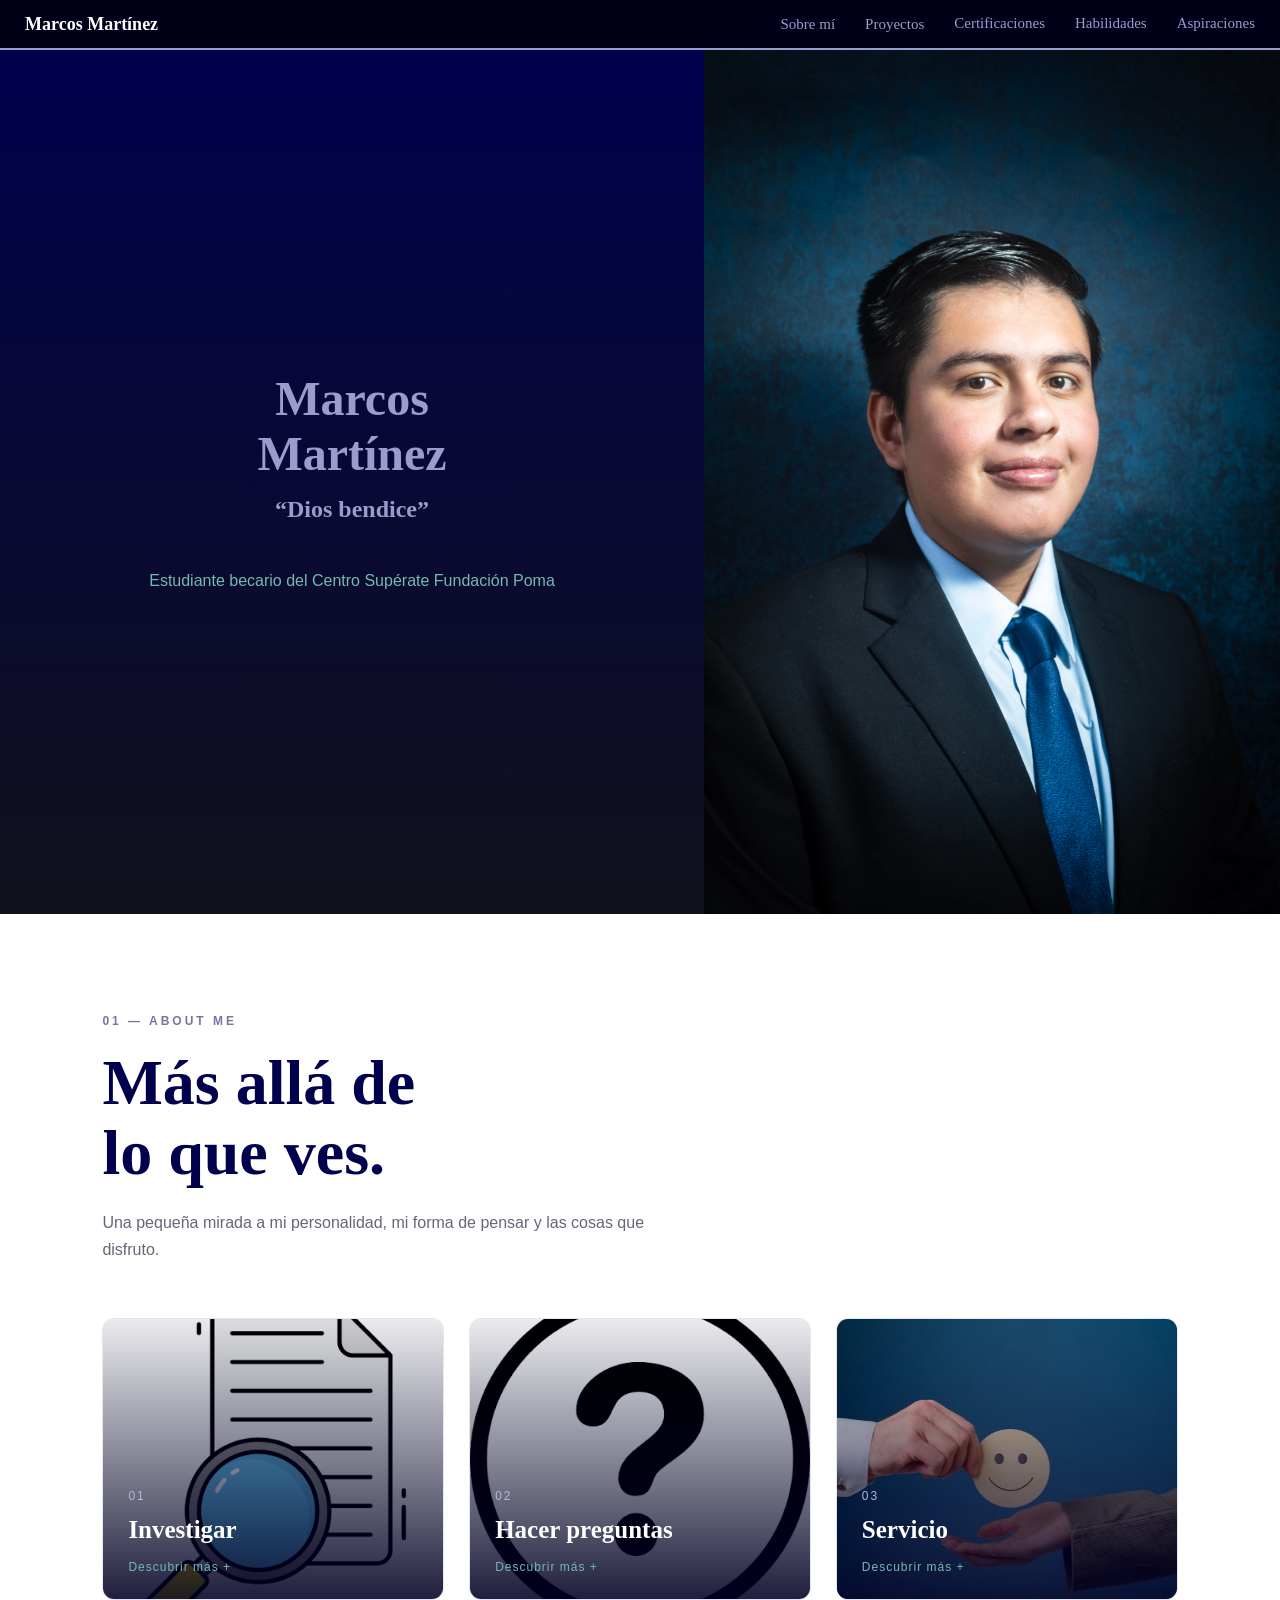
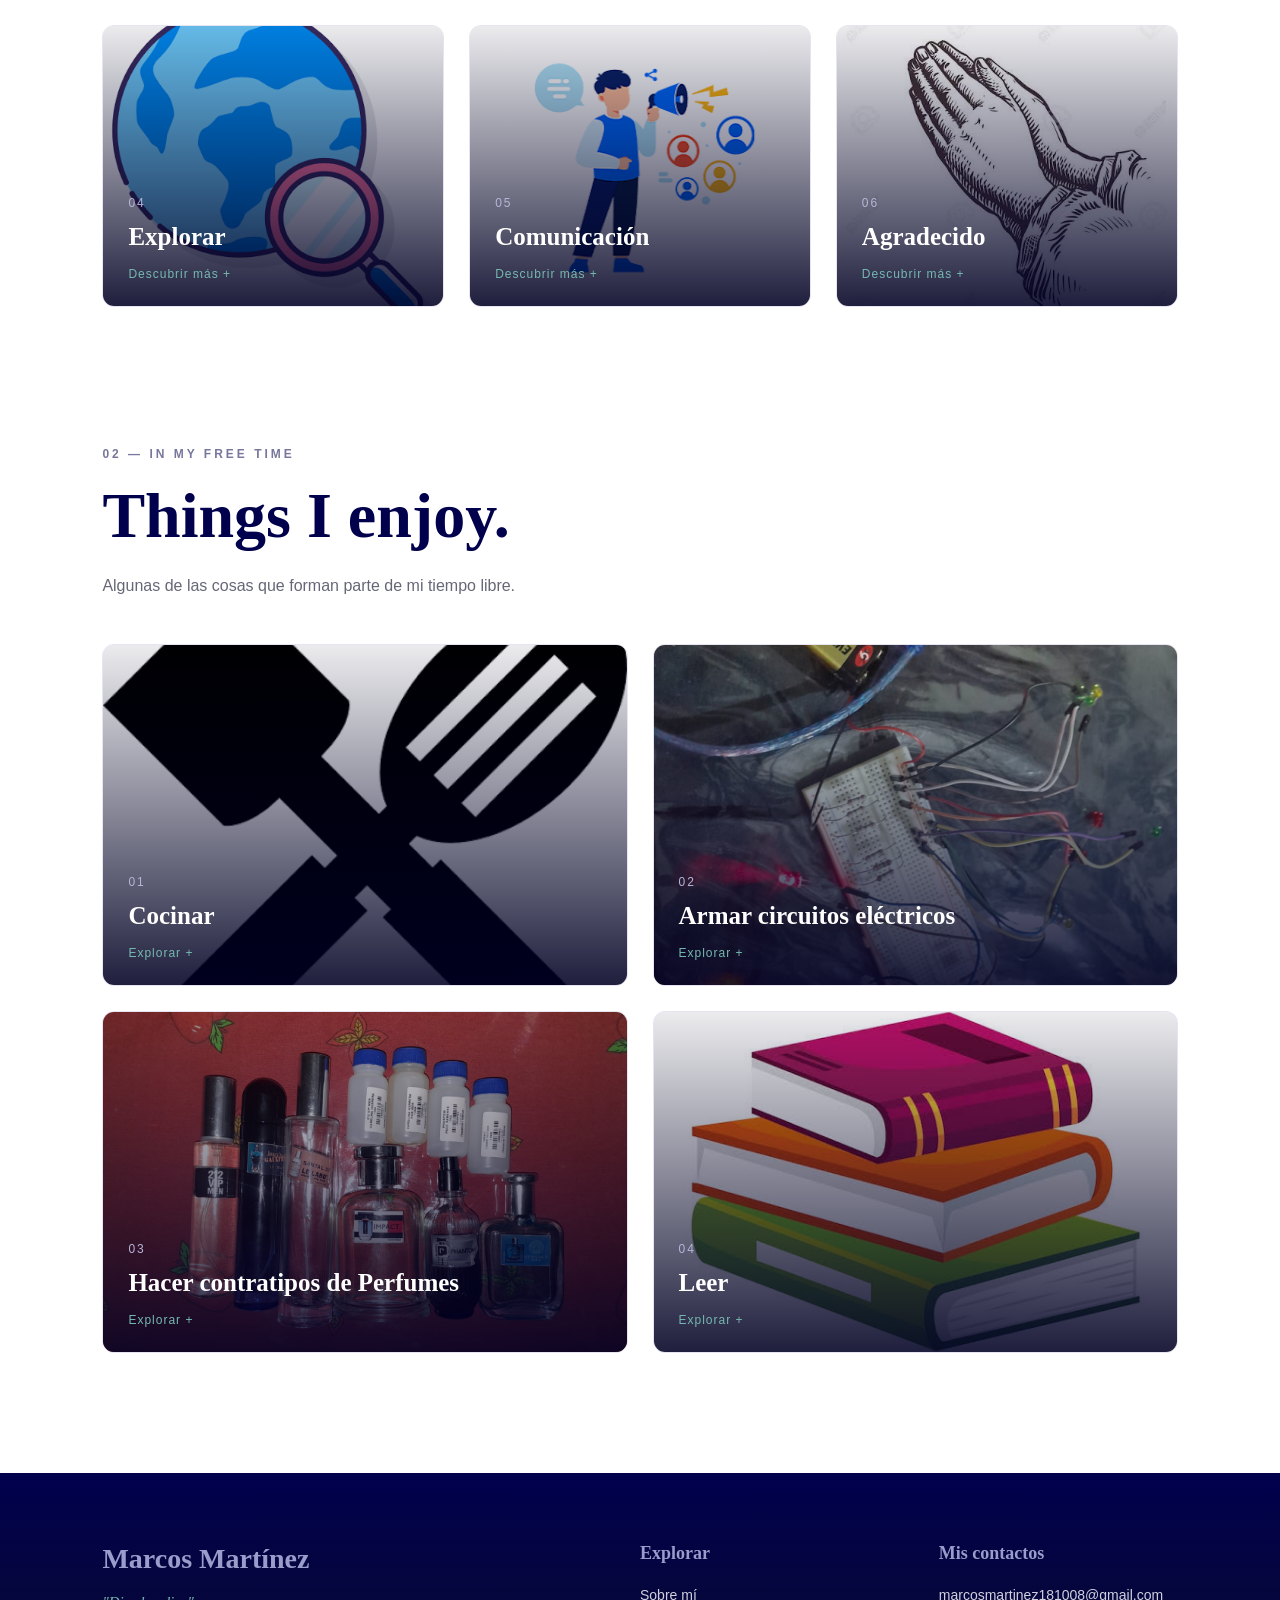
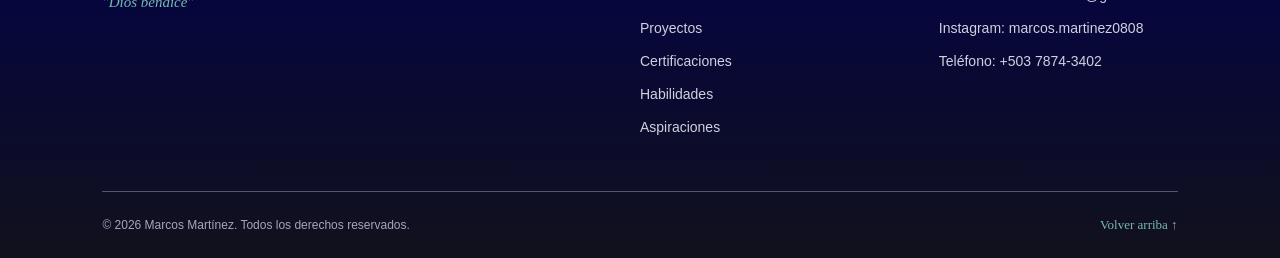
<file: index.html>
<!DOCTYPE html>
<html lang="es">

<head>
    <meta charset="UTF-8">
    <meta name="viewport" content="width=device-width, initial-scale=1.0">

    <link rel="stylesheet" href="style.css">
    <link rel="icon" type="image/x-icon" href="assets/Fotitos/Marca personal.png">
    

    <title>Marcos Martínez | Portafolio</title>
</head>

<body  id="top"></body>

    <!-- CONTENEDOR GENERAL -->
    <div class="page-background">

        <!-- CÍRCULOS DECORATIVOS -->
        <div class="falling-circle circle-1"></div>
        <div class="falling-circle circle-2"></div>
        <div class="falling-circle circle-3"></div>
        <div class="falling-circle circle-4"></div>
        <div class="falling-circle circle-5"></div>
        <div class="falling-circle circle-6"></div>

        <!-- NAVBAR -->
        <header class="navbar">

            <div class="logo">
                Marcos Martínez
            </div>

            <nav>
                <ul class="menu">
                    <li><a href="#about">Sobre mí</a></li>
                    <li><a href="projects.html">Proyectos</a></li>
                    <a href="certifications.html">Certificaciones</a>
                    <a href="skills.html">Habilidades</a>
                    <a href="aspirations.html">Aspiraciones</a>
                </ul>
            </nav>

        </header>

        <!-- SECCIÓN DE PRESENTACIÓN -->
        <section class="hero">

            <div class="hero-content">

                <div class="intro">

                    <h1>Marcos<br>Martínez</h1>

                    <h2>“Dios bendice”</h2>

                    <p>
                        Estudiante becario del Centro
                        Supérate Fundación Poma
                    </p>

                </div>

                <div class="hero-image">

                    <img
                        src="assets/Fotitos/Marcos.jpg"
                        alt="Fotografía de presentación de Marcos"
                    >

                </div>

            </div>

        </section>


        <!-- NUEVA SECCIÓN: SOBRE MÍ -->
        <section class="about-section" id="about">

            <div class="about-container">

                <!-- ENCABEZADO -->
                <div class="section-heading">

                    <span class="section-label">
                        01 — ABOUT ME
                    </span>

                    <h2>
                        Más allá de<br>
                        lo que ves.
                    </h2>

                    <p>
                        Una pequeña mirada a mi personalidad,
                        mi forma de pensar y las cosas que disfruto.
                    </p>

                </div>


                <!-- CARACTERÍSTICAS -->
                <div class="traits-grid">


                    <!-- TARJETA 1 -->
                    <article class="trait-card">

                        <button
                            class="card-trigger"
                            aria-expanded="false"
                            aria-controls="trait-detail-1"
                        >

                            <img
                                src="assets/Fotitos/Investigación.png"
                                alt="Representación de curiosidad"
                            >

                            <div class="card-overlay"></div>

                            <div class="card-content">

                                <span class="card-number">01</span>

                                <h3>Investigar</h3>

                                <span class="card-hint">
                                    Descubrir más +
                                </span>

                            </div>

                        </button>

                        <div
                            class="card-details"
                            id="trait-detail-1"
                            hidden
                        >

                            <p>
                                Me gusta investigar, ya que creo que ir buscando nuevos conocimientos,
                                es como ir descenterrando un tesoro en cada uno de nosotros.
                            </p>

                        </div>

                    </article>


                    <!-- TARJETA 2 -->
                    <article class="trait-card">

                        <button
                            class="card-trigger"
                            aria-expanded="false"
                            aria-controls="trait-detail-2"
                        >

                            <img
                                src="assets/Fotitos/pregunta.png"
                                alt="Representación del pensamiento analítico"
                            >

                            <div class="card-overlay"></div>

                            <div class="card-content">

                                <span class="card-number">02</span>

                                <h3>Hacer preguntas</h3>

                                <span class="card-hint">
                                    Descubrir más +
                                </span>

                            </div>

                        </button>

                        <div
                            class="card-details"
                            id="trait-detail-2"
                            hidden
                        >

                            <p>
                                Creo que cuestionar, es la llave ante del conocimiento y nos libera 
                                del engaño.
                            </p>

                        </div>

                    </article>


                    <!-- TARJETA 3 -->
                    <article class="trait-card">

                        <button
                            class="card-trigger"
                            aria-expanded="false"
                            aria-controls="trait-detail-3"
                        >

                            <img
                                src="assets/Fotitos/servicio.jpg"
                                alt="Representación de disciplina"
                            >

                            <div class="card-overlay"></div>

                            <div class="card-content">

                                <span class="card-number">03</span>

                                <h3>Servicio</h3>

                                <span class="card-hint">
                                    Descubrir más +
                                </span>

                            </div>

                        </button>

                        <div
                            class="card-details"
                            id="trait-detail-3"
                            hidden
                        >

                            <p>
                                Estar presente cuando las personas necesitan ayuda, es una de mis mayores fortalezas y
                                motivaciones.
                            </p>

                        </div>

                    </article>


                    <!-- TARJETA 4 -->
                    <article class="trait-card">

                        <button
                            class="card-trigger"
                            aria-expanded="false"
                            aria-controls="trait-detail-4"
                        >

                            <img
                                src="assets/Fotitos/explorar.png"
                                alt="Representación de liderazgo"
                            >

                            <div class="card-overlay"></div>

                            <div class="card-content">

                                <span class="card-number">04</span>

                                <h3>Explorar</h3>

                                <span class="card-hint">
                                    Descubrir más +
                                </span>

                            </div>

                        </button>

                        <div
                            class="card-details"
                            id="trait-detail-4"
                            hidden
                        >

                            <p>
                                No me gusta quedarme en un solo lugar en un mundo 
                                que espera ser descubierto.
                            </p>

                        </div>

                    </article>


                    <!-- TARJETA 5 -->
                    <article class="trait-card">

                        <button
                            class="card-trigger"
                            aria-expanded="false"
                            aria-controls="trait-detail-5"
                        >

                            <img
                                src="assets/Fotitos/comunicación.png"
                                alt="Representación de comunicación"
                            >

                            <div class="card-overlay"></div>

                            <div class="card-content">

                                <span class="card-number">05</span>

                                <h3>Comunicación</h3>

                                <span class="card-hint">
                                    Descubrir más +
                                </span>

                            </div>

                        </button>

                        <div
                            class="card-details"
                            id="trait-detail-5"
                            hidden
                        >

                            <p>
                                Valoro expresar mis ideas con claridad,
                                compartir conocimientos y escuchar, así mismo, 
                                escuchar a las personas que me rodean.
                                
                            </p>

                        </div>

                    </article>


                    <!-- TARJETA 6 -->
                    <article class="trait-card">

                        <button
                            class="card-trigger"
                            aria-expanded="false"
                            aria-controls="trait-detail-6"
                        >

                            <img
                                src="assets/Fotitos/agradecido.jpg"
                                alt="Representación de servicio"
                            >

                            <div class="card-overlay"></div>

                            <div class="card-content">

                                <span class="card-number">06</span>

                                <h3>Agradecido</h3>

                                <span class="card-hint">
                                    Descubrir más +
                                </span>

                            </div>

                        </button>

                        <div
                            class="card-details"
                            id="trait-detail-6"
                            hidden
                        >

                            <p>
                                Le doy gracias a Dios por darme la oportunidad de hacer algo nuevo y seguir mejorando en 
                                mi vida, asi mismo a las personas que conozco en el camino y que lo conforman.
                            </p>

                        </div>

                    </article>

                </div>


                <!-- SECCIÓN DE HOBBIES -->
                <div class="hobbies-section">

                    <div class="section-heading hobbies-heading">

                        <span class="section-label">
                            02 — IN MY FREE TIME
                        </span>

                        <h2>
                            Things I enjoy.
                        </h2>

                        <p>
                            Algunas de las cosas que forman parte
                            de mi tiempo libre.
                        </p>

                    </div>


                    <!-- GRID DE HOBBIES -->
                    <div class="hobbies-grid">


                        <!-- HOBBY 1 -->
                        <article class="hobby-card">

                            <button
                                class="card-trigger"
                                aria-expanded="false"
                                aria-controls="hobby-detail-1"
                            >

                                <img
                                    src="assets/Fotitos/Cocina.png"
                                    alt="Hobby número uno"
                                >

                                <div class="card-overlay"></div>

                                <div class="card-content">

                                    <span class="card-number">01</span>

                                    <h3>Cocinar</h3>

                                    <span class="card-hint">
                                        Explorar +
                                    </span>

                                </div>

                            </button>

                            <div
                                class="card-details"
                                id="hobby-detail-1"
                                hidden
                            >

                                <p>
                                    Cocinar en un arte, lema y una manera de expresar el amor y cariño que tengo 
                                    de mi familia y ver como lo disfrutan es una gra sastisacción.
                                
                                </p>

                            </div>

                        </article>


                        <!-- HOBBY 2 -->
                        <article class="hobby-card">

                            <button
                                class="card-trigger"
                                aria-expanded="false"
                                aria-controls="hobby-detail-2"
                            >

                                <img
                                    src="assets/Fotitos/Circuito.jpg"
                                    alt="Hobby número dos"
                                >

                                <div class="card-overlay"></div>

                                <div class="card-content">

                                    <span class="card-number">02</span>

                                    <h3>Armar circuitos eléctricos</h3>

                                    <span class="card-hint">
                                        Explorar +
                                    </span>

                                </div>

                            </button>

                            <div
                                class="card-details"
                                id="hobby-detail-2"
                                hidden
                            >

                                <p>
                                    Desde el año pasado, me ha interesado el área de los circuitos, sus funcionamientos
                                    y aplicaciones, por ello, de vez en cuando, armo un pequeño circuito.
                                </p>

                            </div>

                        </article>


                        <!-- HOBBY 3 -->
                        <article class="hobby-card">

                            <button
                                class="card-trigger"
                                aria-expanded="false"
                                aria-controls="hobby-detail-3"
                            >

                                <img
                                    src="assets/Fotitos/Perfumitos.jpg"
                                    alt="Hobby número tres"
                                >

                                <div class="card-overlay"></div>

                                <div class="card-content">

                                    <span class="card-number">03</span>

                                    <h3>Hacer contratipos de Perfumes</h3>

                                    <span class="card-hint">
                                        Explorar +
                                    </span>

                                </div>

                            </button>

                            <div
                                class="card-details"
                                id="hobby-detail-3"
                                hidden
                            >

                                <p>
                                    He perfeccionado este hobby, me gusta hacer estos contratipos.
                                </p>

                            </div>

                        </article>


                        <!-- HOBBY 4 -->
                        <article class="hobby-card">

                            <button
                                class="card-trigger"
                                aria-expanded="false"
                                aria-controls="hobby-detail-4"
                            >

                                <img
                                    src="assets/Fotitos/libro.jpg"
                                    alt="Hobby número cuatro"
                                >

                                <div class="card-overlay"></div>

                                <div class="card-content">

                                    <span class="card-number">04</span>

                                    <h3>Leer</h3>

                                    <span class="card-hint">
                                        Explorar +
                                    </span>

                                </div>

                            </button>

                            <div
                                class="card-details"
                                id="hobby-detail-4"
                                hidden
                            >

                                <p>
                                    Me gusta leer aunque sea un poco de cada cosa, incluso,
                                    cosas minimas e innecesarias, pero me gusta leer.
                                </p>

                            </div>

                        </article>

                    </div>

                </div>

            </div>

        </section>

    </div>


    <script src="script.js"></script>


<!-- ============================= -->
<!-- FOOTER                        -->
<!-- ============================= -->

<footer class="footer" id="contact">

    <div class="footer-container">

        <!-- IDENTIDAD -->
        <div class="footer-brand">

            <h2>Marcos Martínez</h2>

           

            <span class="footer-quote">
                "Dios bendice"
            </span>

        </div>


        <!-- NAVEGACIÓN -->
        <div class="footer-column">

            <h3>Explorar</h3>

            <ul>
                <li><a href="#about">Sobre mí</a></li>
                <li><a href="#projects">Proyectos</a></li>
                <li><a href="#certifications">Certificaciones</a></li>
                <li><a href="#skills">Habilidades</a></li>
                <li><a href="#aspirations">Aspiraciones</a></li>
            </ul>

        </div>


       
        <div class="footer-column">

            <h3>Mis contactos</h3>

            <ul>
                <li>
                    <a href="mailto:TU_CORREO">
                        marcosmartinez181008@gmail.com
                    </a>
                </li>

                <li>
                    <a href="https://www.linkedin.com/"
                       target="_blank"
                       rel="noopener noreferrer">
                        Instagram:
                        marcos.martinez0808
                    </a>
                </li>

                <li>
                    <a href="https://github.com/"
                       target="_blank"
                       rel="noopener noreferrer">
                        Teléfono:
                        +503 7874-3402
                    </a>
                </li>
            </ul>

        </div>

    </div>


    
    <div class="footer-bottom">

        <p>
            © 2026 Marcos Martínez. Todos los derechos reservados.
        </p>

        <a href="#top" class="back-to-top">
            Volver arriba ↑
        </a>

    </div>

</footer>

</body>

</html>
</file>
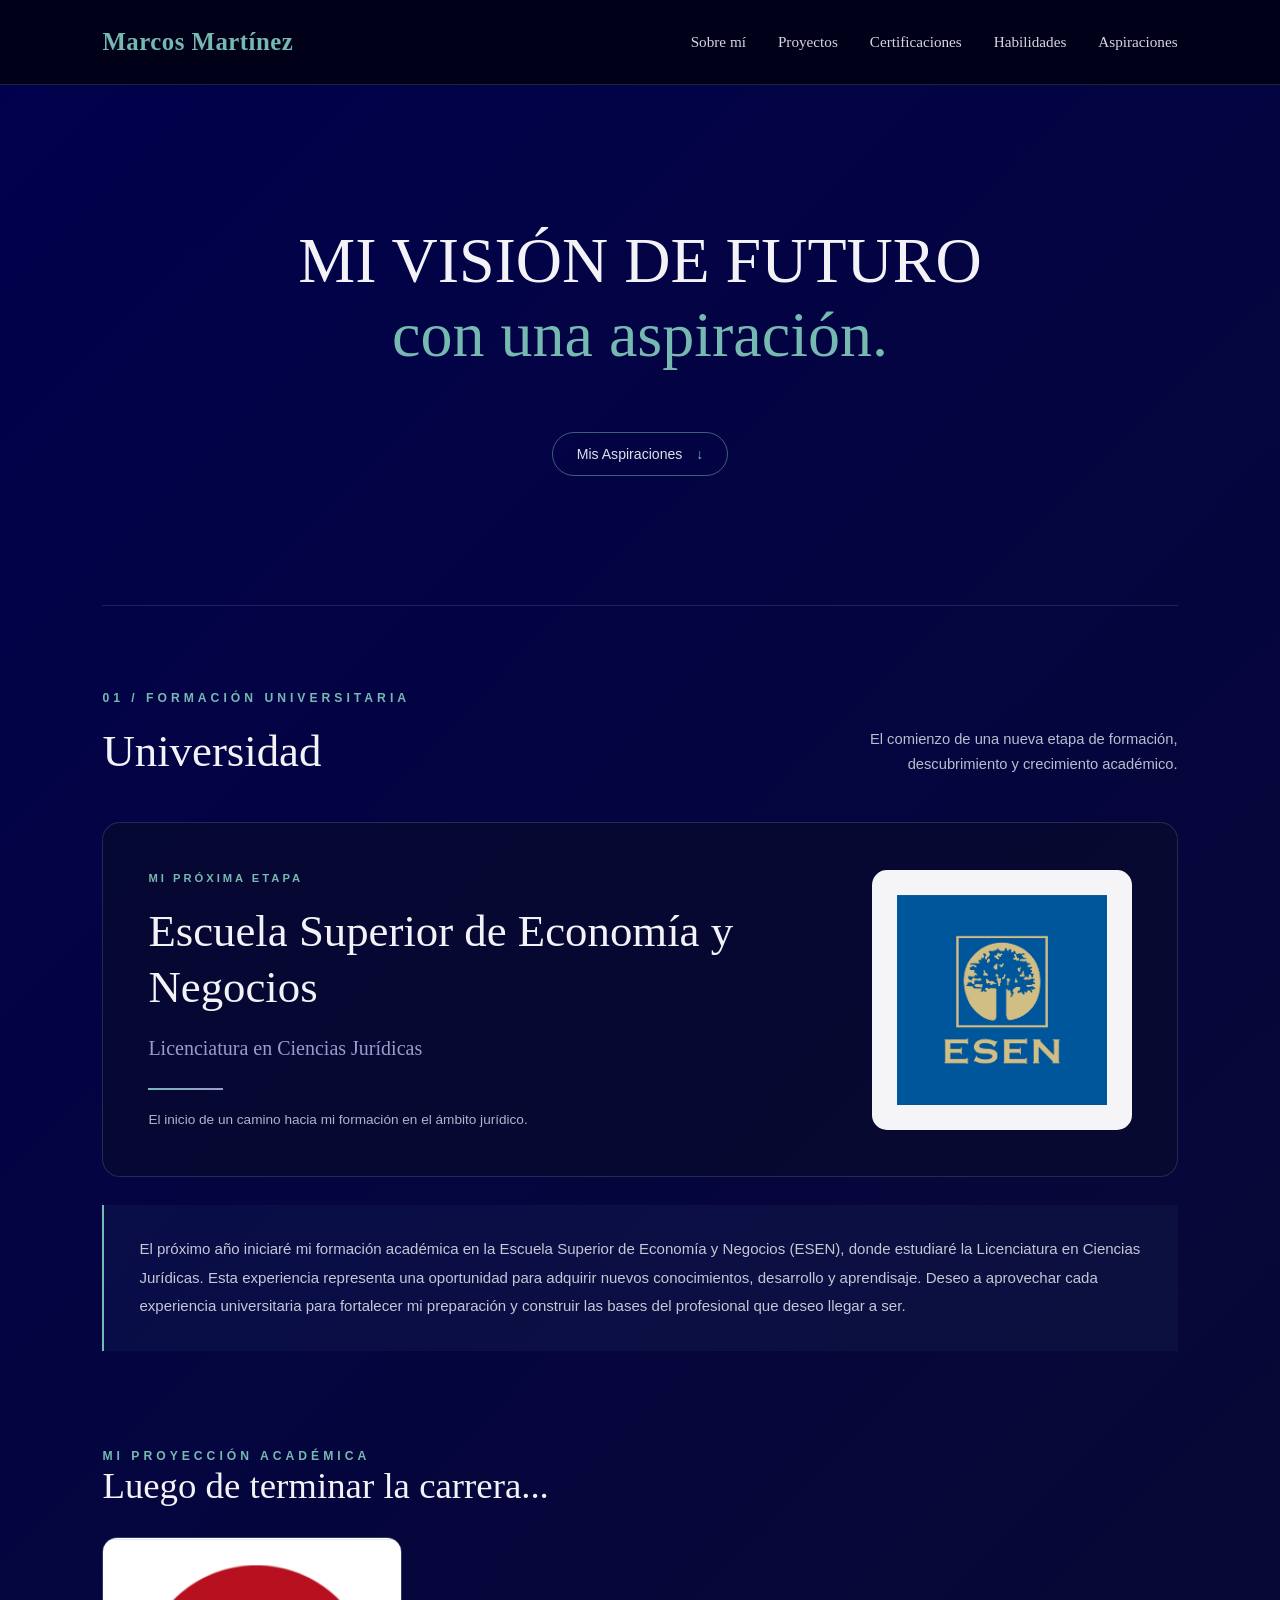
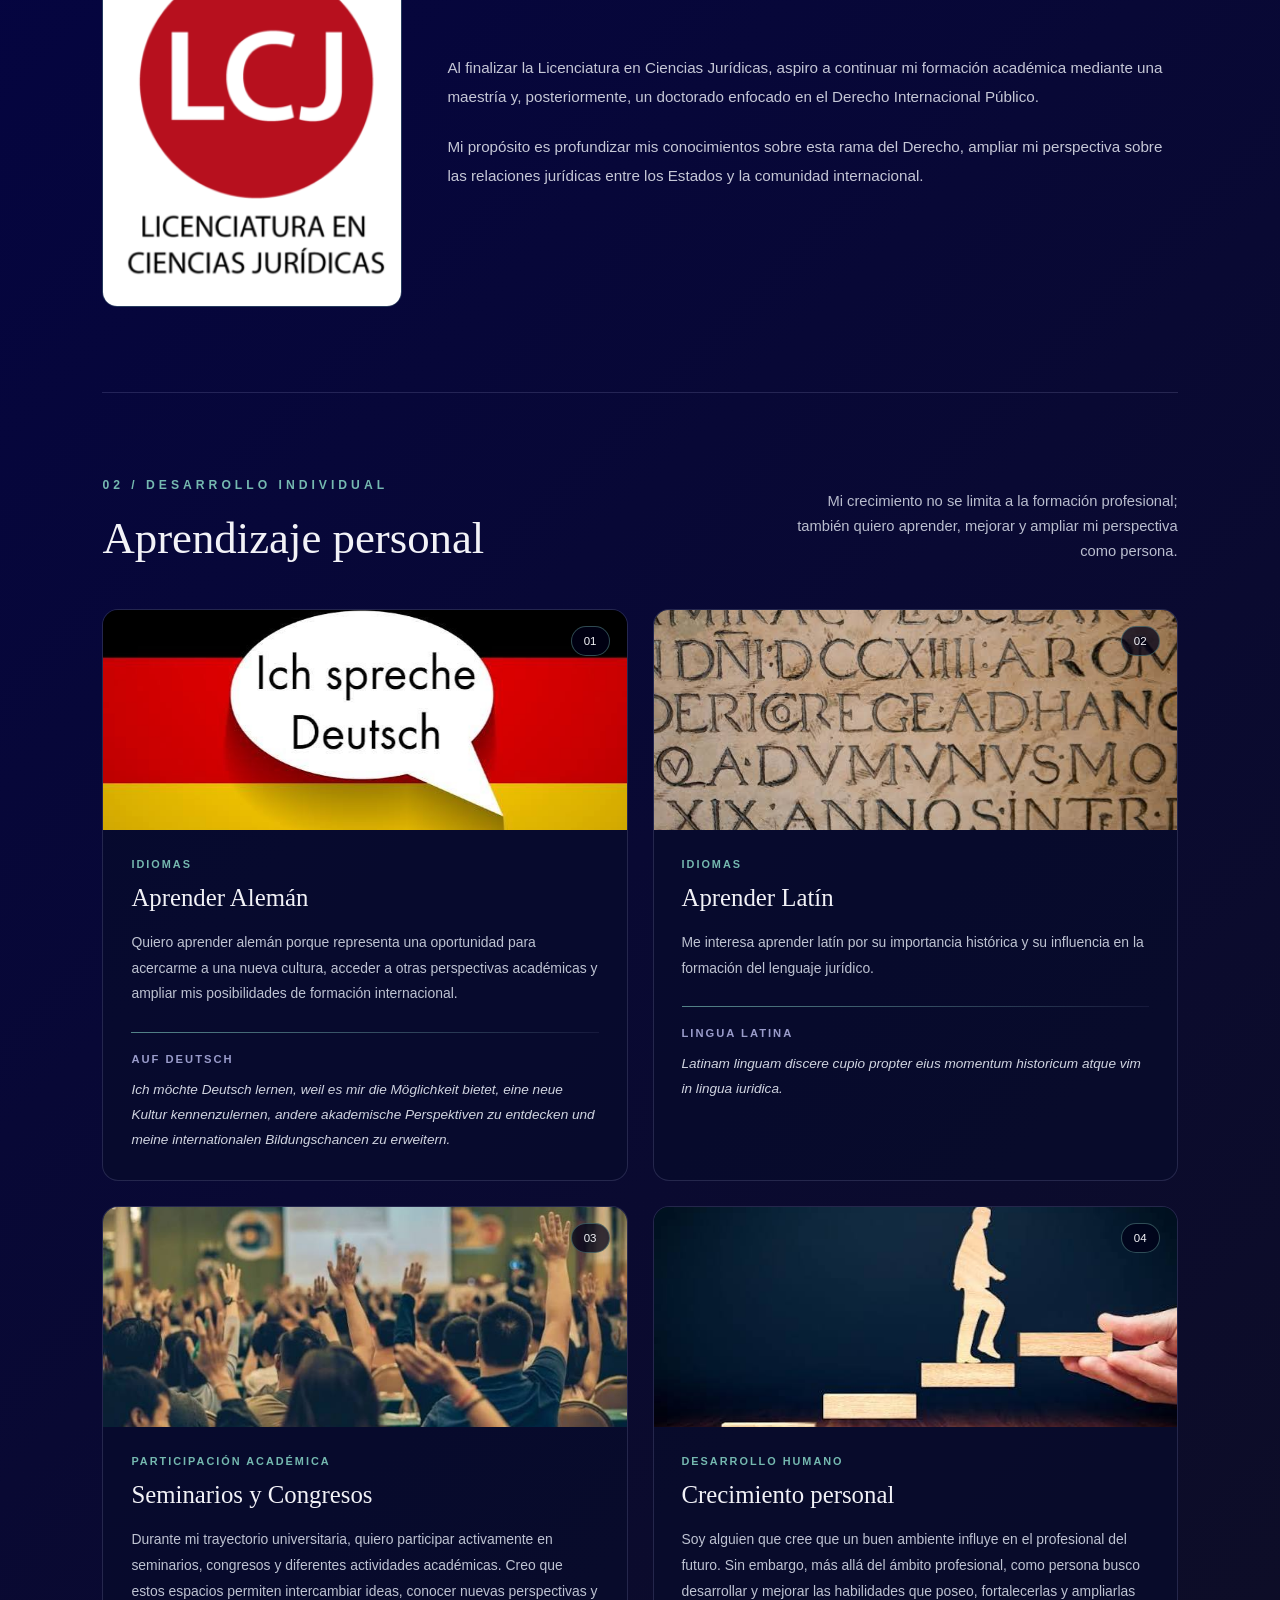
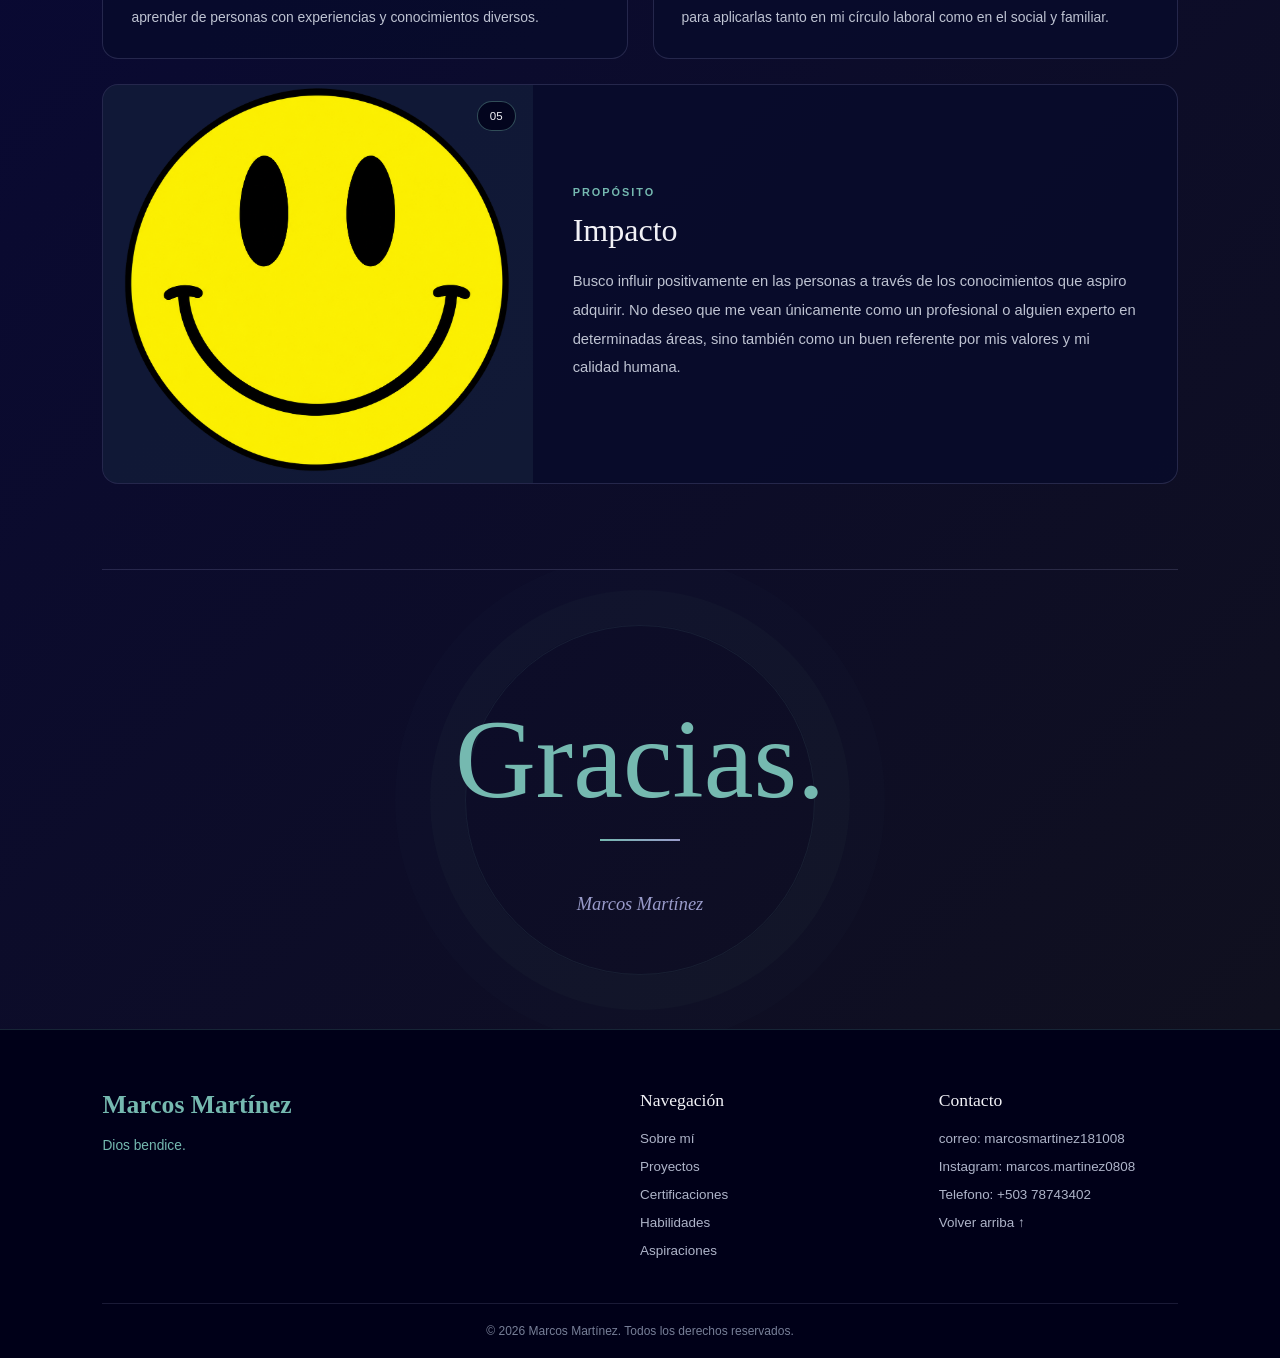
<file: aspirations.html>
<!DOCTYPE html>
<html lang="es">

<head>
    <meta charset="UTF-8">
    <meta name="viewport" content="width=device-width, initial-scale=1.0">

    <title>Aspiraciones | Marcos Martínez</title>
<link rel="icon" type="image/x-icon" href="assets/Fotitos/Marca personal.png">
    
    <link rel="stylesheet" href="aspirations.css">
</head>

<body id="top">

   
    <div class="circles" aria-hidden="true">
        <span></span>
        <span></span>
        <span></span>
        <span></span>
        <span></span>
        <span></span>
    </div>


    
    <header class="navbar">

        <a href="index.html" class="logo">Marcos Martínez</a>

        <nav class="nav-links">
            <a href="index.html">Sobre mí</a>
            <a href="projects.html">Proyectos</a>
            <a href="certifications.html">Certificaciones</a>
            <a href="skills.html">Habilidades</a>
            <a href="aspirations.html">Aspiraciones</a>
        </nav>

    </header>


    <main>

        

        <section class="aspirations-intro reveal">

            

            <h1>
               MI VISIÓN DE FUTURO
                <span>con una aspiración.</span>
            </h1>

            

            <a href="#university" class="intro-button">
            Mis Aspiraciones <span>↓</span>
            </a>

        </section>



        <section class="aspiration-section university-section" id="university">

            <div class="section-heading reveal">

                <div>
                    <p class="section-label">01 / FORMACIÓN UNIVERSITARIA</p>
                    <h2>Universidad</h2>
                </div>

                <p class="section-description">
                    El comienzo de una nueva etapa de formación,
                    descubrimiento y crecimiento académico.
                </p>

            </div>


            
            <div class="university-header reveal">

                <div class="university-information">

                    <span class="university-tag">MI PRÓXIMA ETAPA</span>

                    <h3>
                        Escuela Superior de Economía y Negocios
                    </h3>

                    <p class="degree-name">
                        Licenciatura en Ciencias Jurídicas
                    </p>

                    <div class="university-line"></div>

                    <p class="university-caption">
                        El inicio de un camino hacia mi formación
                        en el ámbito jurídico.
                    </p>

                </div>


                <div class="university-logo-container">

                   
                    <img
                        src="assets/Fotitos/ESEN.png"
                        alt="Logo de la Escuela Superior de Economía y Negocios"
                        class="university-logo"
                    >

                </div>

            </div>


           

            <div class="university-description reveal">

                <p>
                    El próximo año iniciaré mi formación académica en la
                    Escuela Superior de Economía y Negocios (ESEN),
                    donde estudiaré la Licenciatura en Ciencias Jurídicas.
                    Esta experiencia representa una oportunidad para
                    adquirir nuevos conocimientos, desarrollo y aprendisaje. Deseo a aprovechar cada
                    experiencia universitaria para fortalecer mi
                    preparación y construir las bases del profesional
                    que deseo llegar a ser.
                </p>

            </div>





            <div class="future-academic reveal">

                <div class="future-heading">
                    <span class="section-label">MI PROYECCIÓN ACADÉMICA</span>

                    <h3>Luego de terminar la carrera...</h3>
                </div>


                <div class="future-content">

                    <div class="future-image-container">

                      
                        <img
                            src="assets/Fotitos/Licenciaturas.png"
                            alt="Imagen relacionada con el Derecho Internacional Público"
                            class="future-image"
                        >

                        

                    </div>


                    <div class="future-text">

                        <p>
                            Al finalizar la Licenciatura en Ciencias
                            Jurídicas, aspiro a continuar mi formación
                            académica mediante una maestría y,
                            posteriormente, un doctorado enfocado en
                            el Derecho Internacional Público.
                        </p>

                        <p>
                            Mi propósito es profundizar mis conocimientos
                            sobre esta rama del Derecho, ampliar mi
                            perspectiva sobre las relaciones jurídicas
                            entre los Estados y la comunidad internacional.
                        </p>

                    </div>

                </div>

            </div>

        </section>



        

        <section class="aspiration-section personal-learning" id="learning">

            <div class="section-heading reveal">

                <div>
                    <p class="section-label">02 / DESARROLLO INDIVIDUAL</p>
                    <h2>Aprendizaje personal</h2>
                </div>

                <p class="section-description">
                    Mi crecimiento no se limita a la formación
                    profesional; también quiero aprender, mejorar
                    y ampliar mi perspectiva como persona.
                </p>

            </div>



        <!-- TARJETAS -->

            <div class="learning-grid">


               

                <article class="learning-card language-card reveal">

                    <div class="learning-image">

                        <img
                            src="assets/Fotitos/Aleman.jpg"
                            alt="Representación del idioma alemán"
                        >

                        <span class="image-number">01</span>

                    </div>

                    <div class="learning-content">

                        <span class="learning-tag">IDIOMAS</span>

                        <h3>Aprender Alemán</h3>

                        <p class="language-spanish">
                            Quiero aprender alemán porque representa
                            una oportunidad para acercarme a una nueva
                            cultura, acceder a otras perspectivas
                            académicas y ampliar mis posibilidades
                            de formación internacional.
                        </p>

                        <div class="translation-divider"></div>

                        <span class="translation-label">AUF DEUTSCH</span>

                        <p class="translated-text">
                            Ich möchte Deutsch lernen, weil es mir
                            die Möglichkeit bietet, eine neue Kultur
                            kennenzulernen, andere akademische
                            Perspektiven zu entdecken und meine
                            internationalen Bildungschancen zu erweitern.
                        </p>

                    </div>

                </article>



                <!-- LATÍN -->

                <article class="learning-card language-card reveal">

                    <div class="learning-image">

                        <img
                            src="assets/Fotitos/Latín.jpg"
                            alt="Manuscrito antiguo en latín"
                        >

                        <span class="image-number">02</span>

                    </div>

                    <div class="learning-content">

                        <span class="learning-tag">IDIOMAS</span>

                        <h3>Aprender Latín</h3>

                        <p class="language-spanish">
                            Me interesa aprender latín por su importancia
                            histórica y su influencia en la formación
                            del lenguaje jurídico.
                        </p>

                        <div class="translation-divider"></div>

                        <span class="translation-label">LINGUA LATINA</span>

                        <p class="translated-text">
                            Latinam linguam discere cupio propter
                            eius momentum historicum atque vim
                            in lingua iuridica. 
                        </p>

                    </div>

                </article>



               

                <article class="learning-card reveal">

                    <div class="learning-image">

                        <img
                            src="assets/Fotitos/seminario.jpg"
                            alt="Auditorio de una actividad académica"
                        >

                        <span class="image-number">03</span>

                    </div>

                    <div class="learning-content">

                        <span class="learning-tag">PARTICIPACIÓN ACADÉMICA</span>

                        <h3>Seminarios y Congresos</h3>

                        <p>
                            Durante mi trayectorio universitaria, quiero  participar activamente en seminarios,
                            congresos y diferentes actividades académicas.
                             Creo que estos espacios permiten
                            intercambiar ideas, conocer nuevas perspectivas
                            y aprender de personas con experiencias
                            y conocimientos diversos.
                        </p>

                    </div>

                </article>




                <article class="learning-card reveal">

                    <div class="learning-image">

                        <img
                            src="assets/Fotitos/crecimiento.jpg"
                            alt="Paisaje que representa el crecimiento personal"
                        >

                        <span class="image-number">04</span>

                    </div>

                    <div class="learning-content">

                        <span class="learning-tag">DESARROLLO HUMANO</span>

                        <h3>Crecimiento personal</h3>

                        <p>
                            Soy alguien que cree que un buen ambiente
                            influye en el profesional del futuro.
                            Sin embargo, más allá del ámbito profesional,
                            como persona busco desarrollar y mejorar
                            las habilidades que poseo, fortalecerlas
                            y ampliarlas para aplicarlas tanto en mi
                            círculo laboral como en el social y familiar.
                        </p>

                    </div>

                </article>



                

                <article class="learning-card impact-card reveal">

                    <div class="learning-image">

                        <img
                            src="assets/Fotitos/Hombre feliz.png"
                            alt="Personas colaborando y compartiendo conocimientos"
                        >

                        <span class="image-number">05</span>

                    </div>

                    <div class="learning-content">

                        <span class="learning-tag">PROPÓSITO</span>

                        <h3>Impacto</h3>

                        <p>
                            Busco influir positivamente en las personas
                            a través de los conocimientos que aspiro
                            adquirir. No deseo que me vean únicamente
                            como un profesional o alguien experto en
                            determinadas áreas, sino también como un
                            buen referente por mis valores y mi calidad
                            humana.
                        </p>

                    </div>

                </article>


            </div>

        </section>



        

        <section class="thank-you-section reveal">

            <div class="thank-you-decoration"></div>

            

            <h2>Gracias.</h2>

            <div class="thank-you-line"></div>

           

            <span class="signature">Marcos Martínez</span>

        </section>

    </main>




    <footer class="footer">

        <div class="footer-main">

            <div class="footer-brand">

                <h2>Marcos Martínez</h2>

            
                <span>Dios bendice.</span>

            </div>


            <div class="footer-navigation">

                <h3>Navegación</h3>

                <a href="index.html">Sobre mí</a>
                <a href="projects.html">Proyectos</a>
                <a href="certifications.html">Certificaciones</a>
                <a href="skills.html">Habilidades</a>
                <a href="aspirations.html">Aspiraciones</a>

            </div>


            <div class="footer-contact">

                <h3>Contacto</h3>

                
                <a href="mailto:TU-CORREO"> correo: marcosmartinez181008</a>
 <a href="mailto:TU-CORREO">Instagram: marcos.martinez0808</a>
  <a href="mailto:TU-CORREO">Telefono: +503 78743402</a>
                <a href="#top">Volver arriba ↑</a>

            </div>

        </div>


        <div class="footer-bottom">

            <p>
                © 2026 Marcos Martínez. Todos los derechos reservados.
            </p>

        </div>

    </footer>


    <script src="aspirations.js"></script>

</body>
</html>
</file>
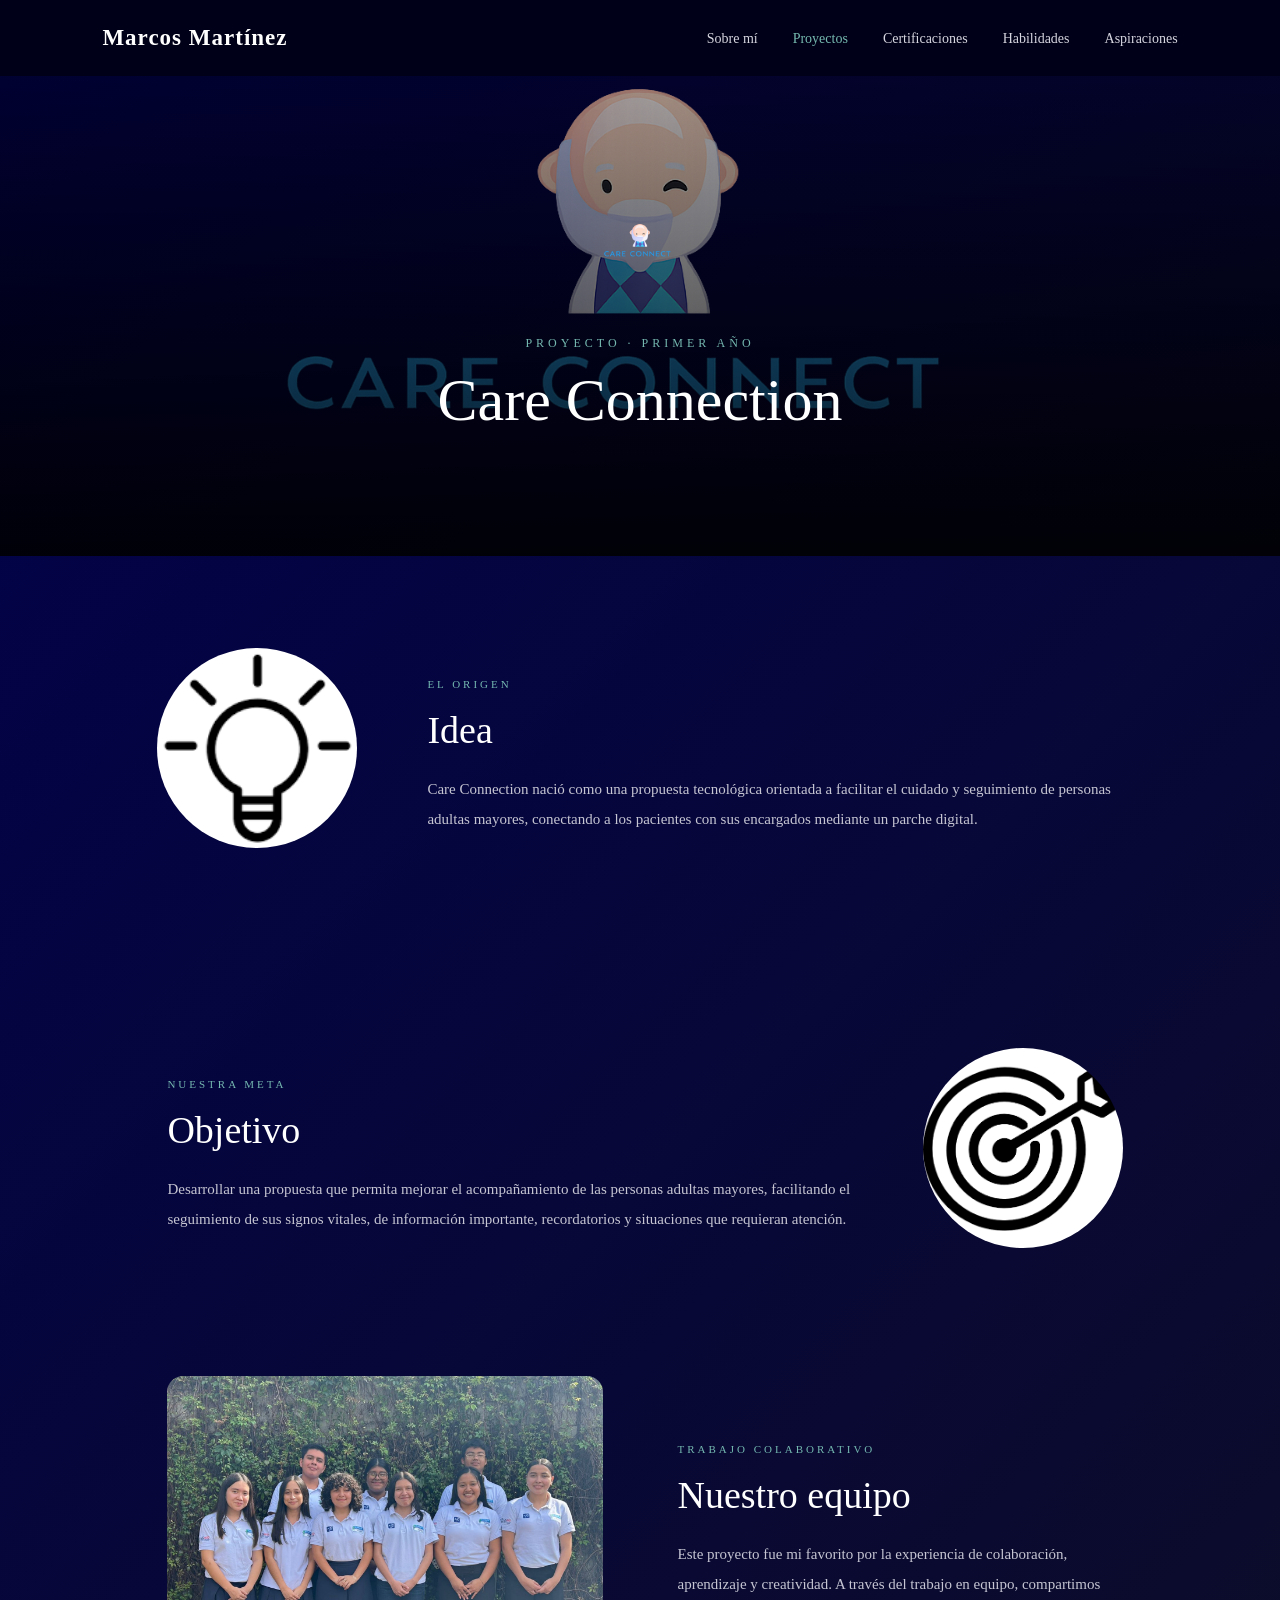
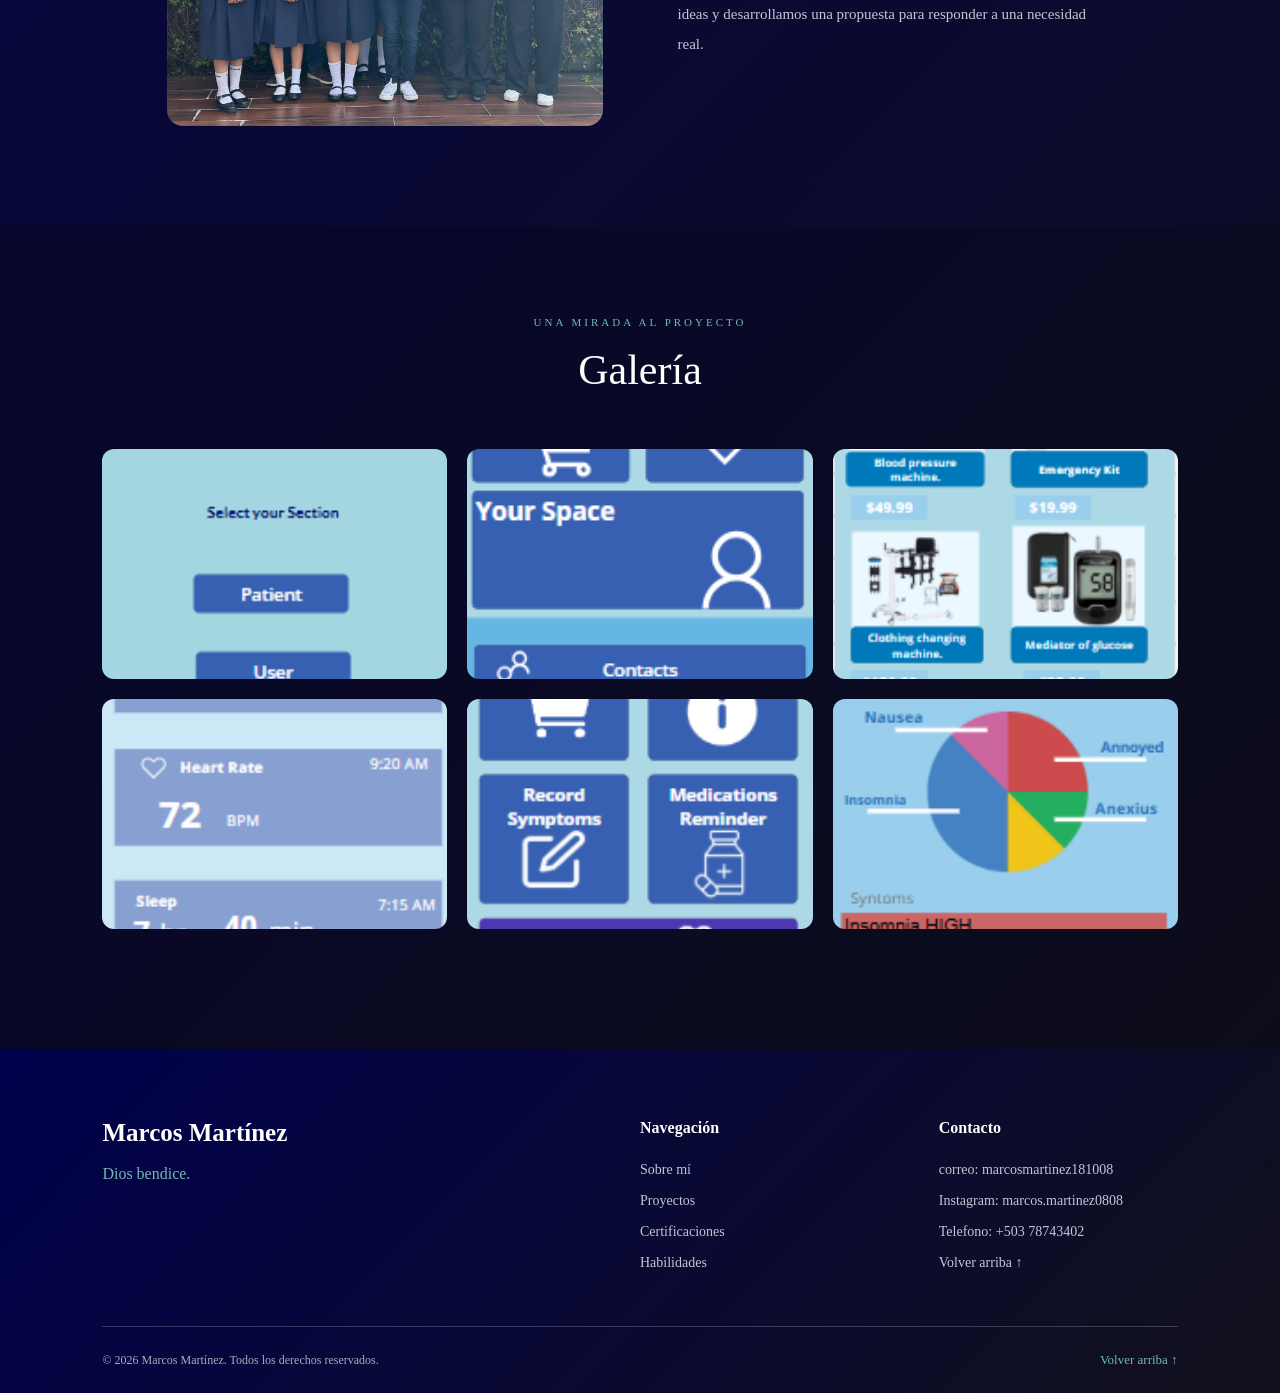
<file: care-connection.html>
<!DOCTYPE html>
<html lang="es">

<head>
    <meta charset="UTF-8">
    <meta name="viewport" content="width=device-width, initial-scale=1.0">

    <title>Care Connection | Marcos Martínez</title>
    <link rel="icon" type="image/x-icon" href="assets/Fotitos/Marca personal.png">
    

    <link rel="stylesheet" href="care-connection.css">
</head>

<body id="top">

    <div class="page-background">

        <!-- CÍRCULOS ANIMADOS -->
        <div class="falling-circles">
            <span class="circle circle-1"></span>
            <span class="circle circle-2"></span>
            <span class="circle circle-3"></span>
            <span class="circle circle-4"></span>
            <span class="circle circle-5"></span>
            <span class="circle circle-6"></span>
        </div>

        <!-- NAVBAR -->
        <header class="navbar">

            <a href="index.html" class="logo">
                Marcos Martínez
            </a>

            <nav>
                <ul>
                    <li><a href="index.html#about">Sobre mí</a></li>
                    <li><a href="projects.html" class="active">Proyectos</a></li>
                    <li><a href="certifications.html">Certificaciones</a></li>
                    <li><a href="skills.html">Habilidades</a></li>
                    <li><a href="aspirations.html">Aspiraciones</a></li>
                </ul>
            </nav>

        </header>


        <!-- PORTADA DEL PROYECTO -->
        <main>

            <section class="project-hero">

                <img
                    src="assets/Fotitos/Care conection.png"
                    alt="Portada de Care Connection"
                    class="hero-image">

                <div class="hero-overlay"></div>

                <div class="hero-content">

                    <img
                        src="assets/Fotitos/Care conection.png"
                        alt="Logo de Care Connection"
                        class="hero-logo">

                    <p>PROYECTO · PRIMER AÑO</p>

                    <h1>Care Connection</h1>

                    

                </div>

            </section>


            <!-- IDEA -->
            <section class="project-section idea-section">

                <div class="section-icon">
                  <span><img src="assets/Fotitos/foquito.png" alt="foto " style="width: 200px; height: 200px; border-radius: 50%; object-fit: cover;"></span>  
                </div>

                <div class="section-content">

                    <p class="section-label">EL ORIGEN</p>

                    <h2>Idea</h2>

                    <p>
                        Care Connection nació como una propuesta tecnológica
                        orientada a facilitar el cuidado y seguimiento de
                        personas adultas mayores, conectando a los pacientes
                        con sus encargados mediante un parche digital.
                    </p>

                </div>

            </section>


            <!-- OBJETIVO -->
            <section class="project-section objective-section">

                <div class="section-content">

                    <p class="section-label">NUESTRA META</p>

                    <h2>Objetivo</h2>

                    <p>
                        Desarrollar una propuesta que permita mejorar el
                        acompañamiento de las personas adultas mayores,
                        facilitando el seguimiento de sus signos vitales, de información importante,
                        recordatorios y situaciones que requieran atención.
                    </p>

                </div>

                <div class="section-icon">
                    <span><img src="assets/Fotitos/Dardos.png"   alt="foto" style="width: 200px; height: 200px; border-radius: 50%; object-fit: cover;"  ></span>
                </div>

            </section>


            <!-- EQUIPO -->
            <section class="team-section">

                <div class="team-image-container">

                    <img
                        src="assets/Fotitos/grupo1.jpg"
                        alt="Equipo de Care Connection">

                </div>

                <div class="team-content">

                    <p class="section-label">TRABAJO COLABORATIVO</p>

                    <h2>Nuestro equipo</h2>

                    <p>
                        Este proyecto fue mi favorito por la experiencia de colaboración,
                        aprendizaje y creatividad. A través del trabajo en
                        equipo, compartimos ideas y desarrollamos una
                        propuesta para responder a una necesidad real.
                    </p>

                </div>

            </section>


            <!-- GALERÍA -->
            <section class="gallery-section">

                <div class="gallery-heading">

                    <p class="section-label">UNA MIRADA AL PROYECTO</p>

                    <h2>Galería</h2>

                   
                </div>


                <div class="gallery-grid">

                    <img src="assets/Fotitos/pantalla-1.png" alt="Care Connection fotografía 1">

                    <img src="assets/Fotitos/pantalla-2.png" alt="Care Connection fotografía 2">

                    <img src="assets/Fotitos/Pantalla-3.png" alt="Care Connection fotografía 3">

                    <img src="assets/Fotitos/Pantalla-4.png" alt="Care Connection fotografía 4">

                    <img src="assets/Fotitos/Pantalla-5.png" alt="Care Connection fotografía 5">

                    <img src="assets/Fotitos/Pantalla-6.png" alt="Care Connection fotografía 6">

                </div>

            </section>

        </main>


        <!-- FOOTER -->
        <footer class="footer">

            <div class="footer-container">

                <div class="footer-brand">

                    <h2>Marcos Martínez</h2>

                    

                    <span>Dios bendice.</span>

                </div>


                <div class="footer-links">

                    <h3>Navegación</h3>

                    <a href="index.html#about">Sobre mí</a>
                    <a href="projects.html">Proyectos</a>
                    <a href="index.html#certifications">Certificaciones</a>
                    <a href="index.html#skills">Habilidades</a>

                </div>


                <div class="footer-contact">

                    <h3>Contacto</h3>

                    <a href="mailto:TU-CORREO"> correo: marcosmartinez181008</a>
 <a href="mailto:TU-CORREO">Instagram: marcos.martinez0808</a>
  <a href="mailto:TU-CORREO">Telefono: +503 78743402</a>
                <a href="#top">Volver arriba ↑</a>

                </div>

            </div>


            <div class="footer-bottom">

                <p>© 2026 Marcos Martínez. Todos los derechos reservados.</p>

                <a href="#top">Volver arriba ↑</a>

            </div>

        </footer>

    </div>

    <script src="script.js"></script>

</body>
</html>
</file>
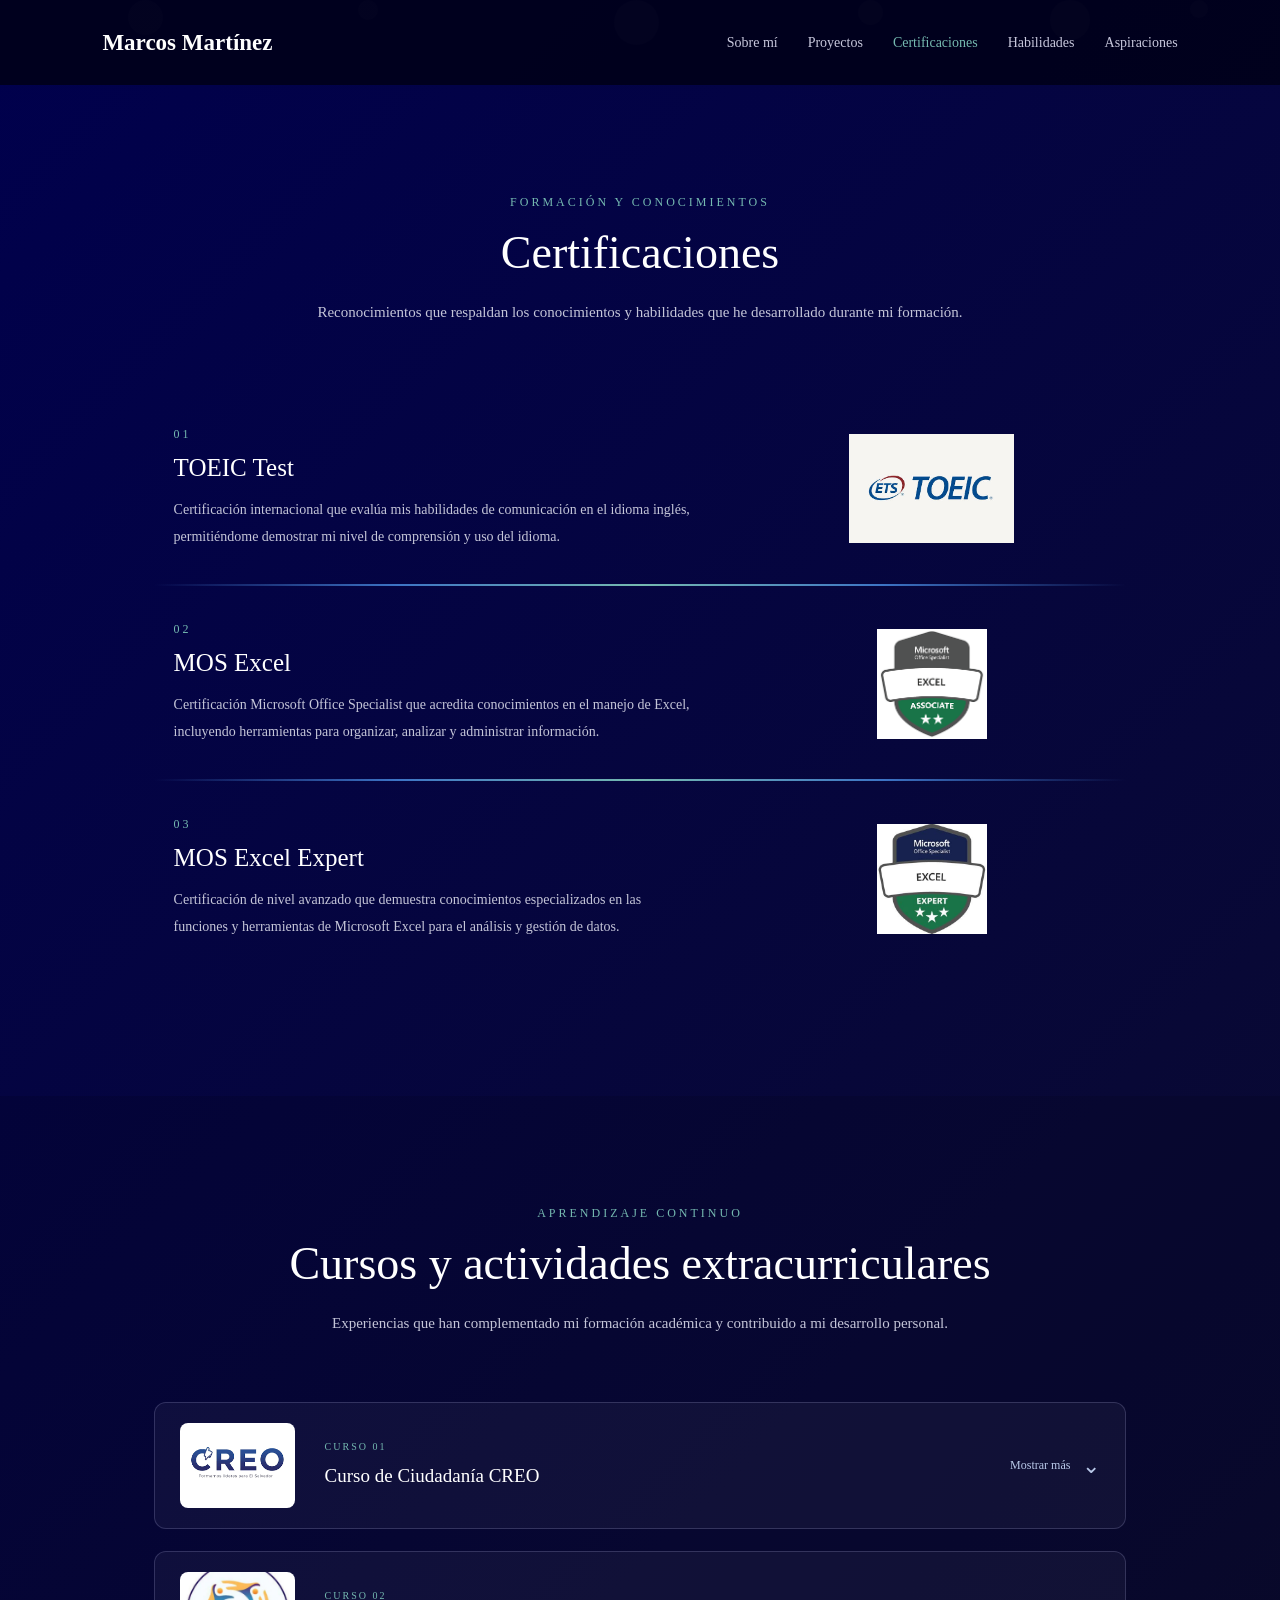
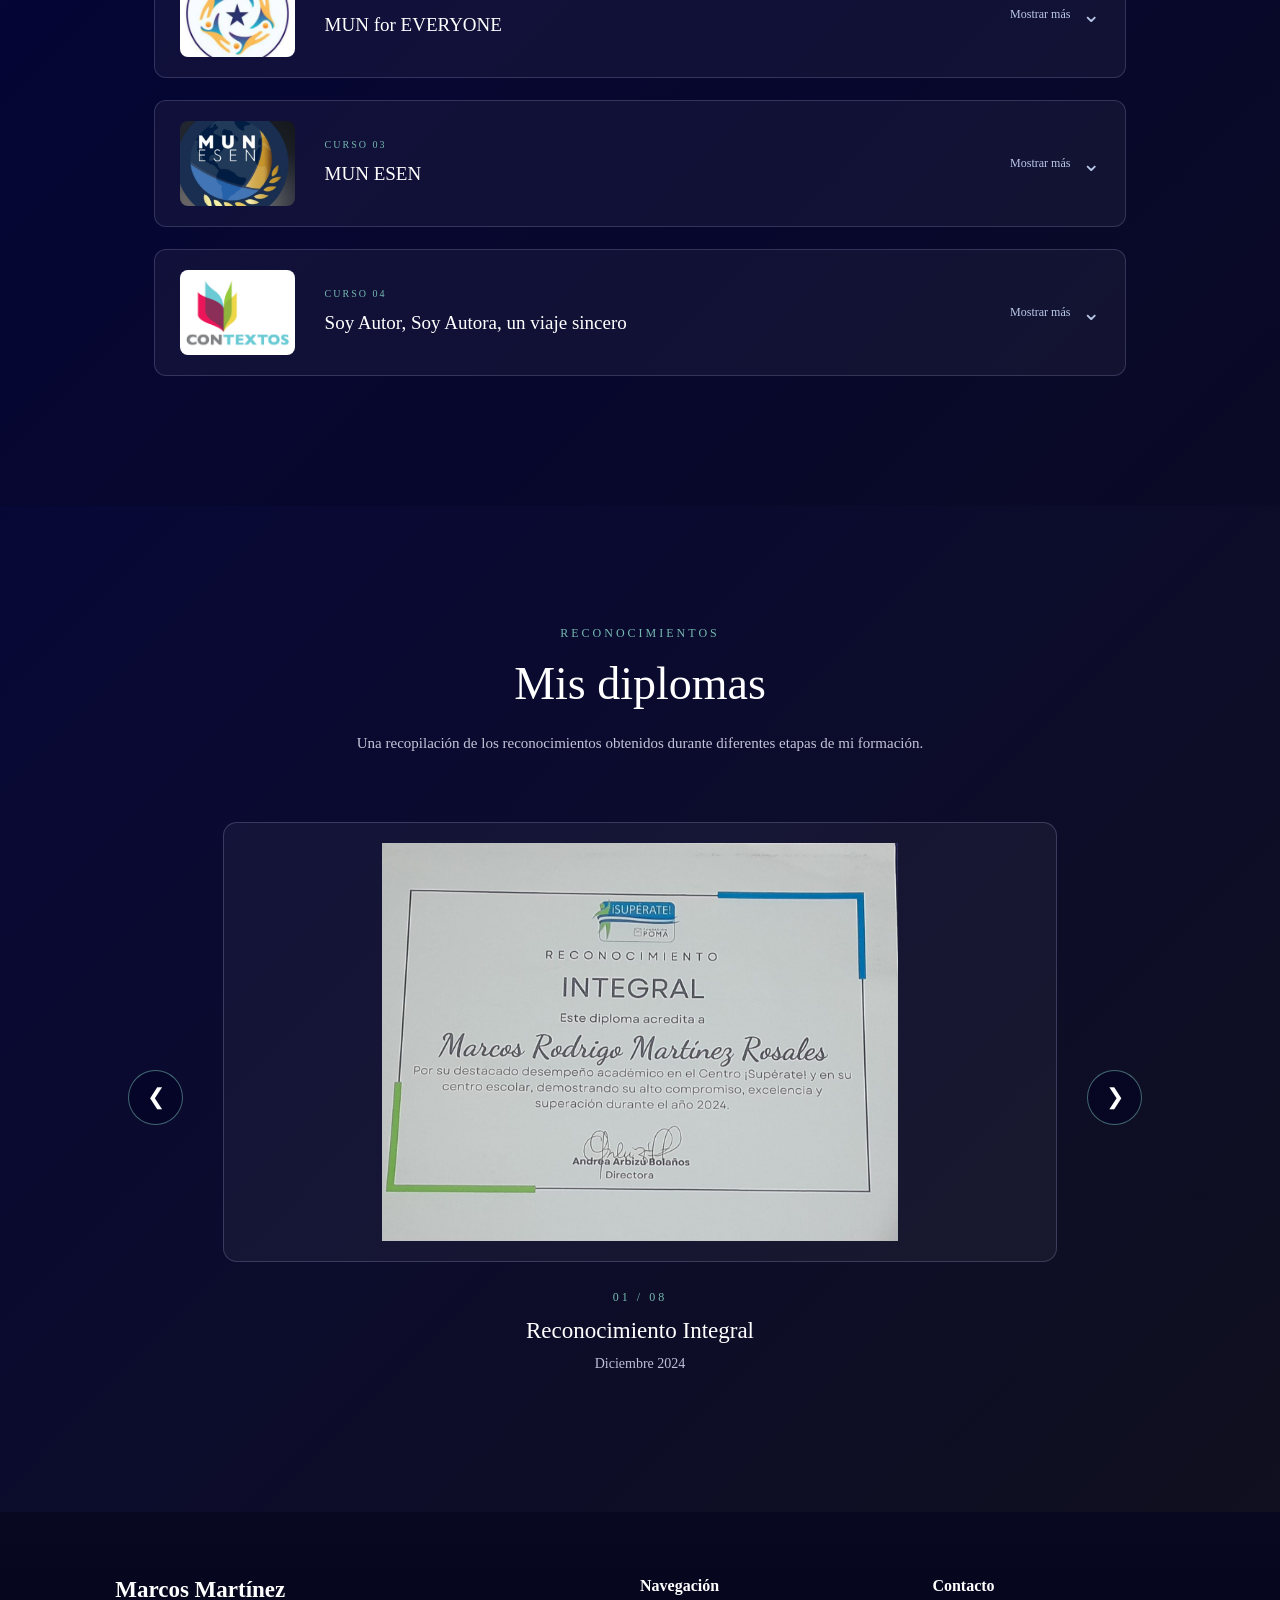
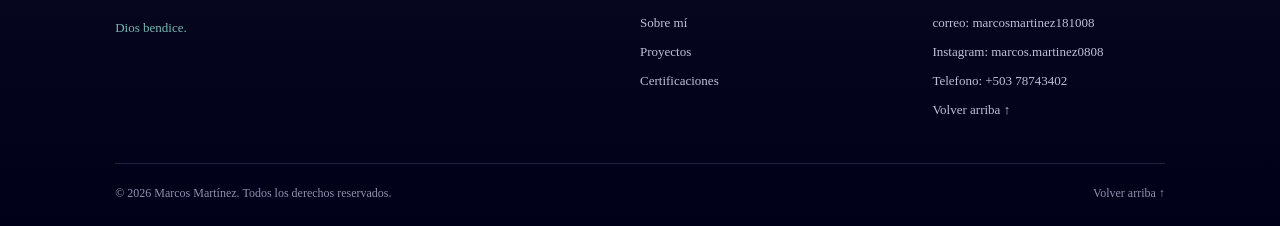
<file: certifications.html>
<!DOCTYPE html>
<html lang="es">
<head>
    <meta charset="UTF-8">
    <meta name="viewport" content="width=device-width, initial-scale=1.0">
    <title>Certificaciones | Marcos Martínez</title>
    <link rel="stylesheet" href="certificatons.css">
    <link rel="icon" type="image/x-icon" href="assets/Fotitos/Marca personal.png">
    
</head>

<body>

    <div class="page-background">

        <!-- CÍRCULOS ANIMADOS -->
        <div class="falling-circles">
            <span class="circle circle-1"></span>
            <span class="circle circle-2"></span>
            <span class="circle circle-3"></span>
            <span class="circle circle-4"></span>
            <span class="circle circle-5"></span>
            <span class="circle circle-6"></span>
        </div>

        <!-- NAVBAR -->
        <nav class="navbar">
            <a href="index.html" class="logo">Marcos Martínez</a>

            <div class="nav-links">
                <a href="index.html">Sobre mí</a>
                <a href="projects.html">Proyectos</a>
                <a href="certifications.html" class="active">Certificaciones</a>
                <a href="skills.html">Habilidades</a>
                <a href="aspirations.html">Aspiraciones</a>
            </div>
        </nav>


        <main>

            <!-- =================================
                 SECCIÓN 1: CERTIFICACIONES
            ================================== -->

            <section class="certifications-section" id="certificaciones">

                <div class="section-heading">
                    <span class="section-eyebrow">FORMACIÓN Y CONOCIMIENTOS</span>
                    <h1>Certificaciones</h1>
                    <p>
                        Reconocimientos que respaldan los conocimientos
                        y habilidades que he desarrollado durante mi formación.
                    </p>
                </div>


                <div class="certification-list">

                    <!-- TOEIC -->
                    <article class="certification-item">
                        <div class="certification-description">
                            <span class="certification-number">01</span>
                            <h2>TOEIC Test</h2>
                            <p>
                                Certificación internacional que evalúa mis
                                habilidades de comunicación en el idioma inglés,
                                permitiéndome demostrar mi nivel de comprensión
                                y uso del idioma.
                            </p>
                        </div>

                        <div class="certification-logo">
                            <img src="assets/Fotitos/Toeic-2.jpg"
                                 alt="Logo TOEIC">
                        </div>
                    </article>


                    <!-- MOS EXCEL -->
                    <article class="certification-item">
                        <div class="certification-description">
                            <span class="certification-number">02</span>
                            <h2>MOS Excel</h2>
                            <p>
                                Certificación Microsoft Office Specialist que
                                acredita conocimientos en el manejo de Excel,
                                incluyendo herramientas para organizar,
                                analizar y administrar información.
                            </p>
                        </div>

                        <div class="certification-logo">
                            <img src="assets/Fotitos/mos excel.png"
                                 alt="Logo Microsoft Office Specialist Excel">
                        </div>
                    </article>


                    <!-- MOS EXCEL EXPERT -->
                    <article class="certification-item">
                        <div class="certification-description">
                            <span class="certification-number">03</span>
                            <h2>MOS Excel Expert</h2>
                            <p>
                                Certificación de nivel avanzado que demuestra
                                conocimientos especializados en las funciones
                                y herramientas de Microsoft Excel para el
                                análisis y gestión de datos.
                            </p>
                        </div>

                        <div class="certification-logo">
                            <img src="assets/Fotitos/Expert.jpg"
                                 alt="Logo Microsoft Office Specialist Excel Expert">
                        </div>
                    </article>

                </div>
            </section>



            <!-- =================================
                 SECCIÓN 2: CURSOS Y ACTIVIDADES
            ================================== -->

            <section class="courses-section" id="cursos">

                <div class="section-heading">
                    <span class="section-eyebrow">APRENDIZAJE CONTINUO</span>
                    <h2>Cursos y actividades extracurriculares</h2>
                    <p>
                        Experiencias que han complementado mi formación
                        académica y contribuido a mi desarrollo personal.
                    </p>
                </div>


                <div class="courses-list">

                    <!-- TARJETA 1 -->
                    <article class="course-card expandable">

                        <button class="course-header" type="button"
                                aria-expanded="false">

                            <div class="course-photo">
                                <img src="assets/Fotitos/Creo-1.png"
                                     alt="Fotografía del primer curso">
                            </div>

                            <div class="course-title">
                                <span>CURSO 01</span>
                                <h3>	Curso de Ciudadanía CREO </h3>
                            </div>

                            <div class="course-action">
                                <span>Mostrar más</span>
                                <span class="course-arrow">⌄</span>
                            </div>

                        </button>

                        <div class="course-details">
                            <div class="course-details-content">
                                <p>
                                    Fue el primer certificado
                                     que hice en Supérate, me encantó
                                      este curso, ya demostré habilidades 
                                      como la conexión de ideas e interpretar la información técnica que se me presentí en su momento. Tal vez no como un desafío, mas bien como un proyecto que presentamos al momento de la graduación.
                                </p>

                                <img src="assets/Fotitos/si creo.jpg"
                                     alt="Experiencia del primer curso">
                            </div>
                        </div>

                    </article>


                    <!-- TARJETA 2 -->
                    <article class="course-card expandable">

                        <button class="course-header" type="button"
                                aria-expanded="false">

                            <div class="course-photo">
                                <img src="assets/Fotitos/everyone.jpg"
                                     alt="Fotografía del segundo curso">
                            </div>

                            <div class="course-title">
                                <span>CURSO 02</span>
                                <h3>MUN for EVERYONE</h3>
                            </div>

                            <div class="course-action">
                                <span>Mostrar más</span>
                                <span class="course-arrow">⌄</span>
                            </div>

                        </button>

                        <div class="course-details">
                            <div class="course-details-content">
                                <p>
                                    Una de las mejores actividades 
                                    extracurriculares que he realizado,
                                     ya que conocía a varias personas y 
                                     el conocimiento que se me impartió, 
                                     puedo decir que ha forjado en mi una persona mas comunicadora y segura, el reto mas difícil fue perder ese miedo y conectar bien mis ideas al hablar.


                                </p>

                                <img src="assets/Fotitos/mimun.jpg"
                                     alt="Experiencia del segundo curso">
                            </div>
                        </div>

                    </article>


                    <!-- TARJETA 3 -->
                    <article class="course-card expandable">

                        <button class="course-header" type="button"
                                aria-expanded="false">

                            <div class="course-photo">
                                <img src="assets/Fotitos/MUN-23.jpg"
                                     alt="Fotografía del tercer curso">
                            </div>

                            <div class="course-title">
                                <span>CURSO 03</span>
                                <h3>MUN ESEN </h3>
                            </div>

                            <div class="course-action">
                                <span>Mostrar más</span>
                                <span class="course-arrow">⌄</span>
                            </div>

                        </button>

                        <div class="course-details">
                            <div class="course-details-content">
                                <p>
                                 Una de las actividades extracurriculares ,más exigentes, ya puso en prueba todo
                                  lo que aprendí en el anterior curso, pero no dejo de ser
                                  una de las mejores experiencias, ya que pude forjar aun mas mis habilidades de comunicación.  
                                </p>

                                <img src="assets/Fotitos/debate.jpg"
                                     alt="Experiencia del tercer curso">
                            </div>
                        </div>

                    </article>


                    <!-- TARJETA 4 -->
                    <article class="course-card expandable">

                        <button class="course-header" type="button"
                                aria-expanded="false">

                            <div class="course-photo">
                                <img src="assets/Fotitos/textos.png"
                                     alt="Fotografía del cuarto curso">
                            </div>

                            <div class="course-title">
                                <span>CURSO 04</span>
                                <h3>Soy Autor, Soy Autora, un viaje sincero</h3>
                            </div>

                            <div class="course-action">
                                <span>Mostrar más</span>
                                <span class="course-arrow">⌄</span>
                            </div>

                        </button>

                        <div class="course-details">
                            <div class="course-details-content">
                                <p>
                                    Un curso en el cual recreamos una historia de nuestra vida en un libro que nosotros 
                                    mismos armamos, una acividad muy bonta.
                                </p>

                                <img src="assets/Fotitos/contect.jpg"
                                     alt="Experiencia del cuarto curso">
                            </div>
                        </div>

                    </article>


            

                </div>
            </section>



            

            <section class="diplomas-section" id="diplomas">

                <div class="section-heading">
                    <span class="section-eyebrow">RECONOCIMIENTOS</span>
                    <h2>Mis diplomas</h2>
                    <p>
                        Una recopilación de los reconocimientos obtenidos
                        durante diferentes etapas de mi formación.
                    </p>
                </div>


                <div class="diploma-carousel">

                    <!-- BOTÓN ANTERIOR -->
                    <button class="carousel-button previous-button"
                            id="previousDiploma"
                            type="button"
                            aria-label="Diploma anterior">
                        &#10094;
                    </button>


                    
                    <div class="diploma-content">

                        <div class="diploma-image-container">
                           <img
    id="diplomaImage"
    src="assets/certificados/Integral-1.jpg"
    alt="Diploma Integral 1">
                        </div>

                        <div class="diploma-information">
                            <span id="diplomaCounter">01 / 08</span>

                            <h3 id="diplomaTitle">
                                Reconocimiento Integral
                            </h3>

                            <p id="diplomaDate">
                                Diciembre 2024
                            </p>
                        </div>

                    </div>


                    <!-- BOTÓN SIGUIENTE -->
                    <button class="carousel-button next-button"
                            id="nextDiploma"
                            type="button"
                            aria-label="Diploma siguiente">
                        &#10095;
                    </button>

                </div>

            </section>

        </main>



        
        <footer class="footer" id="contacto">

            <div class="footer-content">

                <div class="footer-brand">
                    <h2>Marcos Martínez</h2>
                   
                    <span>Dios bendice.</span>
                </div>

                <div class="footer-navigation">
                    <h3>Navegación</h3>
                    <a href="index.html">Sobre mí</a>
                    <a href="projects.html">Proyectos</a>
                    <a href="certifications.html">Certificaciones</a>
                </div>

                <div class="footer-contact">
                    <h3>Contacto</h3>
                    <a href="mailto:TU-CORREO"> correo: marcosmartinez181008</a>
 <a href="mailto:TU-CORREO">Instagram: marcos.martinez0808</a>
  <a href="mailto:TU-CORREO">Telefono: +503 78743402</a>
                <a href="#top">Volver arriba ↑</a>

                </div>

            </div>

            <div class="footer-bottom">
                <p>© 2026 Marcos Martínez. Todos los derechos reservados.</p>
                <a href="#">Volver arriba ↑</a>
            </div>

        </footer>

    </div>


    <script src="certifications.js"></script>

</body>
</html>
</file>
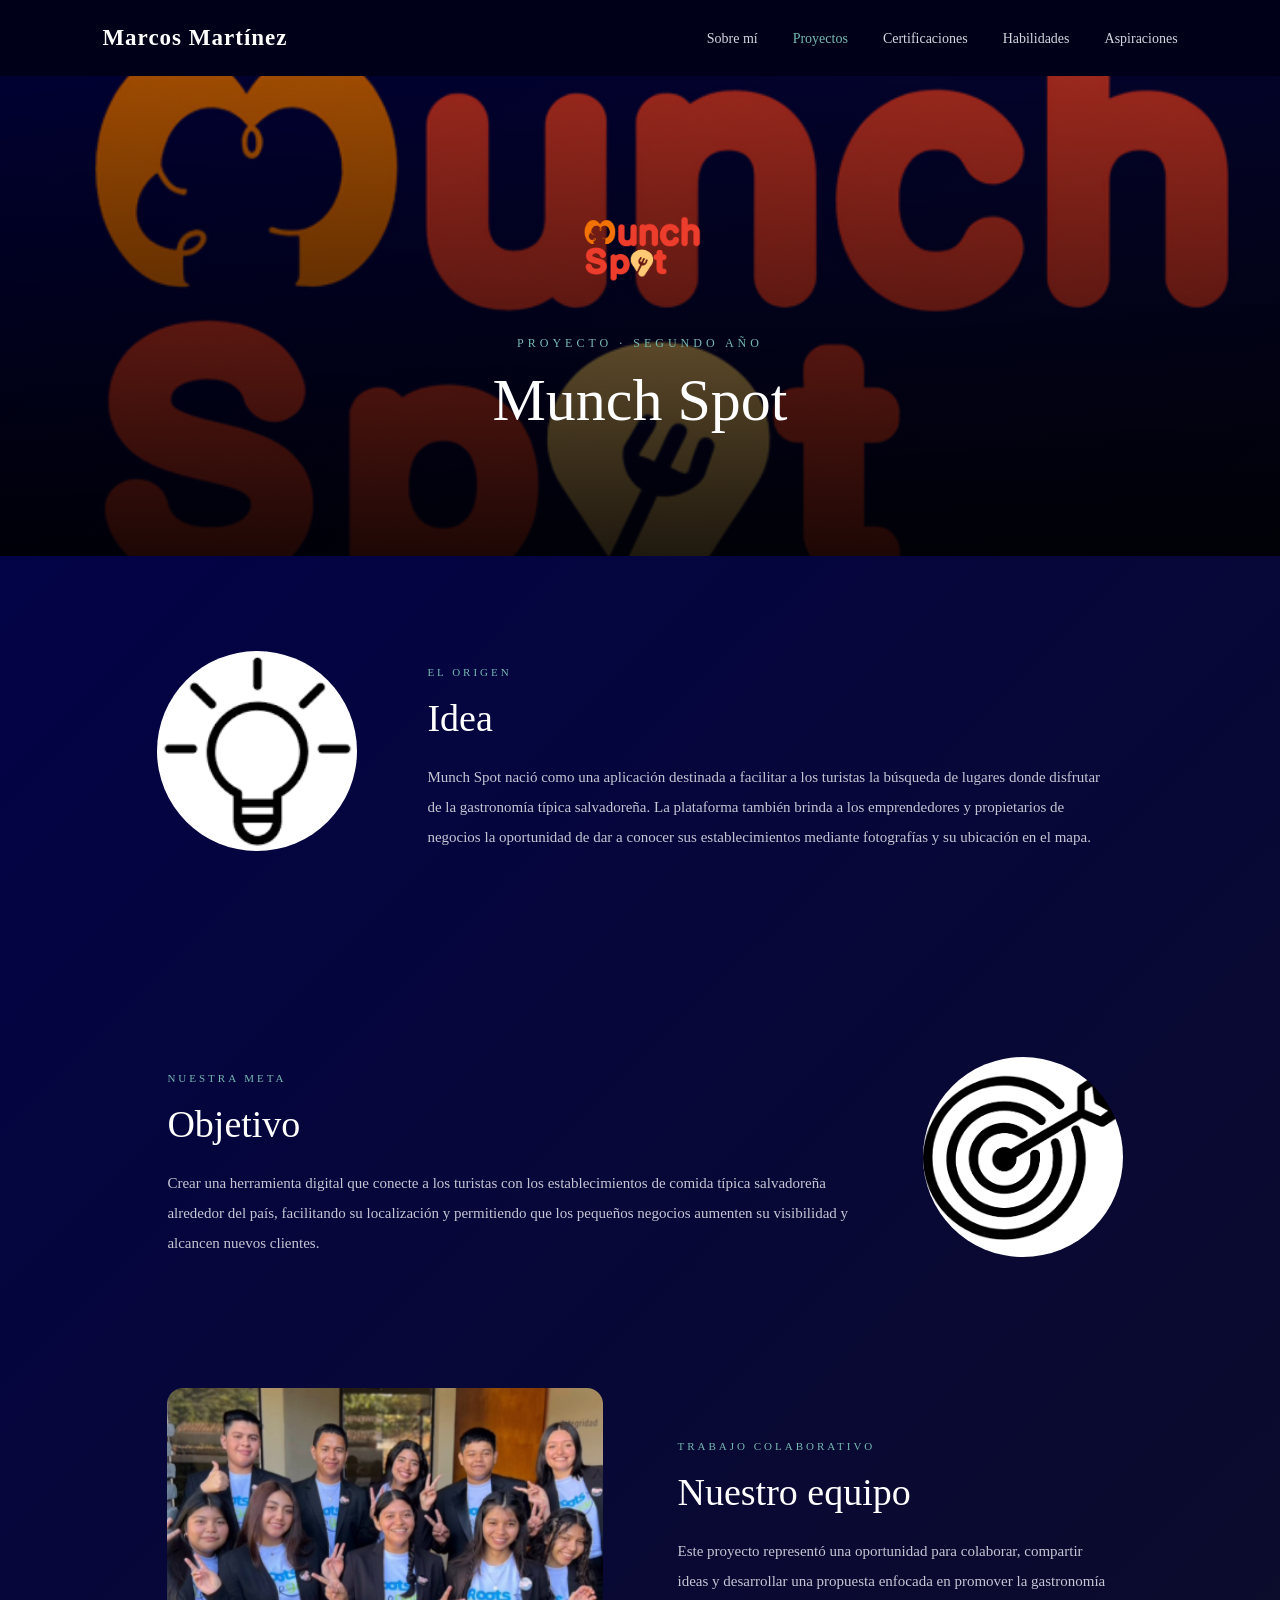
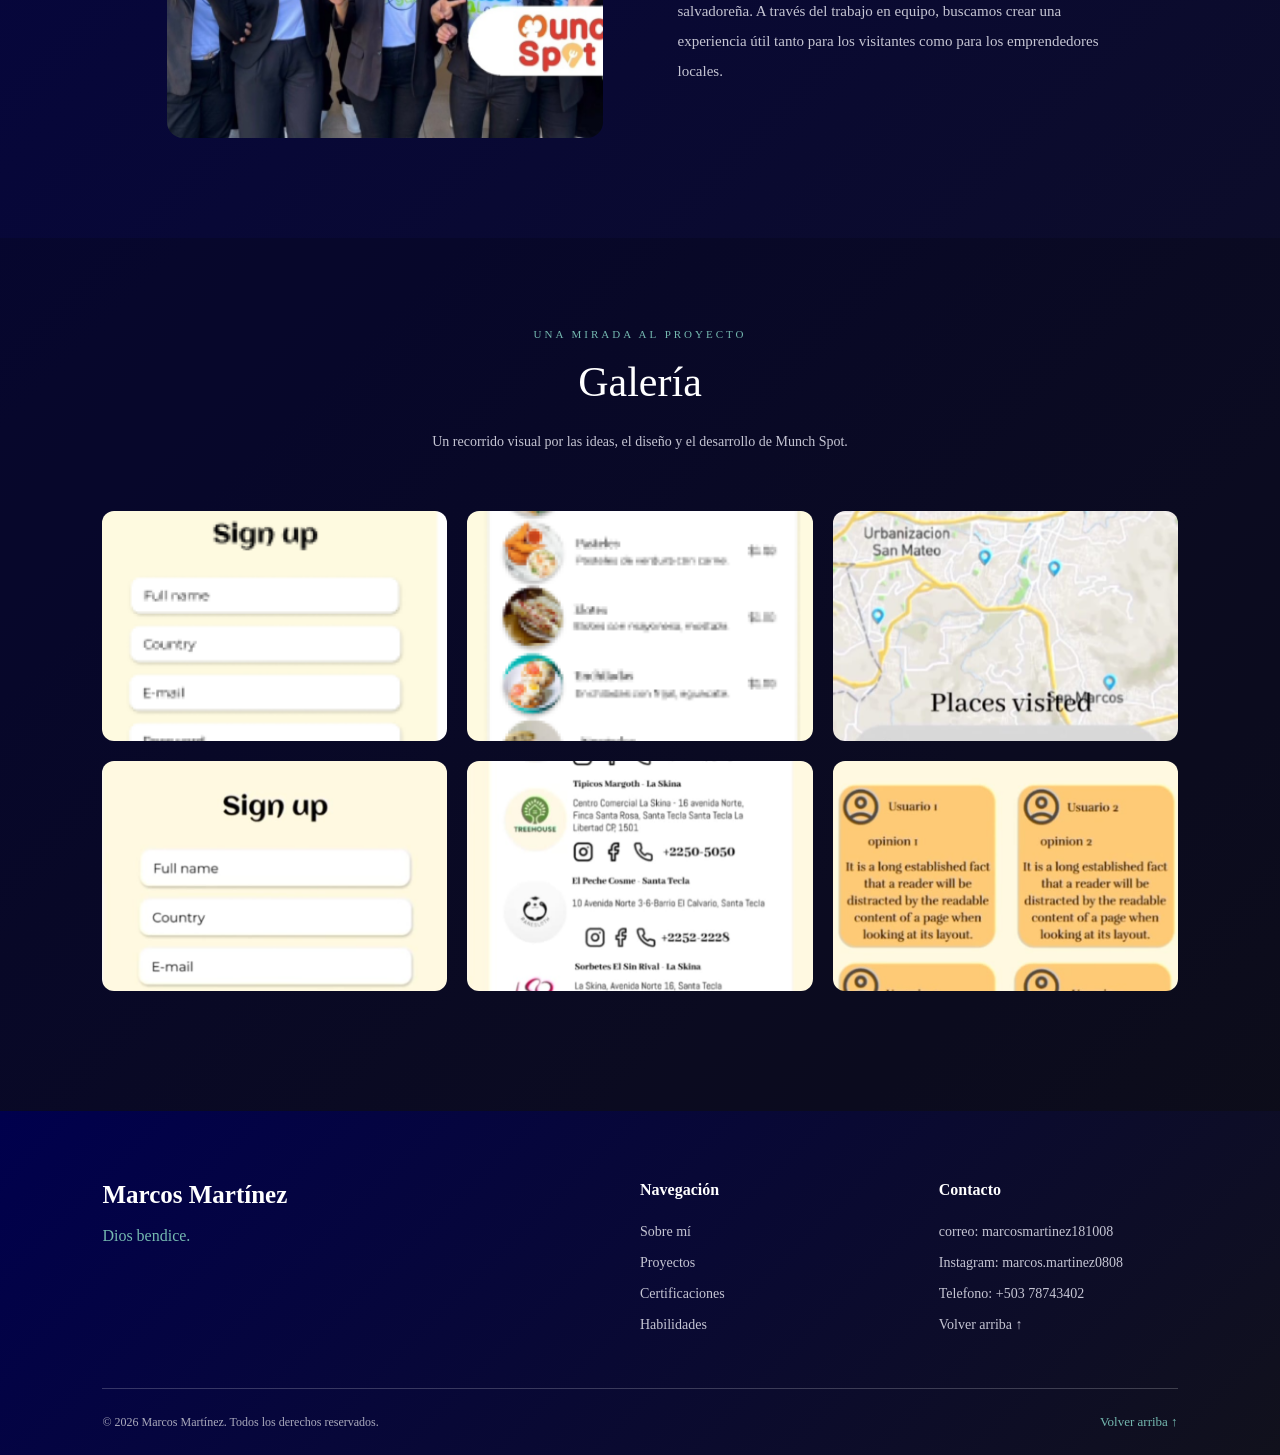
<file: munch-spot.html>
<!DOCTYPE html>
<html lang="es">

<head>
    <meta charset="UTF-8">
    <meta name="viewport" content="width=device-width, initial-scale=1.0">

    <title>Munch Spot | Marcos Martínez</title>

    <link rel="stylesheet" href="munch-spot.css">
    <link rel="icon" type="image/x-icon" href="assets/Fotitos/Marca personal.png">
    
</head>

<body id="top">

    <div class="page-background">

        <!-- CÍRCULOS ANIMADOS -->
        <div class="falling-circles">
            <span class="circle circle-1"></span>
            <span class="circle circle-2"></span>
            <span class="circle circle-3"></span>
            <span class="circle circle-4"></span>
            <span class="circle circle-5"></span>
            <span class="circle circle-6"></span>
        </div>

        <!-- NAVBAR -->
        <header class="navbar">

            <a href="index.html" class="logo">
                Marcos Martínez
            </a>

            <nav>
                <ul>
                    <li><a href="index.html#about">Sobre mí</a></li>
                    <li><a href="projects.html" class="active">Proyectos</a></li>
                    <li><a href="certifications.html">Certificaciones</a></li>
                   <li><a href="skills.html">Habilidades</a></li>
                    <li><a href="aspirations.html">Aspiraciones</a></li>
                </ul>
            </nav>

        </header>


        <main>

            <!-- PORTADA -->
            <section class="project-hero">

                <img
                    src="assets/Fotitos/Munch spot.png"
                    alt="Portada de Munch Spot"
                    class="hero-image">

                <div class="hero-overlay"></div>

                <div class="hero-content">

                    <img
                        src="assets/Fotitos/Munch spot.png"
                        alt="Logo de Munch Spot"
                        class="hero-logo">

                    <p>PROYECTO · SEGUNDO AÑO</p>

                    <h1>Munch Spot</h1>

                    

                </div>

            </section>


            <!-- IDEA -->
            <section class="project-section idea-section">

                <div class="section-icon">
                    <span><img src="assets/Fotitos/foquito.png" alt="foto " style="width: 200px; height: 200px; border-radius: 50%; object-fit: cover;"></span>
                </div>

                <div class="section-content">

                    <p class="section-label">EL ORIGEN</p>

                    <h2>Idea</h2>

                    <p>
                        Munch Spot nació como una aplicación destinada a
                        facilitar a los turistas la búsqueda de lugares
                        donde disfrutar de la gastronomía típica salvadoreña.
                        La plataforma también brinda a los emprendedores y
                        propietarios de negocios la oportunidad de dar a
                        conocer sus establecimientos mediante fotografías
                        y su ubicación en el mapa.
                    </p>

                </div>

            </section>


            <!-- OBJETIVO -->
            <section class="project-section objective-section">

                <div class="section-content">

                    <p class="section-label">NUESTRA META</p>

                    <h2>Objetivo</h2>

                    <p>
                        Crear una herramienta digital que conecte a los
                        turistas con los establecimientos de comida típica
                        salvadoreña alrededor del país, facilitando su
                        localización y permitiendo que los pequeños negocios
                        aumenten su visibilidad y alcancen nuevos clientes.
                    </p>

                </div>

                <div class="section-icon">
                    <span><img src="assets/Fotitos/Dardos.png"   alt="foto" style="width: 200px; height: 200px; border-radius: 50%; object-fit: cover;"  ></span>
                </div>

            </section>


            <!-- EQUIPO -->
            <section class="team-section">

                <div class="team-image-container">

                    <img
                        src="assets/Fotitos/grupo2.png"
                        alt="Equipo de Munch Spot">

                </div>

                <div class="team-content">

                    <p class="section-label">TRABAJO COLABORATIVO</p>

                    <h2>Nuestro equipo</h2>

                    <p>
                        Este proyecto representó una oportunidad para
                        colaborar, compartir ideas y desarrollar una
                        propuesta enfocada en promover la gastronomía
                        salvadoreña. A través del trabajo en equipo,
                        buscamos crear una experiencia útil tanto para
                        los visitantes como para los emprendedores locales.
                    </p>

                </div>

            </section>


            <!-- GALERÍA -->
            <section class="gallery-section">

                <div class="gallery-heading">

                    <p class="section-label">UNA MIRADA AL PROYECTO</p>

                    <h2>Galería</h2>

                    <p>
                        Un recorrido visual por las ideas, el diseño y
                        el desarrollo de Munch Spot.
                    </p>

                </div>


                <div class="gallery-grid">

                    <img src="assets/Fotitos/pantalla1.png" alt="Munch Spot fotografía 1">

                    <img src="assets/Fotitos/pantalla2.png" alt="Munch Spot fotografía 2">

                    <img src="assets/Fotitos/Pantalla3.jpg" alt="Munch Spot fotografía 3">

                    <img src="assets/Fotitos/Pantalla4.jpg" alt="Munch Spot fotografía 4">

                    <img src="assets/Fotitos/Pantalla5.jpg" alt="Munch Spot fotografía 5">

                    <img src="assets/Fotitos/Pantalla6.jpg" alt="Munch Spot fotografía 6">

                </div>

            </section>

        </main>


        <!-- FOOTER -->
        <footer class="footer">

            <div class="footer-container">

                <div class="footer-brand">

                    <h2>Marcos Martínez</h2>

                   
                    <span>Dios bendice.</span>

                </div>


                <div class="footer-links">

                    <h3>Navegación</h3>

                    <a href="index.html#about">Sobre mí</a>
                    <a href="projects.html">Proyectos</a>
                    <a href="index.html#certifications">Certificaciones</a>
                    <a href="index.html#skills">Habilidades</a>

                </div>


                <div class="footer-contact">

                    <h3>Contacto</h3>

                    <a href="mailto:TU-CORREO"> correo: marcosmartinez181008</a>
 <a href="mailto:TU-CORREO">Instagram: marcos.martinez0808</a>
  <a href="mailto:TU-CORREO">Telefono: +503 78743402</a>
                <a href="#top">Volver arriba ↑</a>


                </div>

            </div>


            <div class="footer-bottom">

                <p>© 2026 Marcos Martínez. Todos los derechos reservados.</p>

                <a href="#top">Volver arriba ↑</a>

            </div>

        </footer>

    </div>

    <script src="script.js"></script>

</body>
</html>
</file>
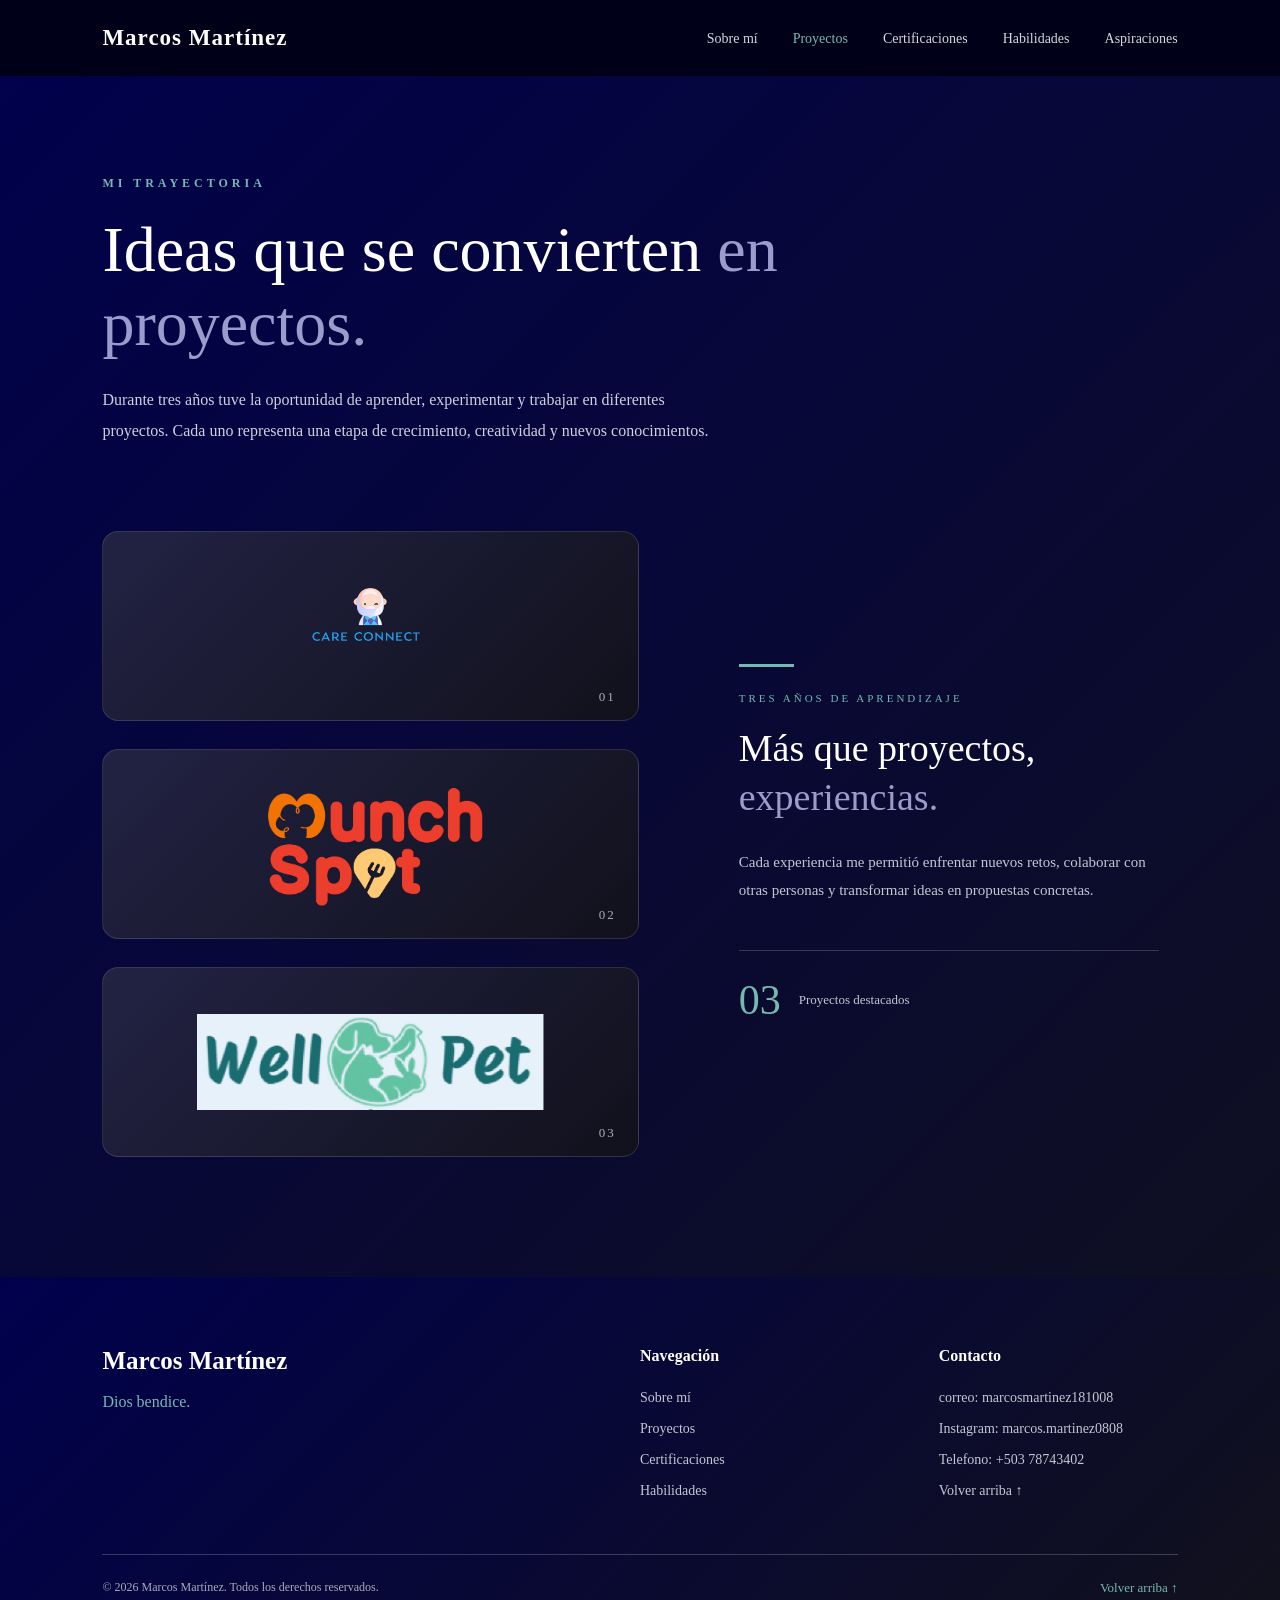
<file: projects.html>
<!DOCTYPE html>
<html lang="es">
<head>
    <meta charset="UTF-8">
    <meta name="viewport" content="width=device-width, initial-scale=1.0">
    <title>Proyectos | Marcos Martínez</title>
    <link rel="stylesheet" href="projects.css">
    <link rel="icon" type="image/x-icon" href="assets/Fotitos/Marca personal.png">
    
</head>

<body id="top">

    <div class="page-background">

        <!-- CÍRCULOS ANIMADOS -->
        <div class="falling-circles">
            <span class="circle circle-1"></span>
            <span class="circle circle-2"></span>
            <span class="circle circle-3"></span>
            <span class="circle circle-4"></span>
            <span class="circle circle-5"></span>
            <span class="circle circle-6"></span>
        </div>

        <!-- NAVBAR -->
        <header class="navbar">
            <a href="index.html" class="logo">Marcos Martínez</a>

            <nav>
                <ul>
                    <li><a href="index.html#about">Sobre mí</a></li>
                    <li><a href="projects.html" class="active">Proyectos</a></li>
                   <li><a href="certifications.html">Certificaciones</a></li>
                   <li><a href="skills.html">Habilidades</a></li>
                    <li><a href="aspirations.html">Aspiraciones</a></li>
                </ul>
            </nav>
        </header>


        <!-- CONTENIDO PRINCIPAL -->
        <main class="projects-page">

            <section class="projects-intro">
                <p class="projects-eyebrow">MI TRAYECTORIA</p>

                <h1>
                    Ideas que se convierten
                    <span>en proyectos.</span>
                </h1>

                <p class="projects-description">
                    Durante tres años tuve la oportunidad de aprender,
                    experimentar y trabajar en diferentes proyectos.
                    Cada uno representa una etapa de crecimiento,
                    creatividad y nuevos conocimientos.
                </p>
            </section>


            <!-- PROYECTOS -->
            <section class="projects-showcase">

                <div class="projects-list">

                    <!-- PROYECTO 1 -->
                    <a href="care-connection.html"
                       class="project-card care-project">

                        <img
                            src="assets/Fotitos/Care conection.png"
                            alt="Logo de Care Connection">

                        <div class="project-overlay">
                            <span>Explorar ↗</span>
                        </div>

                        <div class="project-number">01</div>
                    </a>


                    <!-- PROYECTO 2 -->
                    <a href="munch-spot.html"
                       class="project-card munch-project">

                        <img
                            src="assets/Fotitos/Munch spot.png"
                            alt="Logo de Munch Spot">

                        <div class="project-overlay">
                            <span>Explorar ↗</span>
                        </div>

                        <div class="project-number">02</div>
                    </a>


                    <!-- PROYECTO 3 -->
                    <a href="well-pet.html"
                       class="project-card well-project">

                        <img
                            src="assets/Fotitos/wellpet.png"
                            alt="Logo de Well Pet">

                        <div class="project-overlay">
                            <span>Explorar ↗</span>
                        </div>

                        <div class="project-number">03</div>
                    </a>

                </div>


                <!-- TEXTO LATERAL -->
                <aside class="projects-side-text">

                    <span class="side-line"></span>

                    <p class="side-label">TRES AÑOS DE APRENDIZAJE</p>

                    <h2>
                        Más que proyectos,
                        <span>experiencias.</span>
                    </h2>

                    <p>
                        Cada experiencia me permitió enfrentar nuevos
                        retos, colaborar con otras personas y transformar
                        ideas en propuestas concretas.
                    </p>

                   

                    <div class="projects-counter">
                        <strong>03</strong>
                        <span>Proyectos destacados</span>
                    </div>

                </aside>

            </section>

        </main>


        <!-- FOOTER -->
        <footer class="footer" id="contact">

            <div class="footer-container">

                <div class="footer-brand">
                    <h2>Marcos Martínez</h2>
                   
                    <span>Dios bendice.</span>
                </div>

                <div class="footer-links">
                    <h3>Navegación</h3>
                    <a href="index.html#about">Sobre mí</a>
                    <a href="projects.html">Proyectos</a>
                    <a href="index.html#certifications">Certificaciones</a>
                    <a href="index.html#skills">Habilidades</a>
                </div>

                <div class="footer-contact">
                    <h3>Contacto</h3>
                    <a href="mailto:TU-CORREO"> correo: marcosmartinez181008</a>
 <a href="mailto:TU-CORREO">Instagram: marcos.martinez0808</a>
  <a href="mailto:TU-CORREO">Telefono: +503 78743402</a>
                <a href="#top">Volver arriba ↑</a>

                </div>

            </div>

            <div class="footer-bottom">
                <p>© 2026 Marcos Martínez. Todos los derechos reservados.</p>
                <a href="#top">Volver arriba ↑</a>
            </div>

        </footer>

    </div>

    <script src="script.js"></script>
</body>
</html>
</file>
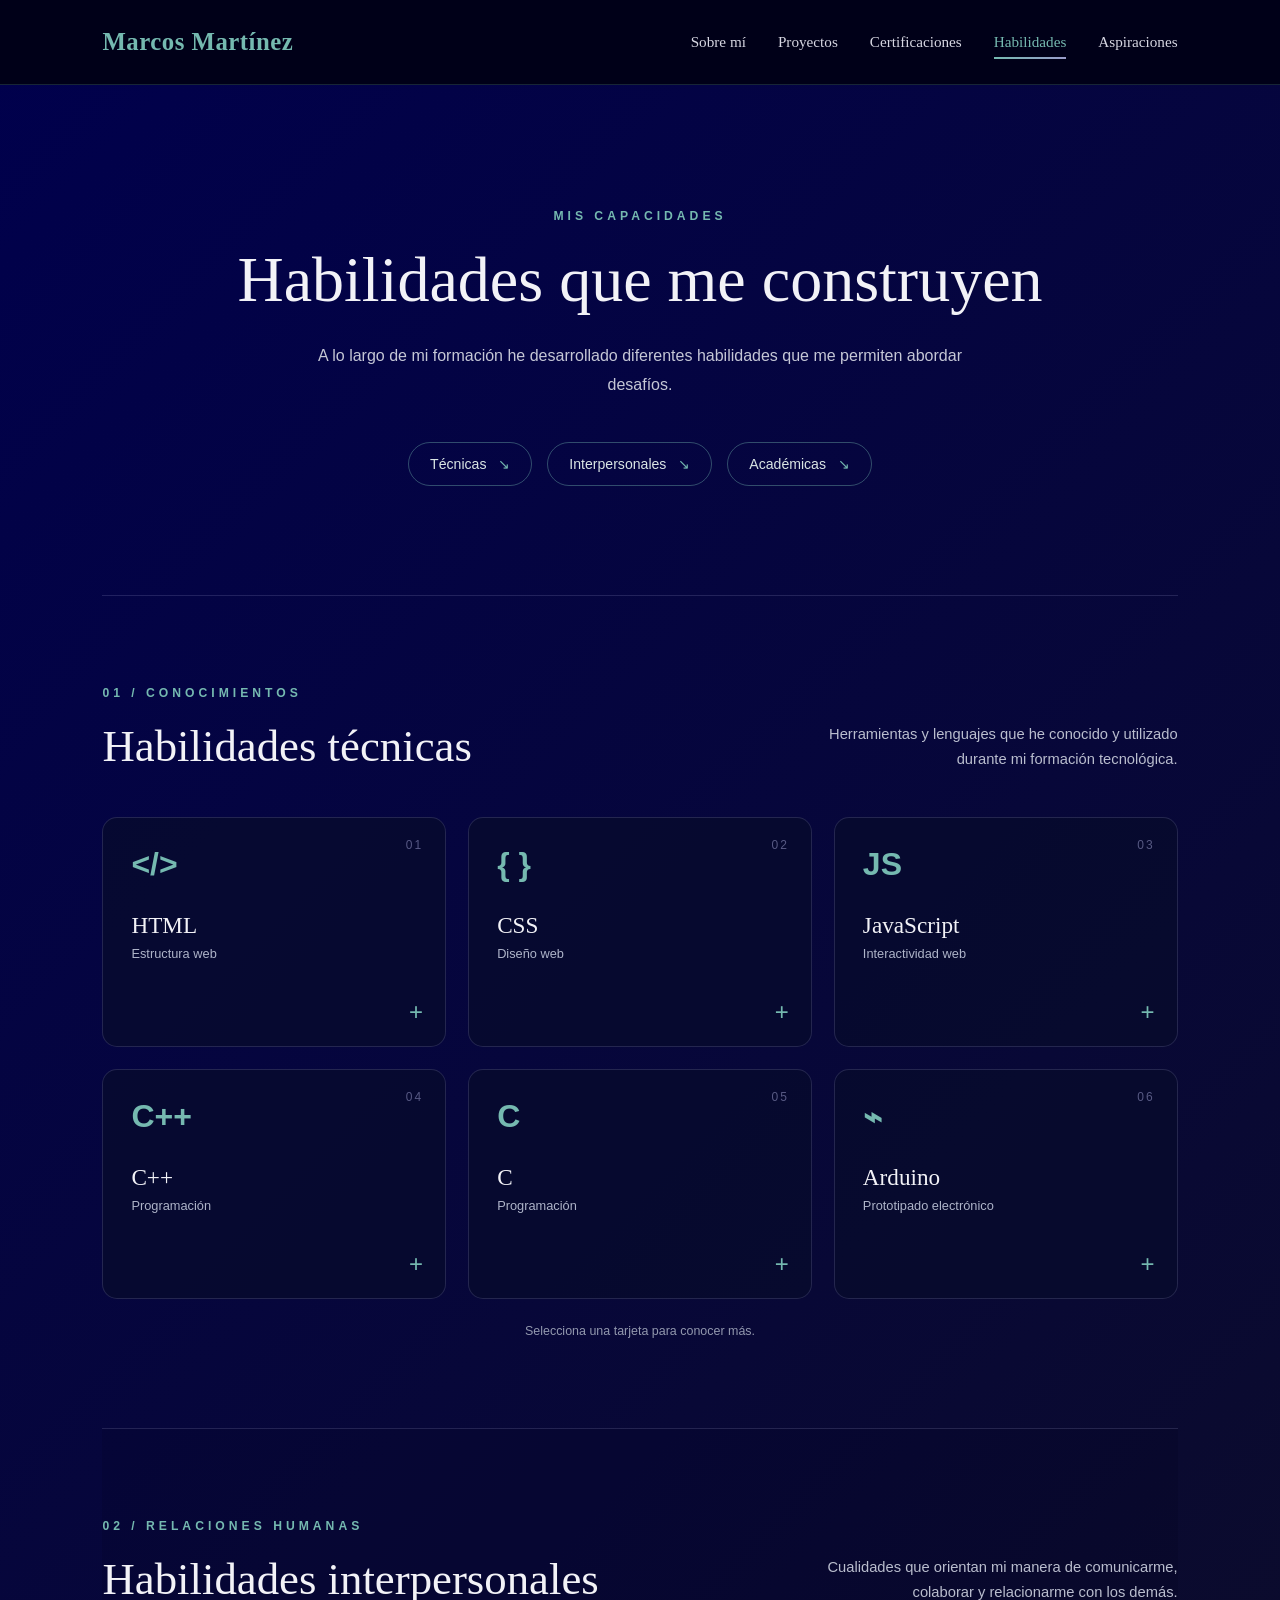
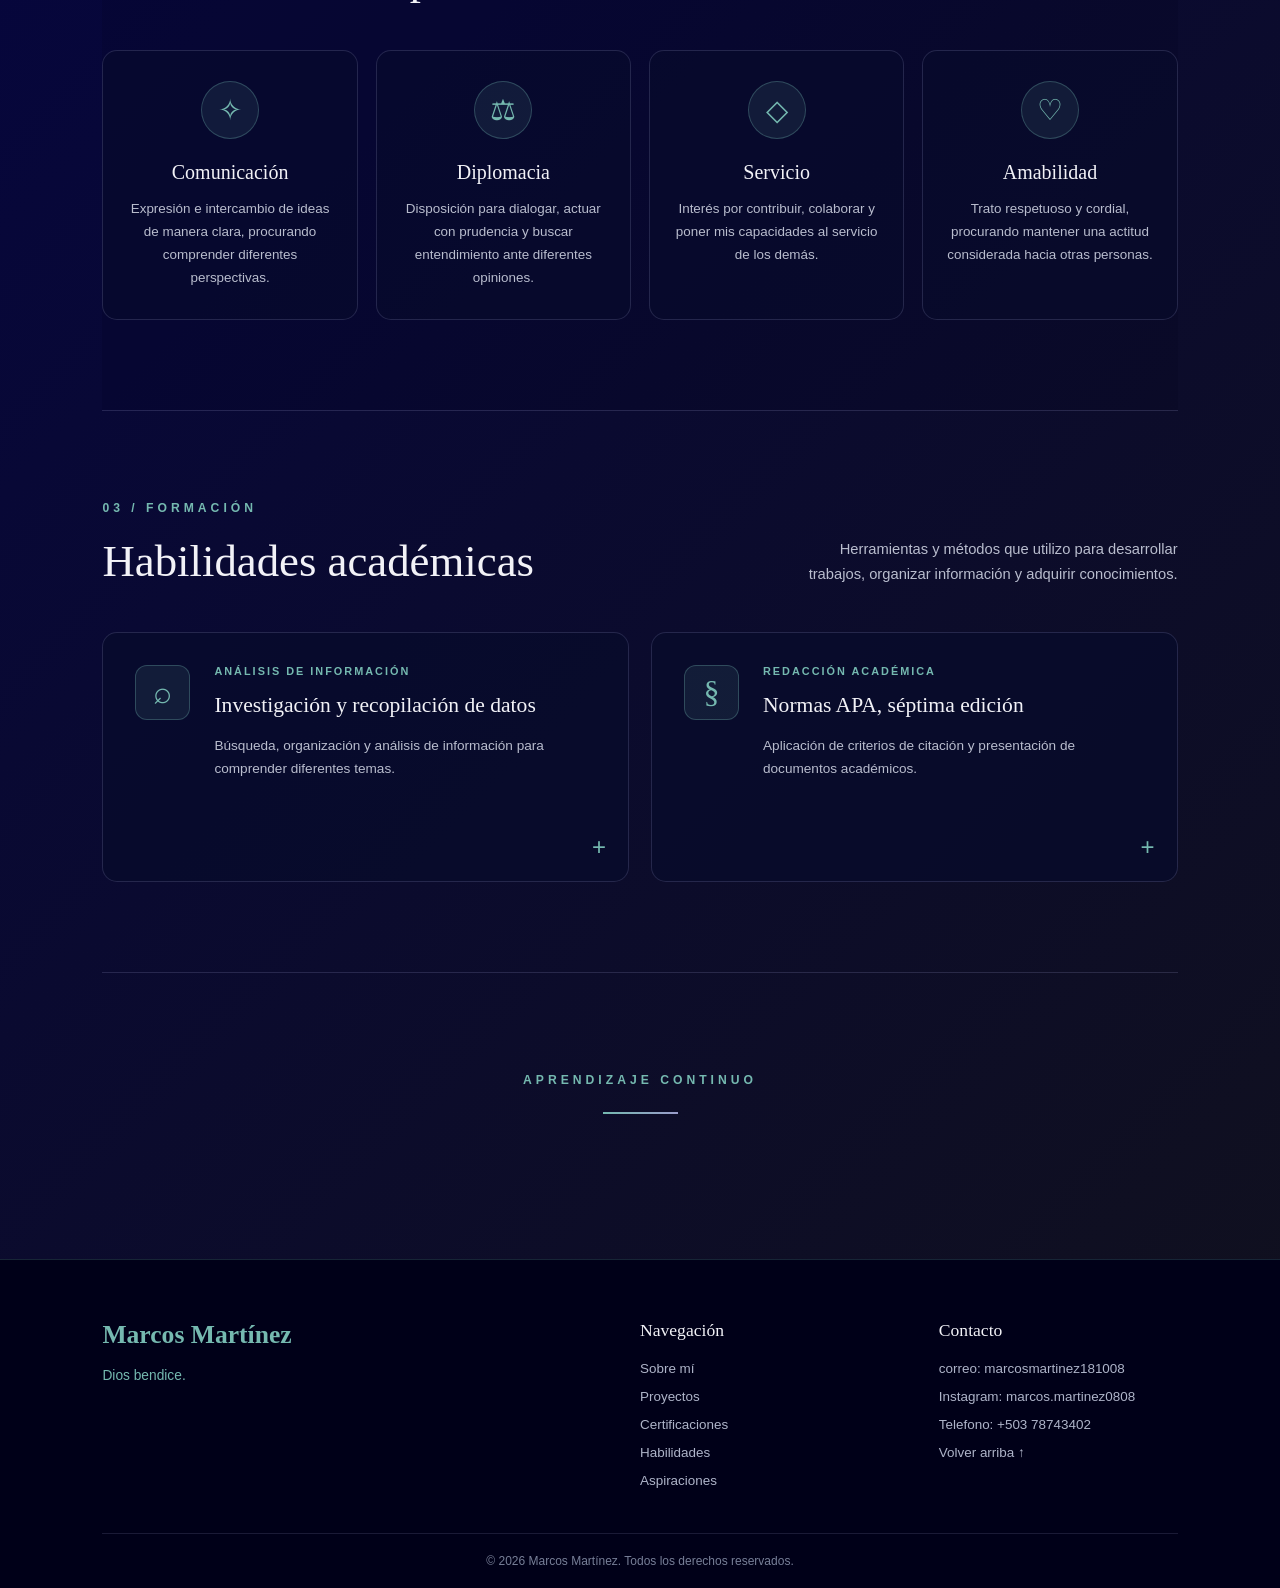
<file: skills.html>
<!DOCTYPE html>
<html lang="es">
<head>
    <meta charset="UTF-8">
    <meta name="viewport" content="width=device-width, initial-scale=1.0">
    <title>Habilidades | Marcos Martínez</title>
    <link rel="stylesheet" href="skills.css">
    <link rel="icon" type="image/x-icon" href="assets/Fotitos/Marca personal.png">
    
</head>

<body>

    
    <div class="circles" aria-hidden="true">
        <span></span>
        <span></span>
        <span></span>
        <span></span>
        <span></span>
        <span></span>
    </div>

    <!-- NAVBAR -->
    <header class="navbar">
        <a href="index.html" class="logo">Marcos Martínez</a>

        <nav class="nav-links">
            <a href="index.html">Sobre mí</a>
            <a href="projects.html">Proyectos</a>
            <a href="certifications.html">Certificaciones</a>
            <a href="skills.html" class="active">Habilidades</a>
            <a href="aspirations.html">Aspiraciones</a>
        </nav>
    </header>


    <main>

        
        <section class="skills-intro">

            <p class="section-label">MIS CAPACIDADES</p>

            <h1>
                Habilidades que me construyen
              
            </h1>

            <p class="intro-description">
                A lo largo de mi formación he desarrollado diferentes
                habilidades que me permiten abordar desafíos.
            </p>

            <div class="category-navigation">
                <a href="#technical">Técnicas <span>↘</span></a>
                <a href="#interpersonal">Interpersonales <span>↘</span></a>
                <a href="#academic">Académicas <span>↘</span></a>
            </div>

        </section>


        
        <section class="skills-section technical-section" id="technical">

            <div class="section-heading">
                <div>
                    <p class="section-label">01 / CONOCIMIENTOS</p>
                    <h2>Habilidades técnicas</h2>
                </div>

                <p class="section-description">
                    Herramientas y lenguajes que he conocido y utilizado
                    durante mi formación tecnológica.
                </p>
            </div>


            <div class="technical-grid">

                <button class="skill-card expandable-card" type="button"
                    aria-expanded="false">
                    <span class="skill-number">01</span>
                    <span class="skill-symbol">&lt;/&gt;</span>
                    <span class="skill-name">HTML</span>
                    <span class="skill-category">Estructura web</span>
                    <span class="skill-detail">
                        Utilización de etiquetas y elementos para organizar
                        y estructurar el contenido de páginas web.
                    </span>
                    <span class="card-indicator">+</span>
                </button>


                <button class="skill-card expandable-card" type="button"
                    aria-expanded="false">
                    <span class="skill-number">02</span>
                    <span class="skill-symbol">{ }</span>
                    <span class="skill-name">CSS</span>
                    <span class="skill-category">Diseño web</span>
                    <span class="skill-detail">
                        Aplicación de estilos, distribución de elementos,
                        colores y diseños adaptables para páginas web.
                    </span>
                    <span class="card-indicator">+</span>
                </button>


                <button class="skill-card expandable-card" type="button"
                    aria-expanded="false">
                    <span class="skill-number">03</span>
                    <span class="skill-symbol">JS</span>
                    <span class="skill-name">JavaScript</span>
                    <span class="skill-category">Interactividad web</span>
                    <span class="skill-detail">
                        Desarrollo de funciones e interacciones que permiten
                        que los sitios web respondan a las acciones del usuario.
                    </span>
                    <span class="card-indicator">+</span>
                </button>


                <button class="skill-card expandable-card" type="button"
                    aria-expanded="false">
                    <span class="skill-number">04</span>
                    <span class="skill-symbol">C++</span>
                    <span class="skill-name">C++</span>
                    <span class="skill-category">Programación</span>
                    <span class="skill-detail">
                        Conocimientos de lógica de programación y desarrollo
                        de soluciones mediante el lenguaje C++.
                    </span>
                    <span class="card-indicator">+</span>
                </button>


                <button class="skill-card expandable-card" type="button"
                    aria-expanded="false">
                    <span class="skill-number">05</span>
                    <span class="skill-symbol">C</span>
                    <span class="skill-name">C</span>
                    <span class="skill-category">Programación</span>
                    <span class="skill-detail">
                        Aplicación de fundamentos de programación y
                        resolución de ejercicios mediante el lenguaje C.
                    </span>
                    <span class="card-indicator">+</span>
                </button>


                <button class="skill-card expandable-card" type="button"
                    aria-expanded="false">
                    <span class="skill-number">06</span>
                    <span class="skill-symbol">⌁</span>
                    <span class="skill-name">Arduino</span>
                    <span class="skill-category">Prototipado electrónico</span>
                    <span class="skill-detail">
                        Uso de placas y componentes electrónicos para
                        desarrollar proyectos y prototipos interactivos.
                    </span>
                    <span class="card-indicator">+</span>
                </button>

            </div>

            <p class="interaction-hint">
                Selecciona una tarjeta para conocer más.
            </p>

        </section>


        <!-- HABILIDADES INTERPERSONALES -->
        <section class="skills-section interpersonal-section" id="interpersonal">

            <div class="section-heading">
                <div>
                    <p class="section-label">02 / RELACIONES HUMANAS</p>
                    <h2>Habilidades interpersonales</h2>
                </div>

                <p class="section-description">
                    Cualidades que orientan mi manera de comunicarme,
                    colaborar y relacionarme con los demás.
                </p>
            </div>


            <div class="interpersonal-grid">

                <article class="personal-card">
                    <div class="personal-icon">✧</div>
                    <h3>Comunicación</h3>
                    <p>
                        Expresión e intercambio de ideas de manera clara,
                        procurando comprender diferentes perspectivas.
                    </p>
                </article>


                <article class="personal-card">
                    <div class="personal-icon">⚖</div>
                    <h3>Diplomacia</h3>
                    <p>
                        Disposición para dialogar, actuar con prudencia
                        y buscar entendimiento ante diferentes opiniones.
                    </p>
                </article>


                <article class="personal-card">
                    <div class="personal-icon">◇</div>
                    <h3>Servicio</h3>
                    <p>
                        Interés por contribuir, colaborar y poner mis
                        capacidades al servicio de los demás.
                    </p>
                </article>


                <article class="personal-card">
                    <div class="personal-icon">♡</div>
                    <h3>Amabilidad</h3>
                    <p>
                        Trato respetuoso y cordial, procurando mantener
                        una actitud considerada hacia otras personas.
                    </p>
                </article>

            </div>

        </section>


        <!-- HABILIDADES ACADÉMICAS -->
        <section class="skills-section academic-section" id="academic">

            <div class="section-heading">
                <div>
                    <p class="section-label">03 / FORMACIÓN</p>
                    <h2>Habilidades académicas</h2>
                </div>

                <p class="section-description">
                    Herramientas y métodos que utilizo para desarrollar
                    trabajos, organizar información y adquirir conocimientos.
                </p>
            </div>


            <div class="academic-grid">

                <button class="academic-card expandable-card" type="button"
                    aria-expanded="false">

                    <div class="academic-icon">⌕</div>

                    <div class="academic-content">
                        <span class="academic-tag">ANÁLISIS DE INFORMACIÓN</span>
                        <h3>Investigación y recopilación de datos</h3>
                        <p class="academic-summary">
                            Búsqueda, organización y análisis de información
                            para comprender diferentes temas.
                        </p>
                        <p class="academic-detail">
                            Capacidad para consultar distintas fuentes,
                            recopilar información relevante, organizar datos
                            y relacionarlos para desarrollar trabajos
                            e investigaciones académicas.
                        </p>
                    </div>

                    <span class="card-indicator">+</span>

                </button>


                <button class="academic-card expandable-card" type="button"
                    aria-expanded="false">

                    <div class="academic-icon">§</div>

                    <div class="academic-content">
                        <span class="academic-tag">REDACCIÓN ACADÉMICA</span>
                        <h3>Normas APA, séptima edición</h3>
                        <p class="academic-summary">
                            Aplicación de criterios de citación y
                            presentación de documentos académicos.
                        </p>
                        <p class="academic-detail">
                            Manejo de los lineamientos de la séptima edición
                            de las normas APA para elaborar citas, referencias
                            bibliográficas y presentar trabajos académicos
                            de manera organizada.
                        </p>
                    </div>

                    <span class="card-indicator">+</span>

                </button>

            </div>

        </section>


        
        <section class="skills-closing">

            <p class="section-label">APRENDIZAJE CONTINUO</p>

            <div class="closing-line"></div>

            

        </section>

    </main>


    <!-- FOOTER -->
    <footer class="footer">

        <div class="footer-main">

            <div class="footer-brand">
                <h2>Marcos Martínez</h2>
               
                <span>Dios bendice.</span>
            </div>


            <div class="footer-navigation">
                <h3>Navegación</h3>
                <a href="index.html">Sobre mí</a>
                <a href="projects.html">Proyectos</a>
                <a href="certifications.html">Certificaciones</a>
                <a href="skills.html">Habilidades</a>
                <a href="aspirations.html">Aspiraciones</a>
            </div>


            <div class="footer-contact">
                <h3>Contacto</h3>
                <a href="mailto:TU-CORREO"> correo: marcosmartinez181008</a>
 <a href="mailto:TU-CORREO">Instagram: marcos.martinez0808</a>
  <a href="mailto:TU-CORREO">Telefono: +503 78743402</a>
                <a href="#top">Volver arriba ↑</a>

            </div>

        </div>


        <div class="footer-bottom">
            <p>© 2026 Marcos Martínez. Todos los derechos reservados.</p>
        </div>

    </footer>


    <script src="skills.js"></script>

</body>
</html>
</file>
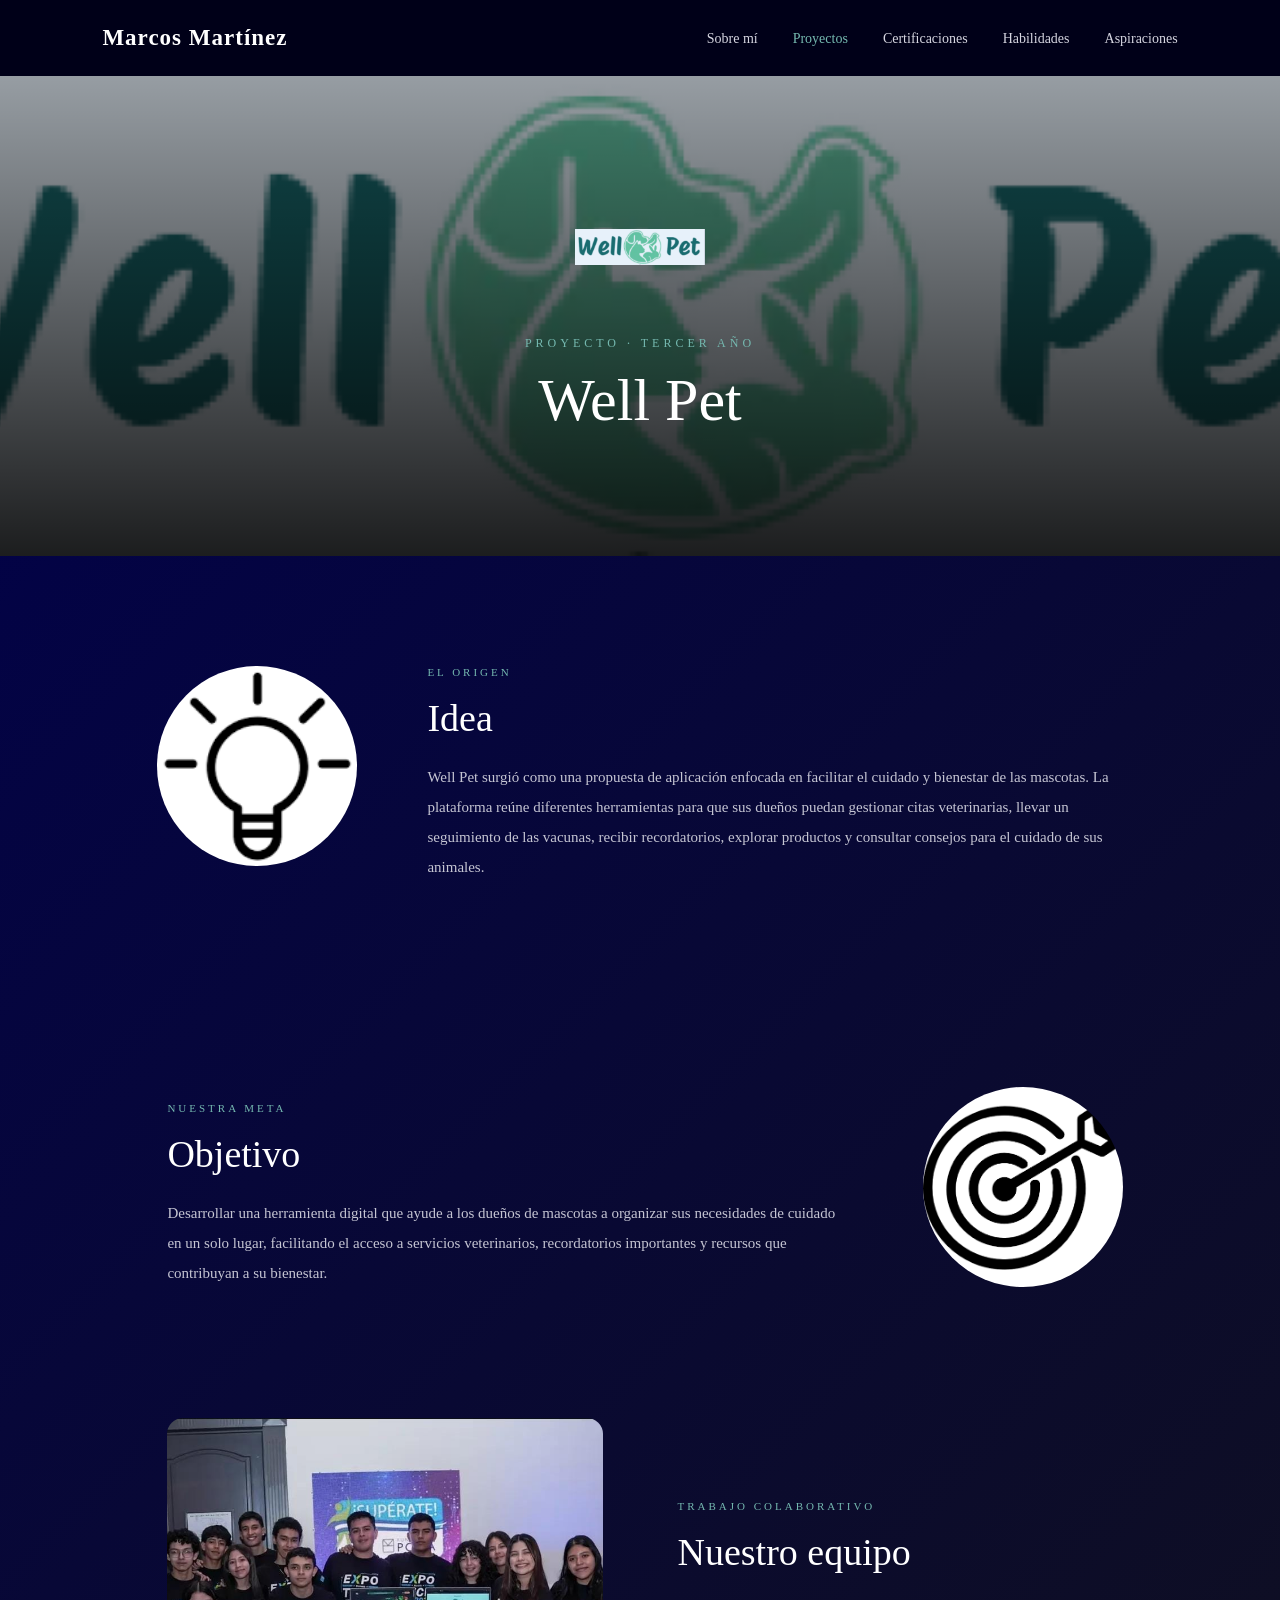
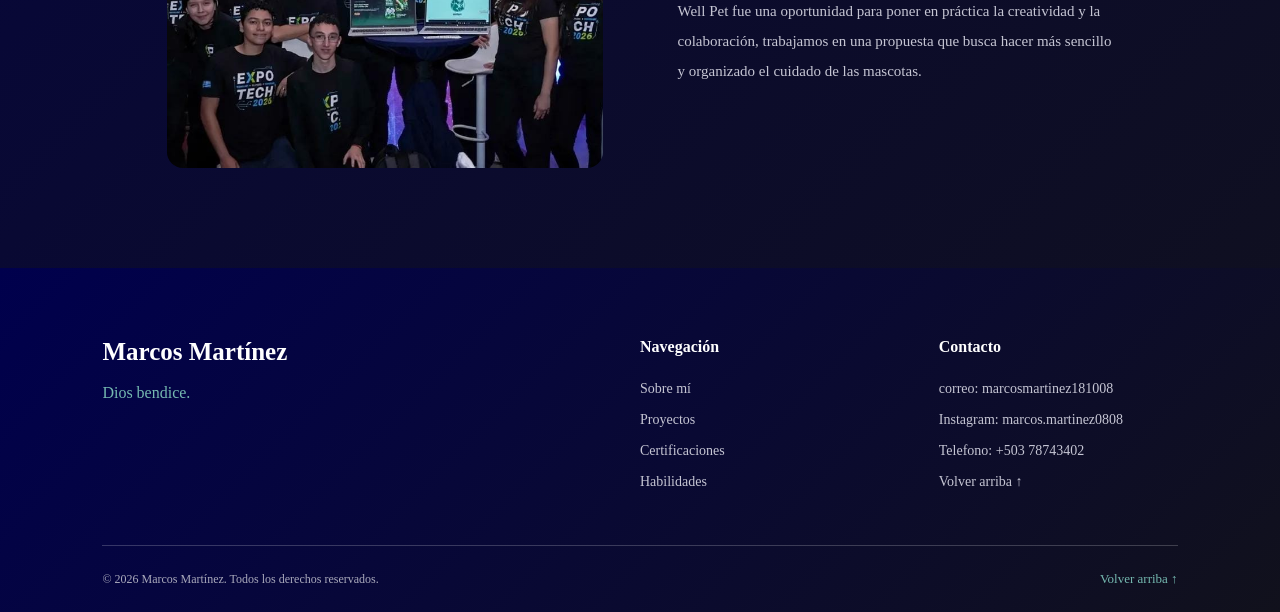
<file: well-pet.html>
<!DOCTYPE html>
<html lang="es">

<head>
    <meta charset="UTF-8">
    <meta name="viewport" content="width=device-width, initial-scale=1.0">

    <title>Well Pet | Marcos Martínez</title>

    <link rel="stylesheet" href="well-pet.css">
    <link rel="icon" type="image/x-icon" href="assets/Fotitos/Marca personal.png">
    
</head>

<body id="top">

    <div class="page-background">

        <!-- CÍRCULOS ANIMADOS -->
        <div class="falling-circles">
            <span class="circle circle-1"></span>
            <span class="circle circle-2"></span>
            <span class="circle circle-3"></span>
            <span class="circle circle-4"></span>
            <span class="circle circle-5"></span>
            <span class="circle circle-6"></span>
        </div>


        <!-- NAVBAR -->
        <header class="navbar">

            <a href="index.html" class="logo">
                Marcos Martínez
            </a>

            <nav>
                <ul>
                    <li><a href="index.html#about">Sobre mí</a></li>
                    <li><a href="projects.html" class="active">Proyectos</a></li>
                    <li><a href="index.html#certifications">Certificaciones</a></li>
                    <li><a href="index.html#skills">Habilidades</a></li>
                    <li><a href="aspirations.html">Aspiraciones</a></li>
                </ul>
            </nav>

        </header>


        <main>

            <!-- PORTADA -->
            <section class="project-hero">

                <img
                    src="assets/Fotitos/wellpet.png"
                    alt="Portada de Well Pet"
                    class="hero-image">

                <div class="hero-overlay"></div>

                <div class="hero-content">

                    <img
                        src="assets/Fotitos/wellpet.png"
                        alt="Logo de Well Pet"
                        class="hero-logo">

                    <p>PROYECTO · TERCER AÑO</p>

                    <h1>Well Pet</h1>

                    
                </div>

            </section>


            <!-- IDEA -->
            <section class="project-section idea-section">

                <div class="section-icon">
                    <span><img src="assets/Fotitos/foquito.png" alt="foto " style="width: 200px; height: 200px; border-radius: 50%; object-fit: cover;"></span>
                </div>

                <div class="section-content">

                    <p class="section-label">EL ORIGEN</p>

                    <h2>Idea</h2>

                    <p>
                        Well Pet surgió como una propuesta de aplicación
                        enfocada en facilitar el cuidado y bienestar de
                        las mascotas. La plataforma reúne diferentes
                        herramientas para que sus dueños puedan gestionar
                        citas veterinarias, llevar un seguimiento de las
                        vacunas, recibir recordatorios, explorar productos
                        y consultar consejos para el cuidado de sus animales.
                    </p>

                </div>

            </section>


            <!-- OBJETIVO -->
            <section class="project-section objective-section">

                <div class="section-content">

                    <p class="section-label">NUESTRA META</p>

                    <h2>Objetivo</h2>

                    <p>
                        Desarrollar una herramienta digital que ayude a
                        los dueños de mascotas a organizar sus necesidades
                        de cuidado en un solo lugar, facilitando el acceso
                        a servicios veterinarios, recordatorios importantes
                        y recursos que contribuyan a su bienestar.
                    </p>

                </div>

                <div class="section-icon">
                    <span><img src="assets/Fotitos/Dardos.png"   alt="foto" style="width: 200px; height: 200px; border-radius: 50%; object-fit: cover;"  ></span>
                </div>

            </section>


            <!-- EQUIPO -->
            <section class="team-section">

                <div class="team-image-container">

                    <img
                        src="assets/Fotitos/grupo3.jpg"
                        alt="Equipo de Well Pet">

                </div>

                <div class="team-content">

                    <p class="section-label">TRABAJO COLABORATIVO</p>

                    <h2>Nuestro equipo</h2>

                    <p>
                        Well Pet fue una oportunidad para poner en práctica
                        la creatividad y la colaboración,  trabajamos
                        en una propuesta que busca hacer más sencillo
                        y organizado el cuidado de las mascotas.
                    </p>

                </div>

            </section>


            



        <!-- FOOTER -->
        <footer class="footer">

            <div class="footer-container">

                <div class="footer-brand">

                    <h2>Marcos Martínez</h2>

                    

                    <span>Dios bendice.</span>

                </div>


                <div class="footer-links">

                    <h3>Navegación</h3>

                    <a href="index.html#about">Sobre mí</a>
                    <a href="projects.html">Proyectos</a>
                   <a href="certifications.html">Certificaciones</a>
                   <a href="skills.html">Habilidades</a>

                </div>


                <div class="footer-contact">

                    <h3>Contacto</h3>

                   <a href="mailto:TU-CORREO"> correo: marcosmartinez181008</a>
 <a href="mailto:TU-CORREO">Instagram: marcos.martinez0808</a>
  <a href="mailto:TU-CORREO">Telefono: +503 78743402</a>
                <a href="#top">Volver arriba ↑</a>

                </div>

            </div>


            <div class="footer-bottom">

                <p>© 2026 Marcos Martínez. Todos los derechos reservados.</p>

                <a href="#top">Volver arriba ↑</a>

            </div>

        </footer>

    </div>

    <script src="script.js"></script>

</body>
</html>
</file>
<file: style.css>
/* ============================= */
/* CONFIGURACIÓN GENERAL         */
/* ============================= */

* {
    margin: 0;
    padding: 0;
    box-sizing: border-box;
}

html {
    scroll-behavior: smooth;
}

body {
    min-height: 100vh;
    font-family: Georgia, serif;
}

button {
    font-family: inherit;
}

/* ============================= */
/* CONTENEDOR GENERAL           */
/* ============================= */

.page-background {
    position: relative;
    overflow: hidden;
    background-color: white;
}

/* ============================= */
/* NAVBAR                       */
/* ============================= */

.navbar {
    height: 50px;

    background-color: #000018;

    display: flex;
    align-items: center;
    justify-content: space-between;

    padding: 0 25px;

    border-bottom: 2px solid #9A9CCB;

    position: relative;
    z-index: 5;
}

.logo {
    color: white;
    font-size: 18px;
    font-weight: bold;
}

.menu {
    display: flex;
    list-style: none;
    gap: 30px;
}

.menu a {
    color: #9A9CCB;
    text-decoration: none;
    font-size: 15px;

    transition: color 0.3s;
}

.menu a:hover {
    color: #75B9B0;
}

/* ============================= */
/* CÍRCULOS ANIMADOS            */
/* ============================= */

.falling-circle {
    position: absolute;

    width: 35px;
    height: 35px;

    border-radius: 50%;

    background-color: #9A9CCB;

    opacity: 0.65;

    pointer-events: none;

    z-index: 1;

    animation: falling linear infinite;
}

@keyframes falling {

    0% {
        transform: translateY(-100px);
        opacity: 0;
    }

    10% {
        opacity: 0.65;
    }

    90% {
        opacity: 0.65;
    }

    100% {
        transform: translateY(200vh);
        opacity: 0;
    }

}

/* POSICIÓN DE LOS CÍRCULOS */

.circle-1 {
    left: 10%;

    width: 25px;
    height: 25px;

    animation-duration: 11s;
}

.circle-2 {
    left: 25%;

    width: 40px;
    height: 40px;

    animation-duration: 15s;
    animation-delay: 3s;
}

.circle-3 {
    left: 45%;

    width: 20px;
    height: 20px;

    animation-duration: 9s;
    animation-delay: 1s;
}

.circle-4 {
    left: 65%;

    width: 35px;
    height: 35px;

    animation-duration: 13s;
    animation-delay: 5s;
}

.circle-5 {
    left: 80%;

    width: 22px;
    height: 22px;

    animation-duration: 10s;
    animation-delay: 2s;
}

.circle-6 {
    left: 92%;

    width: 30px;
    height: 30px;

    animation-duration: 14s;
    animation-delay: 6s;
}

/* ============================= */
/* PRESENTACIÓN / HERO          */
/* ============================= */

.hero {
    min-height: calc(100vh - 50px);

    position: relative;
}

.hero::before {
    content: "";

    position: absolute;
    inset: 0;

    background: linear-gradient(
        to bottom,
        #00004D,
        #11111C
    );

    z-index: 0;
}

.hero-content {
    min-height: calc(100vh - 50px);

    display: grid;
    grid-template-columns: 55% 45%;

    position: relative;
    z-index: 2;
}

.intro {
    display: flex;
    flex-direction: column;

    align-items: center;
    justify-content: center;

    text-align: center;

    padding: 40px;
}

.intro h1 {
    color: #9A9CCB;

    font-size: 48px;

    margin-bottom: 15px;
}

.intro h2 {
    color: #9A9CCB;

    font-size: 24px;

    margin-bottom: 45px;
}

.intro p {
    color: #75B9B0;

    font-family: Arial, sans-serif;

    font-size: 16px;
    line-height: 1.6;
}

.hero-image {
    width: 100%;
    height: 100%;

    min-height: calc(100vh - 50px);
}

.hero-image img {
    width: 100%;
    height: 100%;

    object-fit: cover;

    display: block;
}

/* ============================= */
/* SECCIÓN ABOUT                */
/* ============================= */

.about-section {
    position: relative;

    padding: 100px 8% 120px;

    background-color: transparent;
}

.about-section::before {
    content: "";

    position: absolute;
    inset: 0;

    background-color: white;

    z-index: 0;
}

.about-container {
    max-width: 1200px;

    margin: 0 auto;

    position: relative;
    z-index: 2;
}

/* ============================= */
/* ENCABEZADOS                 */
/* ============================= */

.section-heading {
    margin-bottom: 55px;
}

.section-label {
    display: block;

    color: #77779D;

    font-family: Arial, sans-serif;

    font-size: 12px;
    font-weight: bold;

    letter-spacing: 3px;

    margin-bottom: 20px;
}

.section-heading h2 {
    color: #00004D;

    font-size: clamp(40px, 5vw, 65px);

    line-height: 1.1;

    margin-bottom: 20px;
}

.section-heading p {
    max-width: 550px;

    color: #666677;

    font-family: Arial, sans-serif;

    font-size: 16px;

    line-height: 1.7;
}

/* ============================= */
/* GRID DE CARACTERÍSTICAS      */
/* ============================= */

.traits-grid {
    display: grid;

    grid-template-columns: repeat(3, 1fr);

    gap: 25px;
}

/* ============================= */
/* TARJETAS                    */
/* ============================= */

.trait-card,
.hobby-card {

    position: relative;

    background-color: #F4F3FA;

    border-radius: 12px;

    overflow: hidden;

    border: 1px solid #E6E4F0;

    transition:
        transform 0.35s ease,
        box-shadow 0.35s ease;

}

/* EFECTO AL PASAR EL CURSOR */

.trait-card:hover,
.hobby-card:hover {

    transform: translateY(-7px);

    box-shadow:
        0 15px 35px rgba(0, 0, 77, 0.12);

}

/* BOTÓN PRINCIPAL */

.card-trigger {

    position: relative;

    display: block;

    width: 100%;

    height: 280px;

    border: none;

    padding: 0;

    background: transparent;

    text-align: left;

    cursor: pointer;

    overflow: hidden;

}

/* IMAGEN */

.card-trigger img {

    position: absolute;

    inset: 0;

    width: 100%;
    height: 100%;

    object-fit: cover;

    transition:
        transform 0.6s ease;

}

/* ZOOM DE IMAGEN */

.trait-card:hover .card-trigger img,
.hobby-card:hover .card-trigger img {

    transform: scale(1.07);

}

/* CAPA OSCURA SOBRE IMAGEN */

.card-overlay {

    position: absolute;

    inset: 0;

    background: linear-gradient(
        to top,
        rgba(0, 0, 35, 0.88),
        rgba(0, 0, 35, 0.08)
    );

    transition: background 0.3s ease;

}

/* CONTENIDO DE TARJETA */

.card-content {

    position: absolute;

    inset: 0;

    padding: 25px;

    display: flex;

    flex-direction: column;

    justify-content: flex-end;

    z-index: 2;

}

/* NUMERACIÓN */

.card-number {

    color: #B6B6D8;

    font-family: Arial, sans-serif;

    font-size: 12px;

    letter-spacing: 2px;

    margin-bottom: 12px;

}

/* NOMBRE */

.card-content h3 {

    color: white;

    font-size: 25px;

    line-height: 1.2;

    margin-bottom: 15px;

}

/* INDICADOR */

.card-hint {

    color: #75B9B0;

    font-family: Arial, sans-serif;

    font-size: 12px;

    letter-spacing: 1px;

    transition: transform 0.3s ease;

}

/* MOVIMIENTO DEL INDICADOR */

.card-trigger:hover .card-hint {

    transform: translateX(5px);

}

/* ============================= */
/* DESCRIPCIÓN EXPANDIBLE       */
/* ============================= */

.card-details {

    padding: 25px;

    background-color: #F4F3FA;

    border-top: 1px solid #E1DFED;

    animation: reveal 0.35s ease;

}

.card-details p {

    color: #444455;

    font-family: Arial, sans-serif;

    font-size: 14px;

    line-height: 1.8;

}

/* ANIMACIÓN DE APERTURA */

@keyframes reveal {

    from {

        opacity: 0;

        transform: translateY(-8px);

    }

    to {

        opacity: 1;

        transform: translateY(0);

    }

}

/* TARJETA ABIERTA */

.trait-card.open,
.hobby-card.open {

    border-color: #9A9CCB;

}

/* ============================= */
/* SECCIÓN HOBBIES              */
/* ============================= */

.hobbies-section {

    margin-top: 140px;

}

/* ENCABEZADO HOBBIES */

.hobbies-heading {

    margin-bottom: 45px;

}

/* GRID HOBBIES */

.hobbies-grid {

    display: grid;

    grid-template-columns: repeat(2, 1fr);

    gap: 25px;

}

/* TARJETAS HOBBIES */

.hobby-card .card-trigger {

    height: 340px;

}

/* ============================= */
/* ACCESIBILIDAD                */
/* ============================= */

.card-trigger:focus-visible {

    outline: 3px solid #75B9B0;

    outline-offset: -5px;

}

/* ============================= */
/* TABLETS                      */
/* ============================= */

@media (max-width: 900px) {

    .navbar {

        padding: 0 18px;

    }

    .menu {

        gap: 15px;

    }

    .menu a {

        font-size: 13px;

    }

    .hero-content {

        grid-template-columns: 50% 50%;

    }

    .intro h1 {

        font-size: 40px;

    }

    .traits-grid {

        grid-template-columns: repeat(2, 1fr);

    }

    .about-section {

        padding: 80px 6%;

    }

}

/* ============================= */
/* CELULARES                    */
/* ============================= */

@media (max-width: 600px) {

    /* NAVBAR */

    .navbar {

        height: auto;

        min-height: 60px;

        flex-direction: column;

        justify-content: center;

        gap: 15px;

        padding: 15px;

    }

    .menu {

        flex-wrap: wrap;

        justify-content: center;

        gap: 12px 18px;

    }

    .menu a {

        font-size: 12px;

    }

    /* HERO */

    .hero-content {

        grid-template-columns: 1fr;

    }

    .intro {

        min-height: 400px;

        padding: 30px 20px;

    }

    .intro h1 {

        font-size: 42px;

    }

    .intro h2 {

        font-size: 22px;

        margin-bottom: 30px;

    }

    .hero-image {

        height: 450px;

        min-height: auto;

    }

    /* ABOUT */

    .about-section {

        padding: 70px 22px 90px;

    }

    .section-heading {

        margin-bottom: 35px;

    }

    .section-heading h2 {

        font-size: 42px;

    }

    /* CARACTERÍSTICAS */

    .traits-grid {

        grid-template-columns: 1fr;

        gap: 20px;

    }

    .card-trigger {

        height: 280px;

    }

    /* HOBBIES */

    .hobbies-section {

        margin-top: 90px;

    }

    .hobbies-grid {

        grid-template-columns: 1fr;

        gap: 20px;

    }

    .hobby-card .card-trigger {

        height: 300px;

    }

    /* CÍRCULOS */

    .falling-circle {

        opacity: 0.35;

    }

}

/* ============================= */
/* FOOTER                        */
/* ============================= */

.footer {

    position: relative;

    background: linear-gradient(
        to bottom,
        #00004D,
        #11111C
    );

    padding: 70px 8% 25px;

    color: white;

    z-index: 2;

}


/* CONTENEDOR PRINCIPAL */

.footer-container {

    max-width: 1200px;

    margin: 0 auto;

    display: grid;

    grid-template-columns: 2fr 1fr 1fr;

    gap: 60px;

    padding-bottom: 55px;

}


/* IDENTIDAD */

.footer-brand h2 {

    font-size: 28px;

    color: #9A9CCB;

    margin-bottom: 18px;

}

.footer-brand p {

    font-family: Arial, sans-serif;

    font-size: 14px;

    line-height: 1.8;

    color: #D0D0E0;

    max-width: 300px;

    margin-bottom: 20px;

}

.footer-quote {

    display: inline-block;

    color: #75B9B0;

    font-size: 15px;

    font-style: italic;

}


/* COLUMNAS */

.footer-column h3 {

    font-size: 18px;

    color: #9A9CCB;

    margin-bottom: 22px;

}


.footer-column ul {

    list-style: none;

    display: flex;

    flex-direction: column;

    gap: 15px;

}


.footer-column a {

    color: #D0D0E0;

    text-decoration: none;

    font-family: Arial, sans-serif;

    font-size: 14px;

    transition: 0.3s;

}


/* EFECTO HOVER */

.footer-column a:hover {

    color: #75B9B0;

    padding-left: 5px;

}


/* PARTE INFERIOR */

.footer-bottom {

    max-width: 1200px;

    margin: 0 auto;

    padding-top: 25px;

    border-top: 1px solid #55557A;

    display: flex;

    align-items: center;

    justify-content: space-between;

    gap: 20px;

}


.footer-bottom p {

    font-family: Arial, sans-serif;

    font-size: 12px;

    color: #A5A5BE;

}


.back-to-top {

    color: #75B9B0;

    text-decoration: none;

    font-size: 13px;

    transition: 0.3s;

}


.back-to-top:hover {

    color: white;

}


/* ============================= */
/* FOOTER RESPONSIVE             */
/* ============================= */

@media (max-width: 768px) {

    .footer {

        padding: 55px 7% 25px;

    }

    .footer-container {

        grid-template-columns: 1fr 1fr;

        gap: 40px 25px;

    }

    .footer-brand {

        grid-column: 1 / -1;

    }

}


@media (max-width: 480px) {

    .footer-container {

        grid-template-columns: 1fr;

        gap: 35px;

    }

    .footer-brand {

        grid-column: auto;

    }

    .footer-bottom {

        flex-direction: column;

        align-items: flex-start;

    }

}
/* =====================================
   PÁGINA DE PROYECTOS
===================================== */

.projects-page {
    position: relative;
    z-index: 2;
    padding: 100px 8% 120px;
    color: white;
    min-height: 100vh;
}

/* INTRODUCCIÓN */

.projects-intro {
    max-width: 750px;
    margin-bottom: 85px;
}

.projects-eyebrow {
    color: #75B9B0;
    letter-spacing: 4px;
    font-size: 12px;
    font-weight: bold;
    margin-bottom: 22px;
}

.projects-intro h1 {
    font-size: clamp(38px, 5vw, 65px);
    line-height: 1.15;
    font-weight: normal;
    margin-bottom: 25px;
}

.projects-intro h1 span {
    color: #9A9CCB;
}

.projects-description {
    color: #d0d0dc;
    font-size: 16px;
    line-height: 1.9;
    max-width: 620px;
}


/* DISTRIBUCIÓN PRINCIPAL */

.projects-showcase {
    display: grid;
    grid-template-columns: 1.1fr 0.9fr;
    gap: 100px;
    align-items: center;
    max-width: 1200px;
    margin: auto;
}


/* TARJETAS */

.projects-list {
    display: flex;
    flex-direction: column;
    gap: 28px;
}

.project-card {
    position: relative;
    display: flex;
    align-items: center;
    justify-content: center;
    height: 190px;
    width: 100%;
    overflow: hidden;
    border-radius: 16px;
    background: linear-gradient(135deg, #222244, #11111C);
    border: 1px solid rgba(255,255,255,0.12);
    text-decoration: none;
    transition: transform 0.4s ease,
                border-color 0.4s ease;
}

.project-card:hover {
    transform: translateX(12px);
    border-color: #75B9B0;
}

.project-card img {
    width: 65%;
    height: 75%;
    object-fit: contain;
    transition: transform 0.5s ease;
}

.project-card:hover img {
    transform: scale(1.08);
}


/* CAPA DE EXPLORAR */

.project-overlay {
    position: absolute;
    inset: 0;
    background: rgba(0, 0, 20, 0.78);
    display: flex;
    align-items: center;
    justify-content: center;
    opacity: 0;
    transition: opacity 0.4s ease;
}

.project-overlay span {
    color: white;
    font-size: 20px;
    letter-spacing: 2px;
    transform: translateY(15px);
    transition: transform 0.4s ease;
}

.project-card:hover .project-overlay {
    opacity: 1;
}

.project-card:hover .project-overlay span {
    transform: translateY(0);
}


/* NÚMERO DEL PROYECTO */

.project-number {
    position: absolute;
    bottom: 15px;
    right: 22px;
    color: rgba(255,255,255,0.65);
    font-size: 13px;
    letter-spacing: 2px;
}


/* TEXTO LATERAL */

.projects-side-text {
    max-width: 420px;
}

.side-line {
    display: block;
    width: 55px;
    height: 3px;
    background: #75B9B0;
    margin-bottom: 25px;
}

.side-label {
    color: #75B9B0;
    font-size: 11px;
    letter-spacing: 3px;
    margin-bottom: 20px;
}

.projects-side-text h2 {
    font-size: 38px;
    line-height: 1.3;
    font-weight: normal;
    margin-bottom: 25px;
}

.projects-side-text h2 span {
    color: #9A9CCB;
}

.projects-side-text > p:not(.side-label) {
    color: #c5c5d3;
    font-size: 15px;
    line-height: 1.9;
    margin-bottom: 18px;
}


/* CONTADOR */

.projects-counter {
    display: flex;
    align-items: center;
    gap: 18px;
    margin-top: 45px;
    padding-top: 25px;
    border-top: 1px solid rgba(255,255,255,0.18);
}

.projects-counter strong {
    font-size: 42px;
    color: #75B9B0;
    font-weight: normal;
}

.projects-counter span {
    color: #c5c5d3;
    font-size: 13px;
}


/* RESPONSIVE */

@media (max-width: 900px) {

    .projects-showcase {
        grid-template-columns: 1fr;
        gap: 70px;
    }

    .projects-side-text {
        max-width: 600px;
    }

}

@media (max-width: 600px) {

    .projects-page {
        padding: 75px 6% 90px;
    }

    .projects-intro {
        margin-bottom: 55px;
    }

    .project-card {
        height: 155px;
    }

    .projects-side-text h2 {
        font-size: 31px;
    }

}
</file>
<file: aspirations.css>
/* =========================================
   CONFIGURACIÓN GENERAL
========================================= */

* {
    margin: 0;
    padding: 0;
    box-sizing: border-box;
}

html {
    scroll-behavior: smooth;
    scroll-padding-top: 110px;
}

body {
    position: relative;
    min-height: 100vh;
    overflow-x: hidden;
    background: linear-gradient(135deg, #00004D, #11111C);
    color: #F2F2F7;
    font-family: Georgia, "Times New Roman", serif;
}

a {
    color: inherit;
    text-decoration: none;
}


/* =========================================
   CÍRCULOS ANIMADOS
========================================= */

.circles {
    position: fixed;
    inset: 0;
    overflow: hidden;
    pointer-events: none;
    z-index: 0;
}

.circles span {
    position: absolute;
    bottom: -120px;
    width: 25px;
    height: 25px;
    border: 1px solid rgba(117, 185, 176, 0.35);
    background: rgba(117, 185, 176, 0.08);
    border-radius: 50%;
    animation: floating-circles 18s linear infinite;
}

.circles span:nth-child(1) {
    left: 8%;
    width: 35px;
    height: 35px;
    animation-duration: 17s;
}

.circles span:nth-child(2) {
    left: 25%;
    width: 18px;
    height: 18px;
    animation-duration: 22s;
    animation-delay: 3s;
}

.circles span:nth-child(3) {
    left: 45%;
    width: 45px;
    height: 45px;
    animation-duration: 20s;
    animation-delay: 6s;
}

.circles span:nth-child(4) {
    left: 65%;
    width: 22px;
    height: 22px;
    animation-duration: 16s;
    animation-delay: 2s;
}

.circles span:nth-child(5) {
    left: 82%;
    width: 38px;
    height: 38px;
    animation-duration: 24s;
    animation-delay: 5s;
}

.circles span:nth-child(6) {
    left: 95%;
    width: 16px;
    height: 16px;
    animation-duration: 19s;
    animation-delay: 8s;
}

@keyframes floating-circles {
    0% {
        transform: translateY(0) scale(1);
        opacity: 0;
    }

    10% {
        opacity: 0.7;
    }

    90% {
        opacity: 0.5;
    }

    100% {
        transform: translateY(-115vh) scale(1.4);
        opacity: 0;
    }
}


/* =========================================
   NAVBAR
========================================= */

.navbar {
    position: relative;
    z-index: 10;
    width: 100%;
    min-height: 85px;
    padding: 0 8%;
    display: flex;
    justify-content: space-between;
    align-items: center;
    background: #000018;
    border-bottom: 1px solid rgba(117, 185, 176, 0.2);
}

.logo {
    color: #75B9B0;
    font-size: 1.55rem;
    font-weight: bold;
    letter-spacing: 0.5px;
    white-space: nowrap;
}

.nav-links {
    display: flex;
    align-items: center;
    gap: 32px;
}

.nav-links a {
    position: relative;
    color: #D6D6E2;
    font-size: 0.95rem;
    transition: color 0.3s ease;
}

.nav-links a::after {
    content: "";
    position: absolute;
    left: 0;
    bottom: -8px;
    width: 0;
    height: 2px;
    background: linear-gradient(90deg, #75B9B0, #9A9CCB);
    transition: width 0.3s ease;
}

.nav-links a:hover,
.nav-links a.active {
    color: #75B9B0;
}

.nav-links a:hover::after,
.nav-links a.active::after {
    width: 100%;
}


/* =========================================
   CONTENIDO PRINCIPAL
========================================= */

main {
    position: relative;
    z-index: 1;
}

.aspiration-section,
.aspirations-intro,
.thank-you-section {
    width: min(1100px, 84%);
    margin: 0 auto;
}


/* =========================================
   INTRODUCCIÓN
========================================= */

.aspirations-intro {
    min-height: 520px;
    padding: 100px 0 90px;
    display: flex;
    flex-direction: column;
    justify-content: center;
    align-items: center;
    text-align: center;
}

.section-label {
    color: #75B9B0;
    font-family: Arial, sans-serif;
    font-size: 0.76rem;
    font-weight: bold;
    letter-spacing: 4px;
    margin-bottom: 20px;
}

.aspirations-intro h1 {
    max-width: 850px;
    font-size: clamp(2.7rem, 5vw, 4.5rem);
    font-weight: normal;
    line-height: 1.15;
    margin-bottom: 25px;
}

.aspirations-intro h1 span {
    display: block;
    color: #75B9B0;
}

.intro-description {
    max-width: 700px;
    color: #C5C7D6;
    font-family: Arial, sans-serif;
    font-size: 0.98rem;
    line-height: 1.9;
}

.intro-button {
    margin-top: 35px;
    padding: 13px 24px;
    border: 1px solid rgba(117, 185, 176, 0.5);
    border-radius: 30px;
    color: #D9E5E4;
    font-family: Arial, sans-serif;
    font-size: 0.88rem;
    transition: 0.3s ease;
}

.intro-button span {
    margin-left: 10px;
    color: #75B9B0;
}

.intro-button:hover {
    background: rgba(117, 185, 176, 0.13);
    border-color: #75B9B0;
    transform: translateY(-4px);
}


/* =========================================
   SECCIONES
========================================= */

.aspiration-section {
    padding: 85px 0;
    border-top: 1px solid rgba(154, 156, 203, 0.2);
}

.section-heading {
    display: flex;
    justify-content: space-between;
    align-items: flex-end;
    gap: 40px;
    margin-bottom: 45px;
}

.section-heading h2 {
    color: #F2F2F7;
    font-size: clamp(2rem, 4vw, 2.8rem);
    font-weight: normal;
}

.section-description {
    max-width: 390px;
    color: #B9BDCE;
    font-family: Arial, sans-serif;
    font-size: 0.92rem;
    line-height: 1.7;
    text-align: right;
}


/* =========================================
   UNIVERSIDAD
========================================= */

.university-header {
    display: grid;
    grid-template-columns: 1fr 260px;
    align-items: center;
    gap: 55px;
    padding: 45px;
    background: rgba(8, 12, 43, 0.65);
    border: 1px solid rgba(154, 156, 203, 0.22);
    border-radius: 18px;
    transition: border-color 0.35s ease;
}

.university-header:hover {
    border-color: rgba(117, 185, 176, 0.65);
}

.university-tag {
    display: inline-block;
    margin-bottom: 20px;
    color: #75B9B0;
    font-family: Arial, sans-serif;
    font-size: 0.7rem;
    font-weight: bold;
    letter-spacing: 3px;
}

.university-information h3 {
    max-width: 600px;
    color: #F2F2F7;
    font-size: clamp(1.9rem, 3.5vw, 2.8rem);
    font-weight: normal;
    line-height: 1.25;
}

.degree-name {
    margin-top: 17px;
    color: #9A9CCB;
    font-size: 1.25rem;
    line-height: 1.5;
}

.university-line {
    width: 75px;
    height: 2px;
    margin: 25px 0 18px;
    background: linear-gradient(90deg, #75B9B0, #9A9CCB);
}

.university-caption {
    color: #AEB4C9;
    font-family: Arial, sans-serif;
    font-size: 0.85rem;
    line-height: 1.7;
}

.university-logo-container {
    width: 100%;
    aspect-ratio: 1 / 1;
    display: flex;
    justify-content: center;
    align-items: center;
    padding: 25px;
    background: rgba(255, 255, 255, 0.96);
    border-radius: 15px;
    overflow: hidden;
}

.university-logo {
    width: 100%;
    height: 100%;
    object-fit: contain;
}

.university-description {
    margin-top: 28px;
    padding: 30px 35px;
    border-left: 2px solid #75B9B0;
    background: rgba(117, 185, 176, 0.055);
}

.university-description p {
    color: #C5C7D6;
    font-family: Arial, sans-serif;
    font-size: 0.94rem;
    line-height: 1.9;
}


/* =========================================
   PROYECCIÓN ACADÉMICA
========================================= */

.future-academic {
    margin-top: 95px;
}

.future-heading {
    margin-bottom: 30px;
}

.future-heading h3 {
    color: #F2F2F7;
    font-size: clamp(1.7rem, 3vw, 2.3rem);
    font-weight: normal;
}

.future-content {
    display: grid;
    grid-template-columns: 300px 1fr;
    align-items: center;
    gap: 45px;
}

.future-image-container {
    position: relative;
    height: 370px;
    overflow: hidden;
    border-radius: 15px;
    border: 1px solid rgba(117, 185, 176, 0.3);
}

.future-image {
    width: 100%;
    height: 100%;
    object-fit: cover;
    transition: transform 0.6s ease;
}

.future-image-container:hover .future-image {
    transform: scale(1.06);
}

.image-caption {
    position: absolute;
    right: 0;
    bottom: 0;
    left: 0;
    padding: 25px 18px 17px;
    background: linear-gradient(transparent, rgba(0, 0, 24, 0.95));
    color: #F2F2F7;
    font-family: Arial, sans-serif;
    font-size: 0.8rem;
    letter-spacing: 0.5px;
}

.future-text {
    display: flex;
    flex-direction: column;
    gap: 20px;
}

.future-text p {
    color: #C5C7D6;
    font-family: Arial, sans-serif;
    font-size: 0.95rem;
    line-height: 1.95;
}


/* =========================================
   APRENDIZAJE PERSONAL
========================================= */

.personal-learning {
    border-top: 1px solid rgba(154, 156, 203, 0.2);
}

.learning-grid {
    display: grid;
    grid-template-columns: repeat(2, 1fr);
    gap: 25px;
    align-items: stretch;
}

.learning-card {
    display: flex;
    flex-direction: column;
    overflow: hidden;
    background: rgba(8, 12, 43, 0.72);
    border: 1px solid rgba(154, 156, 203, 0.2);
    border-radius: 16px;
    transition:
        transform 0.35s ease,
        border-color 0.35s ease,
        background 0.35s ease,
        box-shadow 0.35s ease;
}

.learning-card:hover {
    transform: translateY(-7px);
    border-color: rgba(117, 185, 176, 0.7);
    background: rgba(20, 31, 66, 0.9);
    box-shadow: 0 15px 35px rgba(0, 0, 0, 0.2);
}

.learning-image {
    position: relative;
    width: 100%;
    height: 220px;
    overflow: hidden;
    background: rgba(117, 185, 176, 0.08);
}

.learning-image img {
    width: 100%;
    height: 100%;
    display: block;
    object-fit: cover;
    transition: transform 0.6s ease;
}

.learning-card:hover .learning-image img {
    transform: scale(1.06);
}

.image-number {
    position: absolute;
    top: 16px;
    right: 17px;
    padding: 8px 12px;
    color: #F2F2F7;
    background: rgba(0, 0, 24, 0.75);
    border: 1px solid rgba(117, 185, 176, 0.4);
    border-radius: 20px;
    font-family: Arial, sans-serif;
    font-size: 0.72rem;
}

.learning-content {
    padding: 28px;
    display: flex;
    flex-direction: column;
    flex: 1;
}

.learning-tag {
    margin-bottom: 14px;
    color: #75B9B0;
    font-family: Arial, sans-serif;
    font-size: 0.68rem;
    font-weight: bold;
    letter-spacing: 2px;
}

.learning-content h3 {
    margin-bottom: 18px;
    color: #F2F2F7;
    font-size: 1.55rem;
    font-weight: normal;
}

.learning-content > p {
    color: #BEC3D2;
    font-family: Arial, sans-serif;
    font-size: 0.87rem;
    line-height: 1.85;
}


/* =========================================
   TRADUCCIONES DE IDIOMAS
========================================= */

.translation-divider {
    width: 100%;
    height: 1px;
    margin: 25px 0 20px;
    background: linear-gradient(
        90deg,
        rgba(117, 185, 176, 0.7),
        rgba(154, 156, 203, 0.1)
    );
}

.translation-label {
    margin-bottom: 12px;
    color: #9A9CCB;
    font-family: Arial, sans-serif;
    font-size: 0.7rem;
    font-weight: bold;
    letter-spacing: 2px;
}

.learning-content .translated-text {
    color: #D0D4E0;
    font-size: 0.85rem;
    font-style: italic;
    line-height: 1.85;
}


/* =========================================
   TARJETA DE IMPACTO
========================================= */

.impact-card {
    grid-column: 1 / -1;
    display: grid;
    grid-template-columns: 40% 1fr;
    align-items: stretch;
}

.impact-card .learning-image {
    height: 100%;
    min-height: 330px;
}

.impact-card .learning-content {
    justify-content: center;
    padding: 40px;
}

.impact-card .learning-content h3 {
    font-size: 2rem;
}

.impact-card .learning-content > p {
    max-width: 570px;
    font-size: 0.92rem;
    line-height: 1.95;
}


/* =========================================
   CIERRE: GRACIAS
========================================= */

.thank-you-section {
    position: relative;
    min-height: 460px;
    padding: 100px 20px;
    display: flex;
    flex-direction: column;
    justify-content: center;
    align-items: center;
    overflow: hidden;
    text-align: center;
    border-top: 1px solid rgba(154, 156, 203, 0.2);
}

.thank-you-decoration {
    position: absolute;
    width: 350px;
    height: 350px;
    top: 50%;
    left: 50%;
    transform: translate(-50%, -50%);
    border: 1px solid rgba(117, 185, 176, 0.1);
    border-radius: 50%;
    box-shadow:
        0 0 0 35px rgba(117, 185, 176, 0.025),
        0 0 0 70px rgba(117, 185, 176, 0.015);
    pointer-events: none;
}

.thank-you-section .section-label {
    position: relative;
    z-index: 1;
}

.thank-you-section h2 {
    position: relative;
    z-index: 1;
    margin: 10px 0 15px;
    color: #75B9B0;
    font-size: clamp(4rem, 9vw, 7rem);
    font-weight: normal;
}

.thank-you-line {
    position: relative;
    z-index: 1;
    width: 80px;
    height: 2px;
    margin-bottom: 25px;
    background: linear-gradient(90deg, #75B9B0, #9A9CCB);
}

.thank-you-message {
    position: relative;
    z-index: 1;
    max-width: 550px;
    color: #C5C7D6;
    font-family: Arial, sans-serif;
    font-size: 0.95rem;
    line-height: 1.8;
}

.signature {
    position: relative;
    z-index: 1;
    margin-top: 28px;
    color: #9A9CCB;
    font-size: 1.15rem;
    font-style: italic;
}


/* =========================================
   ANIMACIÓN DE APARICIÓN
========================================= */

.reveal {
    opacity: 0;
    transform: translateY(25px);
    transition:
        opacity 0.8s ease,
        transform 0.8s ease;
}

.reveal.visible {
    opacity: 1;
    transform: translateY(0);
}


/* =========================================
   FOOTER
========================================= */

.footer {
    position: relative;
    z-index: 2;
    padding: 60px 8% 20px;
    background: #000018;
    border-top: 1px solid rgba(117, 185, 176, 0.2);
}

.footer-main {
    display: grid;
    grid-template-columns: 2fr 1fr 1fr;
    gap: 60px;
    max-width: 1150px;
    margin: 0 auto;
    padding-bottom: 45px;
}

.footer-brand h2 {
    margin-bottom: 14px;
    color: #75B9B0;
    font-size: 1.6rem;
}

.footer-brand p,
.footer-brand span {
    display: block;
    color: #AEB4C9;
    font-family: Arial, sans-serif;
    font-size: 0.86rem;
    line-height: 1.8;
}

.footer-brand span {
    margin-top: 10px;
    color: #75B9B0;
}

.footer-navigation,
.footer-contact {
    display: flex;
    flex-direction: column;
    gap: 13px;
}

.footer-navigation h3,
.footer-contact h3 {
    margin-bottom: 7px;
    color: #F2F2F7;
    font-size: 1.1rem;
    font-weight: normal;
}

.footer-navigation a,
.footer-contact a {
    width: fit-content;
    color: #AEB4C9;
    font-family: Arial, sans-serif;
    font-size: 0.84rem;
    transition: color 0.3s ease;
}

.footer-navigation a:hover,
.footer-contact a:hover {
    color: #75B9B0;
}

.footer-bottom {
    max-width: 1150px;
    margin: 0 auto;
    padding-top: 20px;
    border-top: 1px solid rgba(154, 156, 203, 0.17);
    text-align: center;
}

.footer-bottom p {
    color: #777F98;
    font-family: Arial, sans-serif;
    font-size: 0.75rem;
}


/* =========================================
   RESPONSIVE
========================================= */

@media (max-width: 950px) {

    .navbar {
        padding: 20px 5%;
        flex-direction: column;
        gap: 20px;
    }

    .nav-links {
        justify-content: center;
        flex-wrap: wrap;
        gap: 20px;
    }

    .section-heading {
        flex-direction: column;
        align-items: flex-start;
        gap: 18px;
    }

    .section-description {
        max-width: 600px;
        text-align: left;
    }

    .university-header {
        grid-template-columns: 1fr 200px;
        gap: 30px;
        padding: 35px;
    }

    .future-content {
        grid-template-columns: 250px 1fr;
        gap: 30px;
    }

    .learning-grid {
        gap: 18px;
    }
}


@media (max-width: 650px) {

    .navbar {
        padding: 20px 5%;
    }

    .logo {
        font-size: 1.35rem;
    }

    .nav-links {
        gap: 15px;
    }

    .nav-links a {
        font-size: 0.8rem;
    }

    .aspiration-section,
    .aspirations-intro,
    .thank-you-section {
        width: 88%;
    }

    .aspirations-intro {
        min-height: auto;
        padding: 85px 0;
    }

    .aspirations-intro h1 {
        font-size: 2.6rem;
    }

    .intro-description {
        font-size: 0.9rem;
    }

    .aspiration-section {
        padding: 65px 0;
    }

    .university-header {
        grid-template-columns: 1fr;
        gap: 30px;
        padding: 27px;
    }

    .university-information h3 {
        font-size: 2rem;
    }

    .university-logo-container {
        width: 180px;
        margin: 0 auto;
    }

    .university-description {
        padding: 25px 20px;
    }

    .future-academic {
        margin-top: 70px;
    }

    .future-content {
        grid-template-columns: 1fr;
        gap: 25px;
    }

    .future-image-container {
        height: 300px;
    }

    .future-text p {
        font-size: 0.9rem;
    }

    .learning-grid {
        grid-template-columns: 1fr;
    }

    .learning-image {
        height: 210px;
    }

    .learning-content {
        padding: 24px;
    }

    .impact-card {
        grid-column: auto;
        display: flex;
    }

    .impact-card .learning-image {
        height: 220px;
        min-height: auto;
    }

    .impact-card .learning-content {
        padding: 25px;
    }

    .impact-card .learning-content h3 {
        font-size: 1.55rem;
    }

    .thank-you-section {
        min-height: 390px;
        padding: 75px 0;
    }

    .thank-you-decoration {
        width: 230px;
        height: 230px;
    }

    .footer {
        padding: 45px 7% 20px;
    }

    .footer-main {
        grid-template-columns: 1fr;
        gap: 35px;
    }

}


/* =========================================
   ACCESIBILIDAD
========================================= */

@media (prefers-reduced-motion: reduce) {

    html {
        scroll-behavior: auto;
    }

    *,
    *::before,
    *::after {
        animation-duration: 0.01ms !important;
        transition-duration: 0.01ms !important;
    }

    .reveal {
        opacity: 1;
        transform: none;
    }

}
</file>
<file: care-connection.css>
/* ==========================================
   CONFIGURACIÓN GENERAL
========================================== */

* {
    margin: 0;
    padding: 0;
    box-sizing: border-box;
}

html {
    scroll-behavior: smooth;
}

body {
    font-family: Georgia, serif;
    background: #11111C;
    color: white;
    overflow-x: hidden;
}

.page-background {
    position: relative;
    min-height: 100vh;
    overflow: hidden;

    background: linear-gradient(
        135deg,
        #00004D,
        #11111C
    );
}


/* ==========================================
   NAVBAR
========================================== */

.navbar {
    position: relative;
    z-index: 10;

    display: flex;
    justify-content: space-between;
    align-items: center;

    padding: 25px 8%;
    background: #000018;
}

.logo {
    color: white;
    text-decoration: none;
    font-size: 23px;
    font-weight: bold;
    letter-spacing: 1px;
}

.navbar nav ul {
    display: flex;
    align-items: center;
    gap: 35px;
    list-style: none;
}

.navbar nav ul li a {
    color: #d5d5e0;
    text-decoration: none;
    font-size: 14px;
    transition: color 0.3s ease;
}

.navbar nav ul li a:hover,
.navbar nav ul li a.active {
    color: #75B9B0;
}


/* ==========================================
   CÍRCULOS ANIMADOS
========================================== */

.falling-circles {
    position: absolute;
    inset: 0;
    overflow: hidden;
    pointer-events: none;
    z-index: 1;
}

.circle {
    position: absolute;
    top: -100px;
    border-radius: 50%;
    opacity: 0.55;

    animation: falling 12s linear infinite;
}

.circle-1 {
    left: 8%;
    width: 18px;
    height: 18px;
    background: #75B9B0;
    animation-delay: 0s;
}

.circle-2 {
    left: 25%;
    width: 25px;
    height: 25px;
    background: #9A9CCB;
    animation-delay: 3s;
}

.circle-3 {
    left: 45%;
    width: 14px;
    height: 14px;
    background: #75B9B0;
    animation-delay: 5s;
}

.circle-4 {
    left: 65%;
    width: 22px;
    height: 22px;
    background: #9A9CCB;
    animation-delay: 2s;
}

.circle-5 {
    left: 82%;
    width: 16px;
    height: 16px;
    background: #75B9B0;
    animation-delay: 6s;
}

.circle-6 {
    left: 94%;
    width: 28px;
    height: 28px;
    background: #9A9CCB;
    animation-delay: 4s;
}

@keyframes falling {
    0% {
        transform: translateY(0);
    }

    100% {
        transform: translateY(120vh);
    }
}


/* ==========================================
   PORTADA DEL PROYECTO
========================================== */

.project-hero {
    position: relative;
    z-index: 2;

    height: 480px;
    overflow: hidden;

    display: flex;
    align-items: center;
    justify-content: center;
    text-align: center;
}

.hero-image {
    position: absolute;
    inset: 0;

    width: 100%;
    height: 100%;

    object-fit: cover;
}

.hero-overlay {
    position: absolute;
    inset: 0;

    background: linear-gradient(
        to bottom,
        rgba(0,0,0,0.35),
        rgba(0,0,0,0.88)
    );
}

.hero-content {
    position: relative;
    z-index: 2;
    padding: 30px;
}

.hero-logo {
    width: 130px;
    height: 130px;
    object-fit: contain;
    margin-bottom: 20px;
}

.hero-content p {
    color: #75B9B0;
    font-size: 12px;
    letter-spacing: 4px;
    margin-bottom: 15px;
}

.hero-content h1 {
    font-size: clamp(35px, 5vw, 60px);
    font-weight: normal;
    margin-bottom: 15px;
}

.hero-content span {
    color: #dedee8;
    font-size: 16px;
    letter-spacing: 1px;
}


/* ==========================================
   SECCIONES IDEA Y OBJETIVO
========================================== */

.project-section {
    position: relative;
    z-index: 2;

    max-width: 1150px;
    margin: auto;

    padding: 110px 8%;

    display: flex;
    align-items: center;
    justify-content: space-between;
    gap: 80px;
}

.idea-section {
    flex-direction: row;
}

.objective-section {
    flex-direction: row;
}

.section-icon {
    flex: 0 0 180px;

    display: flex;
    align-items: center;
    justify-content: center;

    width: 180px;
    height: 180px;

    border-radius: 50%;

    background: rgba(154,156,203,0.12);
    border: 1px solid rgba(154,156,203,0.3);
}

.section-icon span {
    font-size: 65px;
}

.section-content {
    flex: 1;
}

.section-label {
    color: #75B9B0;
    font-size: 11px;
    letter-spacing: 3px;
    margin-bottom: 18px;
}

.section-content h2,
.team-content h2,
.gallery-heading h2 {
    font-size: 38px;
    font-weight: normal;
    margin-bottom: 22px;
}

.section-content p:not(.section-label),
.team-content p:not(.section-label),
.gallery-heading p:not(.section-label) {
    color: #c5c5d3;
    font-size: 15px;
    line-height: 2;
}


/* ==========================================
   EQUIPO
========================================== */

.team-section {
    position: relative;
    z-index: 2;

    display: grid;
    grid-template-columns: 1fr 1fr;
    align-items: center;

    gap: 75px;

    max-width: 1150px;
    margin: 20px auto 100px;
    padding: 0 8%;
}

.team-image-container {
    width: 100%;
    height: 350px;
    overflow: hidden;
    border-radius: 16px;
}

.team-image-container img {
    width: 100%;
    height: 100%;
    object-fit: cover;

    transition: transform 0.5s ease;
}

.team-image-container:hover img {
    transform: scale(1.06);
}

.team-content {
    max-width: 450px;
}

.team-content h2 {
    color: white;
}


/* ==========================================
   GALERÍA
========================================== */

.gallery-section {
    position: relative;
    z-index: 2;

    padding: 90px 8% 120px;

    background: rgba(0,0,0,0.18);
}

.gallery-heading {
    text-align: center;
    max-width: 650px;
    margin: 0 auto 55px;
}

.gallery-heading h2 {
    font-size: 42px;
}

.gallery-heading p:not(.section-label) {
    font-size: 14px;
}

.gallery-grid {
    max-width: 1150px;
    margin: auto;

    display: grid;
    grid-template-columns: repeat(3, 1fr);
    gap: 20px;
}

.gallery-grid img {
    width: 100%;
    height: 230px;

    object-fit: cover;
    border-radius: 12px;

    cursor: pointer;

    transition:
        transform 0.4s ease,
        box-shadow 0.4s ease;
}

.gallery-grid img:hover {
    transform: scale(1.035);

    box-shadow:
        0 12px 30px rgba(0,0,0,0.3);
}


/* ==========================================
   FOOTER
========================================== */

.footer {
    position: relative;
    z-index: 2;

    background: linear-gradient(
        135deg,
        #00004D,
        #11111C
    );

    color: white;
    padding: 70px 8% 25px;
}

.footer-container {
    display: grid;
    grid-template-columns: 2fr 1fr 1fr;
    gap: 60px;

    max-width: 1200px;
    margin: auto;
}

.footer-brand h2 {
    font-size: 25px;
    margin-bottom: 18px;
}

.footer-brand p {
    color: #c5c5d3;
    line-height: 1.8;
    margin-bottom: 15px;
}

.footer-brand span {
    color: #75B9B0;
}

.footer-links,
.footer-contact {
    display: flex;
    flex-direction: column;
    gap: 15px;
}

.footer-links h3,
.footer-contact h3 {
    font-size: 16px;
    margin-bottom: 10px;
}

.footer-links a,
.footer-contact a {
    color: #c5c5d3;
    text-decoration: none;
    font-size: 14px;
    transition: color 0.3s ease;
}

.footer-links a:hover,
.footer-contact a:hover {
    color: #75B9B0;
}

.footer-bottom {
    display: flex;
    justify-content: space-between;
    align-items: center;

    max-width: 1200px;
    margin: 55px auto 0;
    padding-top: 25px;

    border-top: 1px solid rgba(255,255,255,0.2);
}

.footer-bottom p {
    color: #aaaabc;
    font-size: 12px;
}

.footer-bottom a {
    color: #75B9B0;
    text-decoration: none;
    font-size: 13px;
}


/* ==========================================
   RESPONSIVE
========================================== */

@media (max-width: 900px) {

    .project-section {
        gap: 40px;
        padding: 85px 6%;
    }

    .team-section {
        gap: 40px;
        padding: 0 6%;
    }

    .section-icon {
        flex-basis: 140px;
        width: 140px;
        height: 140px;
    }

    .section-icon span {
        font-size: 50px;
    }

    .gallery-grid {
        grid-template-columns: repeat(2, 1fr);
    }

    .navbar nav ul {
        gap: 18px;
    }

}

@media (max-width: 600px) {

    .navbar {
        flex-direction: column;
        gap: 22px;
        padding: 25px 5%;
    }

    .navbar nav ul {
        flex-wrap: wrap;
        justify-content: center;
        gap: 15px;
    }

    .project-hero {
        height: 400px;
    }

    .hero-logo {
        width: 100px;
        height: 100px;
    }

    .project-section,
    .objective-section {
        flex-direction: column;
        text-align: center;
        padding: 75px 7%;
        gap: 35px;
    }

    .section-icon {
        flex: none;
        width: 120px;
        height: 120px;
    }

    .section-icon span {
        font-size: 45px;
    }

    .section-content h2,
    .team-content h2 {
        font-size: 32px;
    }

    .team-section {
        grid-template-columns: 1fr;
        gap: 35px;
        padding: 0 7%;
        margin-bottom: 75px;
    }

    .team-image-container {
        height: 260px;
    }

    .team-content {
        text-align: center;
    }

    .gallery-section {
        padding: 75px 6%;
    }

    .gallery-grid {
        grid-template-columns: 1fr 1fr;
        gap: 12px;
    }

    .gallery-grid img {
        height: 160px;
    }

    .footer-container {
        grid-template-columns: 1fr;
        gap: 40px;
    }

    .footer-bottom {
        flex-direction: column;
        gap: 20px;
        text-align: center;
    }

}
</file>
<file: certificatons.css>
/* =========================================
   CONFIGURACIÓN GENERAL
========================================= */

* {
    margin: 0;
    padding: 0;
    box-sizing: border-box;
}

html {
    scroll-behavior: smooth;
}

body {
    font-family: Georgia, serif;
    background: #00004D;
    color: #ffffff;
    overflow-x: hidden;
}

.page-background {
    min-height: 100vh;
    position: relative;
    overflow: hidden;
    background: linear-gradient(135deg, #00004D, #11111C);
}

main {
    position: relative;
    z-index: 2;
}


/* =========================================
   CÍRCULOS ANIMADOS
========================================= */

.falling-circles {
    position: absolute;
    inset: 0;
    overflow: hidden;
    pointer-events: none;
    z-index: 0;
}

.circle {
    position: absolute;
    display: block;
    border-radius: 50%;
    background: rgba(154, 156, 203, 0.13);
    animation: falling 18s linear infinite;
}

.circle-1 {
    width: 35px;
    height: 35px;
    left: 10%;
    animation-delay: 0s;
}

.circle-2 {
    width: 20px;
    height: 20px;
    left: 28%;
    animation-delay: 4s;
}

.circle-3 {
    width: 45px;
    height: 45px;
    left: 48%;
    animation-delay: 7s;
}

.circle-4 {
    width: 25px;
    height: 25px;
    left: 67%;
    animation-delay: 2s;
}

.circle-5 {
    width: 40px;
    height: 40px;
    left: 82%;
    animation-delay: 9s;
}

.circle-6 {
    width: 18px;
    height: 18px;
    left: 93%;
    animation-delay: 5s;
}

@keyframes falling {
    0% {
        transform: translateY(-100px);
        opacity: 0;
    }

    15% {
        opacity: 1;
    }

    85% {
        opacity: 0.8;
    }

    100% {
        transform: translateY(120vh);
        opacity: 0;
    }
}


/* =========================================
   NAVBAR
========================================= */

.navbar {
    width: 100%;
    min-height: 85px;
    padding: 20px 8%;
    display: flex;
    align-items: center;
    justify-content: space-between;
    background: rgba(0, 0, 24, 0.88);
    position: relative;
    z-index: 10;
}

.logo {
    color: #ffffff;
    text-decoration: none;
    font-size: 23px;
    font-weight: bold;
}

.nav-links {
    display: flex;
    align-items: center;
    gap: 30px;
}

.nav-links a {
    color: #c7c7dc;
    text-decoration: none;
    font-size: 14px;
    transition: color 0.3s ease;
}

.nav-links a:hover,
.nav-links a.active {
    color: #75B9B0;
}


/* =========================================
   ENCABEZADOS DE SECCIÓN
========================================= */

.section-heading {
    text-align: center;
    max-width: 750px;
    margin: 0 auto 65px;
}

.section-eyebrow {
    display: block;
    color: #75B9B0;
    font-size: 12px;
    letter-spacing: 3px;
    margin-bottom: 16px;
}

.section-heading h1,
.section-heading h2 {
    font-size: clamp(32px, 4vw, 46px);
    font-weight: normal;
    margin-bottom: 20px;
}

.section-heading p {
    color: #c4c5d8;
    font-size: 15px;
    line-height: 1.8;
}


/* =========================================
   SECCIÓN 1: CERTIFICACIONES
========================================= */

.certifications-section {
    padding: 110px 12% 120px;
    position: relative;
}

.certification-list {
    max-width: 1050px;
    margin: auto;
}

.certification-item {
    min-height: 190px;
    display: grid;
    grid-template-columns: 1.5fr 1fr;
    align-items: center;
    gap: 60px;
    padding: 35px 20px;
    position: relative;
}

/* Separador con degradado azul */

.certification-item:not(:last-child)::after {
    content: "";
    position: absolute;
    bottom: 0;
    left: 0;
    width: 100%;
    height: 2px;
    background: linear-gradient(
        90deg,
        transparent,
        #3d74c5,
        #75B9B0,
        #3d74c5,
        transparent
    );
}

.certification-description {
    position: relative;
}

.certification-number {
    display: block;
    color: #75B9B0;
    font-size: 12px;
    letter-spacing: 3px;
    margin-bottom: 12px;
}

.certification-description h2 {
    font-size: 25px;
    font-weight: normal;
    margin-bottom: 15px;
}

.certification-description p {
    color: #c4c5d8;
    font-size: 14px;
    line-height: 1.9;
    max-width: 550px;
}

.certification-logo {
    height: 125px;
    display: flex;
    align-items: center;
    justify-content: center;
}

.certification-logo img {
    max-width: 80%;
    max-height: 110px;
    object-fit: contain;
    transition: transform 0.3s ease;
}

.certification-logo img:hover {
    transform: scale(1.06);
}


/* =========================================
   SECCIÓN 2: CURSOS
========================================= */

.courses-section {
    padding: 110px 12% 130px;
    position: relative;
    background: rgba(0, 0, 20, 0.17);
}

.courses-list {
    max-width: 1000px;
    margin: auto;
    display: flex;
    flex-direction: column;
    gap: 22px;
}


/* Tarjeta general */

.course-card {
    background: rgba(255, 255, 255, 0.045);
    border: 1px solid rgba(154, 156, 203, 0.25);
    border-radius: 12px;
    overflow: hidden;
    transition:
        border-color 0.3s ease,
        box-shadow 0.3s ease,
        transform 0.3s ease;
}

.course-card:hover {
    border-color: rgba(117, 185, 176, 0.65);
    box-shadow: 0 10px 30px rgba(0, 0, 0, 0.18);
}


/* Cabecera de cada tarjeta */

.course-header {
    width: 100%;
    min-height: 125px;
    display: flex;
    align-items: center;
    gap: 30px;
    padding: 18px 25px;
    background: transparent;
    border: none;
    color: #ffffff;
    text-align: left;
    font-family: Georgia, serif;
    position: relative;
    overflow: hidden;
    cursor: pointer;
}

/* Degradado al pasar el cursor */

.expandable .course-header::before {
    content: "";
    position: absolute;
    inset: 0;
    background: linear-gradient(
        100deg,
        rgba(0, 0, 100, 0.08),
        rgba(42, 93, 170, 0.32),
        rgba(117, 185, 176, 0.22)
    );
    opacity: 0;
    transition: opacity 0.35s ease;
    z-index: 0;
}

.expandable .course-header:hover::before,
.expandable .course-header:focus-visible::before {
    opacity: 1;
}

.course-header > * {
    position: relative;
    z-index: 1;
}


/* Fotografía izquierda */

.course-photo {
    width: 115px;
    height: 85px;
    flex-shrink: 0;
    border-radius: 8px;
    overflow: hidden;
    background: rgba(255, 255, 255, 0.08);
}

.course-photo img {
    width: 100%;
    height: 100%;
    object-fit: cover;
    transition: transform 0.4s ease;
}

.course-card:hover .course-photo img {
    transform: scale(1.06);
}


/* Nombre del curso */

.course-title {
    flex: 1;
}

.course-title span {
    display: block;
    font-size: 10px;
    color: #75B9B0;
    letter-spacing: 2px;
    margin-bottom: 10px;
}

.course-title h3 {
    font-size: 19px;
    font-weight: normal;
    line-height: 1.5;
}


/* Acción mostrar más */

.course-action {
    display: flex;
    align-items: center;
    gap: 12px;
    color: #b9c9e9;
    font-size: 12px;
    white-space: nowrap;
    transition: color 0.3s ease;
}

.expandable .course-header:hover .course-action {
    color: #ffffff;
}

.course-arrow {
    font-size: 22px;
    transition: transform 0.3s ease;
}

.expandable.open .course-arrow {
    transform: rotate(180deg);
}


/* Contenido desplegable */

.course-details {
    display: grid;
    grid-template-rows: 0fr;
    transition: grid-template-rows 0.45s ease;
}

.course-details-content {
    min-height: 0;
    overflow: hidden;
    padding: 0 45px;
    opacity: 0;
    transition:
        opacity 0.3s ease,
        padding 0.4s ease;
}

.expandable.open .course-details {
    grid-template-rows: 1fr;
}

.expandable.open .course-details-content {
    padding: 10px 45px 35px;
    opacity: 1;
}

.course-details-content p {
    color: #c4c5d8;
    font-size: 14px;
    line-height: 1.9;
    text-align: center;
    max-width: 750px;
    margin: 0 auto 25px;
}

.course-details-content img {
    display: block;
    width: min(100%, 520px);
    max-height: 310px;
    object-fit: cover;
    border-radius: 10px;
    margin: 0 auto;
    box-shadow: 0 12px 30px rgba(0, 0, 0, 0.25);
}


/* Quinta tarjeta: no tiene efecto desplegable */

.final-course {
    cursor: default;
}

.final-course:hover {
    border-color: rgba(154, 156, 203, 0.35);
    box-shadow: none;
    transform: none;
}

.final-course .course-header {
    cursor: default;
}

.final-course .course-photo {
    width: 115px;
    height: 85px;
}

.final-course .course-header:hover {
    background: transparent;
}


/* =========================================
   SECCIÓN 3: DIPLOMAS
========================================= */

.diplomas-section {
    padding: 120px 10% 140px;
    position: relative;
}

.diploma-carousel {
    max-width: 1050px;
    margin: auto;
    display: grid;
    grid-template-columns: 65px minmax(0, 1fr) 65px;
    align-items: center;
    gap: 30px;
}


/* Botones laterales */

.carousel-button {
    width: 55px;
    height: 55px;
    border-radius: 50%;
    border: 1px solid rgba(117, 185, 176, 0.55);
    background: rgba(0, 0, 35, 0.5);
    color: #ffffff;
    font-size: 22px;
    cursor: pointer;
    transition:
        background 0.3s ease,
        transform 0.3s ease,
        border-color 0.3s ease;
}

.carousel-button:hover {
    background: linear-gradient(135deg, #315b9b, #398d91);
    border-color: #75B9B0;
    transform: scale(1.08);
}


/* Imagen del diploma */

.diploma-content {
    min-width: 0;
    text-align: center;
}

.diploma-image-container {
    width: 100%;
    height: 440px;
    padding: 20px;
    background: rgba(255, 255, 255, 0.045);
    border: 1px solid rgba(154, 156, 203, 0.28);
    border-radius: 14px;
    display: flex;
    justify-content: center;
    align-items: center;
    overflow: hidden;
}

.diploma-image-container img {
    width: 100%;
    height: 100%;
    object-fit: contain;
    transition: opacity 0.2s ease;
}


/* Información del diploma */

.diploma-information {
    padding-top: 28px;
}

.diploma-information span {
    display: block;
    color: #75B9B0;
    font-size: 12px;
    letter-spacing: 3px;
    margin-bottom: 13px;
}

.diploma-information h3 {
    font-size: 23px;
    font-weight: normal;
    margin-bottom: 12px;
}

.diploma-information p {
    color: #bfc1d7;
    font-size: 14px;
}


/* =========================================
   FOOTER
========================================= */

.footer {
    position: relative;
    z-index: 2;
    padding: 65px 9% 25px;
    background: linear-gradient(180deg, #080820, #000018);
}

.footer-content {
    display: grid;
    grid-template-columns: 2fr 1fr 1fr;
    gap: 60px;
    max-width: 1150px;
    margin: auto;
    padding-bottom: 45px;
}

.footer-brand h2 {
    font-size: 23px;
    margin-bottom: 15px;
}

.footer-brand p {
    color: #bfc1d7;
    font-size: 14px;
    line-height: 1.8;
    margin-bottom: 12px;
}

.footer-brand span {
    color: #75B9B0;
    font-size: 13px;
}

.footer-navigation,
.footer-contact {
    display: flex;
    flex-direction: column;
    gap: 13px;
}

.footer-navigation h3,
.footer-contact h3 {
    font-size: 16px;
    margin-bottom: 7px;
}

.footer-navigation a,
.footer-contact a {
    color: #bfc1d7;
    font-size: 13px;
    text-decoration: none;
    transition: color 0.3s ease;
}

.footer-navigation a:hover,
.footer-contact a:hover {
    color: #75B9B0;
}

.footer-bottom {
    max-width: 1150px;
    margin: auto;
    padding-top: 22px;
    border-top: 1px solid rgba(154, 156, 203, 0.2);
    display: flex;
    align-items: center;
    justify-content: space-between;
    gap: 20px;
}

.footer-bottom p,
.footer-bottom a {
    color: #8f91ad;
    font-size: 12px;
    text-decoration: none;
}

.footer-bottom a:hover {
    color: #75B9B0;
}


/* =========================================
   RESPONSIVE: TABLETS
========================================= */

@media (max-width: 900px) {

    .navbar {
        padding: 20px 5%;
    }

    .nav-links {
        gap: 15px;
    }

    .nav-links a {
        font-size: 12px;
    }

    .certifications-section,
    .courses-section {
        padding-left: 7%;
        padding-right: 7%;
    }

    .certification-item {
        gap: 30px;
    }

    .diploma-carousel {
        gap: 15px;
        grid-template-columns: 50px minmax(0, 1fr) 50px;
    }

    .carousel-button {
        width: 45px;
        height: 45px;
    }

    .diploma-image-container {
        height: 350px;
    }
}


/* =========================================
   RESPONSIVE: MÓVILES
========================================= */

@media (max-width: 650px) {

    .navbar {
        flex-direction: column;
        gap: 20px;
    }

    .nav-links {
        justify-content: center;
        flex-wrap: wrap;
        gap: 14px 18px;
    }

    .certifications-section,
    .courses-section,
    .diplomas-section {
        padding: 75px 6%;
    }

    .section-heading {
        margin-bottom: 45px;
    }

    .section-heading h1,
    .section-heading h2 {
        font-size: 30px;
    }

    .certification-item {
        grid-template-columns: 1fr;
        gap: 25px;
        padding: 30px 5px;
    }

    .certification-logo {
        height: 90px;
        justify-content: flex-start;
    }

    .certification-logo img {
        max-height: 80px;
        max-width: 65%;
    }

    .course-header {
        gap: 15px;
        padding: 15px;
    }

    .course-photo {
        width: 85px;
        height: 75px;
    }

    .course-title h3 {
        font-size: 15px;
    }

    .course-title span {
        font-size: 9px;
    }

    .course-action {
        gap: 5px;
        font-size: 10px;
    }

    .course-arrow {
        font-size: 18px;
    }

    .course-details-content {
        padding-left: 20px;
        padding-right: 20px;
    }

    .expandable.open .course-details-content {
        padding: 10px 20px 25px;
    }

    .diploma-carousel {
        grid-template-columns: 35px minmax(0, 1fr) 35px;
        gap: 8px;
    }

    .carousel-button {
        width: 35px;
        height: 35px;
        font-size: 15px;
    }

    .diploma-image-container {
        height: 240px;
        padding: 10px;
    }

    .diploma-information h3 {
        font-size: 18px;
    }

    .footer-content {
        grid-template-columns: 1fr;
        gap: 35px;
    }

    .footer-bottom {
        flex-direction: column;
        text-align: center;
    }
}
</file>
<file: munch-spot.css>
/* ==========================================
   CONFIGURACIÓN GENERAL
========================================== */

* {
    margin: 0;
    padding: 0;
    box-sizing: border-box;
}

html {
    scroll-behavior: smooth;
}

body {
    font-family: Georgia, serif;
    background: #11111C;
    color: white;
    overflow-x: hidden;
}

.page-background {
    position: relative;
    min-height: 100vh;
    overflow: hidden;

    background: linear-gradient(
        135deg,
        #00004D,
        #11111C
    );
}


/* ==========================================
   NAVBAR
========================================== */

.navbar {
    position: relative;
    z-index: 10;

    display: flex;
    justify-content: space-between;
    align-items: center;

    padding: 25px 8%;
    background: #000018;
}

.logo {
    color: white;
    text-decoration: none;
    font-size: 23px;
    font-weight: bold;
    letter-spacing: 1px;
}

.navbar nav ul {
    display: flex;
    align-items: center;
    gap: 35px;
    list-style: none;
}

.navbar nav ul li a {
    color: #d5d5e0;
    text-decoration: none;
    font-size: 14px;
    transition: color 0.3s ease;
}

.navbar nav ul li a:hover,
.navbar nav ul li a.active {
    color: #75B9B0;
}


/* ==========================================
   CÍRCULOS ANIMADOS
========================================== */

.falling-circles {
    position: absolute;
    inset: 0;
    overflow: hidden;
    pointer-events: none;
    z-index: 1;
}

.circle {
    position: absolute;
    top: -100px;
    border-radius: 50%;
    opacity: 0.55;

    animation: falling 12s linear infinite;
}

.circle-1 {
    left: 8%;
    width: 18px;
    height: 18px;
    background: #75B9B0;
    animation-delay: 0s;
}

.circle-2 {
    left: 25%;
    width: 25px;
    height: 25px;
    background: #9A9CCB;
    animation-delay: 3s;
}

.circle-3 {
    left: 45%;
    width: 14px;
    height: 14px;
    background: #75B9B0;
    animation-delay: 5s;
}

.circle-4 {
    left: 65%;
    width: 22px;
    height: 22px;
    background: #9A9CCB;
    animation-delay: 2s;
}

.circle-5 {
    left: 82%;
    width: 16px;
    height: 16px;
    background: #75B9B0;
    animation-delay: 6s;
}

.circle-6 {
    left: 94%;
    width: 28px;
    height: 28px;
    background: #9A9CCB;
    animation-delay: 4s;
}

@keyframes falling {
    0% {
        transform: translateY(0);
    }

    100% {
        transform: translateY(120vh);
    }
}


/* ==========================================
   PORTADA DEL PROYECTO
========================================== */

.project-hero {
    position: relative;
    z-index: 2;

    height: 480px;
    overflow: hidden;

    display: flex;
    align-items: center;
    justify-content: center;
    text-align: center;
}

.hero-image {
    position: absolute;
    inset: 0;

    width: 100%;
    height: 100%;

    object-fit: cover;
}

.hero-overlay {
    position: absolute;
    inset: 0;

    background: linear-gradient(
        to bottom,
        rgba(0,0,0,0.35),
        rgba(0,0,0,0.88)
    );
}

.hero-content {
    position: relative;
    z-index: 2;
    padding: 30px;
}

.hero-logo {
    width: 130px;
    height: 130px;
    object-fit: contain;
    margin-bottom: 20px;
}

.hero-content p {
    color: #75B9B0;
    font-size: 12px;
    letter-spacing: 4px;
    margin-bottom: 15px;
}

.hero-content h1 {
    font-size: clamp(35px, 5vw, 60px);
    font-weight: normal;
    margin-bottom: 15px;
}

.hero-content span {
    color: #dedee8;
    font-size: 16px;
    letter-spacing: 1px;
}


/* ==========================================
   SECCIONES IDEA Y OBJETIVO
========================================== */

.project-section {
    position: relative;
    z-index: 2;

    max-width: 1150px;
    margin: auto;

    padding: 110px 8%;

    display: flex;
    align-items: center;
    justify-content: space-between;
    gap: 80px;
}

.idea-section {
    flex-direction: row;
}

.objective-section {
    flex-direction: row;
}

.section-icon {
    flex: 0 0 180px;

    display: flex;
    align-items: center;
    justify-content: center;

    width: 180px;
    height: 180px;

    border-radius: 50%;

    background: rgba(154,156,203,0.12);
    border: 1px solid rgba(154,156,203,0.3);
}

.section-icon span {
    font-size: 65px;
}

.section-content {
    flex: 1;
}

.section-label {
    color: #75B9B0;
    font-size: 11px;
    letter-spacing: 3px;
    margin-bottom: 18px;
}

.section-content h2,
.team-content h2,
.gallery-heading h2 {
    font-size: 38px;
    font-weight: normal;
    margin-bottom: 22px;
}

.section-content p:not(.section-label),
.team-content p:not(.section-label),
.gallery-heading p:not(.section-label) {
    color: #c5c5d3;
    font-size: 15px;
    line-height: 2;
}


/* ==========================================
   EQUIPO
========================================== */

.team-section {
    position: relative;
    z-index: 2;

    display: grid;
    grid-template-columns: 1fr 1fr;
    align-items: center;

    gap: 75px;

    max-width: 1150px;
    margin: 20px auto 100px;
    padding: 0 8%;
}

.team-image-container {
    width: 100%;
    height: 350px;
    overflow: hidden;
    border-radius: 16px;
}

.team-image-container img {
    width: 100%;
    height: 100%;
    object-fit: cover;

    transition: transform 0.5s ease;
}

.team-image-container:hover img {
    transform: scale(1.06);
}

.team-content {
    max-width: 450px;
}

.team-content h2 {
    color: white;
}


/* ==========================================
   GALERÍA
========================================== */

.gallery-section {
    position: relative;
    z-index: 2;

    padding: 90px 8% 120px;

    background: rgba(0,0,0,0.18);
}

.gallery-heading {
    text-align: center;
    max-width: 650px;
    margin: 0 auto 55px;
}

.gallery-heading h2 {
    font-size: 42px;
}

.gallery-heading p:not(.section-label) {
    font-size: 14px;
}

.gallery-grid {
    max-width: 1150px;
    margin: auto;

    display: grid;
    grid-template-columns: repeat(3, 1fr);
    gap: 20px;
}

.gallery-grid img {
    width: 100%;
    height: 230px;

    object-fit: cover;
    border-radius: 12px;

    cursor: pointer;

    transition:
        transform 0.4s ease,
        box-shadow 0.4s ease;
}

.gallery-grid img:hover {
    transform: scale(1.035);

    box-shadow:
        0 12px 30px rgba(0,0,0,0.3);
}


/* ==========================================
   FOOTER
========================================== */

.footer {
    position: relative;
    z-index: 2;

    background: linear-gradient(
        135deg,
        #00004D,
        #11111C
    );

    color: white;
    padding: 70px 8% 25px;
}

.footer-container {
    display: grid;
    grid-template-columns: 2fr 1fr 1fr;
    gap: 60px;

    max-width: 1200px;
    margin: auto;
}

.footer-brand h2 {
    font-size: 25px;
    margin-bottom: 18px;
}

.footer-brand p {
    color: #c5c5d3;
    line-height: 1.8;
    margin-bottom: 15px;
}

.footer-brand span {
    color: #75B9B0;
}

.footer-links,
.footer-contact {
    display: flex;
    flex-direction: column;
    gap: 15px;
}

.footer-links h3,
.footer-contact h3 {
    font-size: 16px;
    margin-bottom: 10px;
}

.footer-links a,
.footer-contact a {
    color: #c5c5d3;
    text-decoration: none;
    font-size: 14px;
    transition: color 0.3s ease;
}

.footer-links a:hover,
.footer-contact a:hover {
    color: #75B9B0;
}

.footer-bottom {
    display: flex;
    justify-content: space-between;
    align-items: center;

    max-width: 1200px;
    margin: 55px auto 0;
    padding-top: 25px;

    border-top: 1px solid rgba(255,255,255,0.2);
}

.footer-bottom p {
    color: #aaaabc;
    font-size: 12px;
}

.footer-bottom a {
    color: #75B9B0;
    text-decoration: none;
    font-size: 13px;
}


/* ==========================================
   RESPONSIVE
========================================== */

@media (max-width: 900px) {

    .project-section {
        gap: 40px;
        padding: 85px 6%;
    }

    .team-section {
        gap: 40px;
        padding: 0 6%;
    }

    .section-icon {
        flex-basis: 140px;
        width: 140px;
        height: 140px;
    }

    .section-icon span {
        font-size: 50px;
    }

    .gallery-grid {
        grid-template-columns: repeat(2, 1fr);
    }

    .navbar nav ul {
        gap: 18px;
    }

}

@media (max-width: 600px) {

    .navbar {
        flex-direction: column;
        gap: 22px;
        padding: 25px 5%;
    }

    .navbar nav ul {
        flex-wrap: wrap;
        justify-content: center;
        gap: 15px;
    }

    .project-hero {
        height: 400px;
    }

    .hero-logo {
        width: 100px;
        height: 100px;
    }

    .project-section,
    .objective-section {
        flex-direction: column;
        text-align: center;
        padding: 75px 7%;
        gap: 35px;
    }

    .section-icon {
        flex: none;
        width: 120px;
        height: 120px;
    }

    .section-icon span {
        font-size: 45px;
    }

    .section-content h2,
    .team-content h2 {
        font-size: 32px;
    }

    .team-section {
        grid-template-columns: 1fr;
        gap: 35px;
        padding: 0 7%;
        margin-bottom: 75px;
    }

    .team-image-container {
        height: 260px;
    }

    .team-content {
        text-align: center;
    }

    .gallery-section {
        padding: 75px 6%;
    }

    .gallery-grid {
        grid-template-columns: 1fr 1fr;
        gap: 12px;
    }

    .gallery-grid img {
        height: 160px;
    }

    .footer-container {
        grid-template-columns: 1fr;
        gap: 40px;
    }

    .footer-bottom {
        flex-direction: column;
        gap: 20px;
        text-align: center;
    }

}
</file>
<file: projects.css>
/* ==========================================
   CONFIGURACIÓN GENERAL
========================================== */

* {
    margin: 0;
    padding: 0;
    box-sizing: border-box;
}

html {
    scroll-behavior: smooth;
}

body {
    font-family: Georgia, serif;
    background: #11111C;
    color: white;
    overflow-x: hidden;
}

.page-background {
    position: relative;
    min-height: 100vh;
    overflow: hidden;
    background: linear-gradient(
        135deg,
        #00004D,
        #11111C
    );
}


/* ==========================================
   NAVBAR
========================================== */

.navbar {
    position: relative;
    z-index: 10;

    display: flex;
    justify-content: space-between;
    align-items: center;

    padding: 25px 8%;
    background: #000018;
}

.logo {
    color: white;
    text-decoration: none;
    font-size: 23px;
    font-weight: bold;
    letter-spacing: 1px;
}

.navbar nav ul {
    display: flex;
    align-items: center;
    gap: 35px;
    list-style: none;
}

.navbar nav ul li a {
    color: #d5d5e0;
    text-decoration: none;
    font-size: 14px;
    transition: color 0.3s ease;
}

.navbar nav ul li a:hover,
.navbar nav ul li a.active {
    color: #75B9B0;
}


/* ==========================================
   CÍRCULOS ANIMADOS
========================================== */

.falling-circles {
    position: absolute;
    inset: 0;
    overflow: hidden;
    pointer-events: none;
    z-index: 1;
}

.circle {
    position: absolute;
    top: -100px;
    border-radius: 50%;
    opacity: 0.55;
    animation: falling 12s linear infinite;
}

.circle-1 {
    left: 8%;
    width: 18px;
    height: 18px;
    background: #75B9B0;
    animation-delay: 0s;
}

.circle-2 {
    left: 25%;
    width: 25px;
    height: 25px;
    background: #9A9CCB;
    animation-delay: 3s;
}

.circle-3 {
    left: 45%;
    width: 14px;
    height: 14px;
    background: #75B9B0;
    animation-delay: 5s;
}

.circle-4 {
    left: 65%;
    width: 22px;
    height: 22px;
    background: #9A9CCB;
    animation-delay: 2s;
}

.circle-5 {
    left: 82%;
    width: 16px;
    height: 16px;
    background: #75B9B0;
    animation-delay: 6s;
}

.circle-6 {
    left: 94%;
    width: 28px;
    height: 28px;
    background: #9A9CCB;
    animation-delay: 4s;
}

@keyframes falling {
    0% {
        transform: translateY(0);
    }

    100% {
        transform: translateY(120vh);
    }
}


/* ==========================================
   CONTENIDO PRINCIPAL
========================================== */

.projects-page {
    position: relative;
    z-index: 2;

    min-height: 100vh;
    padding: 100px 8% 120px;

    color: white;
}


/* ==========================================
   INTRODUCCIÓN
========================================== */

.projects-intro {
    max-width: 750px;
    margin-bottom: 85px;
}

.projects-eyebrow {
    color: #75B9B0;
    letter-spacing: 4px;
    font-size: 12px;
    font-weight: bold;
    margin-bottom: 22px;
}

.projects-intro h1 {
    font-size: clamp(38px, 5vw, 65px);
    line-height: 1.15;
    font-weight: normal;
    margin-bottom: 25px;
}

.projects-intro h1 span {
    color: #9A9CCB;
}

.projects-description {
    color: #d0d0dc;
    font-size: 16px;
    line-height: 1.9;
    max-width: 620px;
}


/* ==========================================
   DISTRIBUCIÓN DE PROYECTOS
========================================== */

.projects-showcase {
    display: grid;
    grid-template-columns: 1.1fr 0.9fr;
    gap: 100px;
    align-items: center;

    max-width: 1200px;
    margin: auto;
}


/* ==========================================
   TARJETAS DE PROYECTOS
========================================== */

.projects-list {
    display: flex;
    flex-direction: column;
    gap: 28px;
}

.project-card {
    position: relative;

    display: flex;
    align-items: center;
    justify-content: center;

    width: 100%;
    height: 190px;

    overflow: hidden;
    border-radius: 16px;

    background: linear-gradient(
        135deg,
        #222244,
        #11111C
    );

    border: 1px solid rgba(255,255,255,0.12);

    text-decoration: none;

    transition:
        transform 0.4s ease,
        border-color 0.4s ease,
        box-shadow 0.4s ease;
}

.project-card:hover {
    transform: translateX(12px);
    border-color: #75B9B0;

    box-shadow:
        0 12px 35px rgba(0,0,0,0.25);
}


/* LOGOS */

.project-card img {
    width: 65%;
    height: 75%;
    object-fit: contain;

    transition: transform 0.5s ease;
}

.project-card:hover img {
    transform: scale(1.08);
}


/* ==========================================
   EFECTO EXPLORAR
========================================== */

.project-overlay {
    position: absolute;
    inset: 0;

    display: flex;
    align-items: center;
    justify-content: center;

    background: rgba(0,0,20,0.78);

    opacity: 0;
    transition: opacity 0.4s ease;
}

.project-overlay span {
    color: white;
    font-size: 20px;
    letter-spacing: 2px;

    transform: translateY(15px);
    transition: transform 0.4s ease;
}

.project-card:hover .project-overlay {
    opacity: 1;
}

.project-card:hover .project-overlay span {
    transform: translateY(0);
}


/* NÚMEROS */

.project-number {
    position: absolute;
    bottom: 15px;
    right: 22px;

    color: rgba(255,255,255,0.65);
    font-size: 13px;
    letter-spacing: 2px;
}


/* ==========================================
   TEXTO LATERAL
========================================== */

.projects-side-text {
    max-width: 420px;
}

.side-line {
    display: block;

    width: 55px;
    height: 3px;

    background: #75B9B0;
    margin-bottom: 25px;
}

.side-label {
    color: #75B9B0;
    font-size: 11px;
    letter-spacing: 3px;
    margin-bottom: 20px;
}

.projects-side-text h2 {
    font-size: 38px;
    line-height: 1.3;
    font-weight: normal;
    margin-bottom: 25px;
}

.projects-side-text h2 span {
    color: #9A9CCB;
}

.projects-side-text > p:not(.side-label) {
    color: #c5c5d3;
    font-size: 15px;
    line-height: 1.9;
    margin-bottom: 18px;
}


/* CONTADOR */

.projects-counter {
    display: flex;
    align-items: center;
    gap: 18px;

    margin-top: 45px;
    padding-top: 25px;

    border-top: 1px solid rgba(255,255,255,0.18);
}

.projects-counter strong {
    font-size: 42px;
    color: #75B9B0;
    font-weight: normal;
}

.projects-counter span {
    color: #c5c5d3;
    font-size: 13px;
}


/* ==========================================
   FOOTER
========================================== */

.footer {
    position: relative;
    z-index: 2;

    background: linear-gradient(
        135deg,
        #00004D,
        #11111C
    );

    color: white;
    padding: 70px 8% 25px;
}

.footer-container {
    display: grid;
    grid-template-columns: 2fr 1fr 1fr;
    gap: 60px;

    max-width: 1200px;
    margin: auto;
}

.footer-brand h2 {
    font-size: 25px;
    margin-bottom: 18px;
}

.footer-brand p {
    color: #c5c5d3;
    line-height: 1.8;
    margin-bottom: 15px;
}

.footer-brand span {
    color: #75B9B0;
}

.footer-links,
.footer-contact {
    display: flex;
    flex-direction: column;
    gap: 15px;
}

.footer-links h3,
.footer-contact h3 {
    font-size: 16px;
    margin-bottom: 10px;
}

.footer-links a,
.footer-contact a {
    color: #c5c5d3;
    text-decoration: none;
    font-size: 14px;
    transition: color 0.3s ease;
}

.footer-links a:hover,
.footer-contact a:hover {
    color: #75B9B0;
}

.footer-bottom {
    display: flex;
    justify-content: space-between;
    align-items: center;

    max-width: 1200px;
    margin: 55px auto 0;
    padding-top: 25px;

    border-top: 1px solid rgba(255,255,255,0.2);
}

.footer-bottom p {
    color: #aaaabc;
    font-size: 12px;
}

.footer-bottom a {
    color: #75B9B0;
    text-decoration: none;
    font-size: 13px;
}


/* ==========================================
   RESPONSIVE - TABLETS
========================================== */

@media (max-width: 900px) {

    .projects-showcase {
        grid-template-columns: 1fr;
        gap: 70px;
    }

    .projects-side-text {
        max-width: 600px;
    }

    .navbar nav ul {
        gap: 18px;
    }

}


/* ==========================================
   RESPONSIVE - CELULARES
========================================== */

@media (max-width: 600px) {

    .navbar {
        flex-direction: column;
        gap: 22px;
        padding: 25px 5%;
    }

    .navbar nav ul {
        flex-wrap: wrap;
        justify-content: center;
        gap: 15px;
    }

    .projects-page {
        padding: 75px 6% 90px;
    }

    .projects-intro {
        margin-bottom: 55px;
    }

    .project-card {
        height: 155px;
    }

    .projects-side-text h2 {
        font-size: 31px;
    }

    .footer-container {
        grid-template-columns: 1fr;
        gap: 40px;
    }

    .footer-bottom {
        flex-direction: column;
        gap: 20px;
        text-align: center;
    }

}
</file>
<file: skills.css>
/* =========================================
   CONFIGURACIÓN GENERAL
========================================= */

* {
    margin: 0;
    padding: 0;
    box-sizing: border-box;
}

html {
    scroll-behavior: smooth;
    scroll-padding-top: 110px;
}

body {
    position: relative;
    min-height: 100vh;
    overflow-x: hidden;
    background: linear-gradient(135deg, #00004D, #11111C);
    color: #F2F2F7;
    font-family: Georgia, "Times New Roman", serif;
}

a {
    color: inherit;
    text-decoration: none;
}

button {
    font: inherit;
}


/* =========================================
   CÍRCULOS ANIMADOS
========================================= */

.circles {
    position: fixed;
    inset: 0;
    overflow: hidden;
    pointer-events: none;
    z-index: 0;
}

.circles span {
    position: absolute;
    bottom: -120px;
    width: 25px;
    height: 25px;
    border: 1px solid rgba(117, 185, 176, 0.35);
    background: rgba(117, 185, 176, 0.08);
    border-radius: 50%;
    animation: floating-circles 18s linear infinite;
}

.circles span:nth-child(1) {
    left: 8%;
    width: 35px;
    height: 35px;
    animation-duration: 17s;
}

.circles span:nth-child(2) {
    left: 25%;
    width: 18px;
    height: 18px;
    animation-duration: 22s;
    animation-delay: 3s;
}

.circles span:nth-child(3) {
    left: 45%;
    width: 45px;
    height: 45px;
    animation-duration: 20s;
    animation-delay: 6s;
}

.circles span:nth-child(4) {
    left: 65%;
    width: 22px;
    height: 22px;
    animation-duration: 16s;
    animation-delay: 2s;
}

.circles span:nth-child(5) {
    left: 82%;
    width: 38px;
    height: 38px;
    animation-duration: 24s;
    animation-delay: 5s;
}

.circles span:nth-child(6) {
    left: 95%;
    width: 16px;
    height: 16px;
    animation-duration: 19s;
    animation-delay: 8s;
}

@keyframes floating-circles {
    0% {
        transform: translateY(0) scale(1);
        opacity: 0;
    }

    10% {
        opacity: 0.7;
    }

    90% {
        opacity: 0.5;
    }

    100% {
        transform: translateY(-115vh) scale(1.4);
        opacity: 0;
    }
}


/* =========================================
   NAVBAR
========================================= */

.navbar {
    position: relative;
    z-index: 10;
    width: 100%;
    min-height: 85px;
    padding: 0 8%;
    display: flex;
    justify-content: space-between;
    align-items: center;
    background: #000018;
    border-bottom: 1px solid rgba(117, 185, 176, 0.2);
}

.logo {
    color: #75B9B0;
    font-size: 1.55rem;
    font-weight: bold;
    letter-spacing: 0.5px;
    white-space: nowrap;
}

.nav-links {
    display: flex;
    align-items: center;
    gap: 32px;
}

.nav-links a {
    position: relative;
    color: #D6D6E2;
    font-size: 0.95rem;
    transition: color 0.3s ease;
}

.nav-links a::after {
    content: "";
    position: absolute;
    left: 0;
    bottom: -8px;
    width: 0;
    height: 2px;
    background: linear-gradient(90deg, #75B9B0, #9A9CCB);
    transition: width 0.3s ease;
}

.nav-links a:hover,
.nav-links a.active {
    color: #75B9B0;
}

.nav-links a:hover::after,
.nav-links a.active::after {
    width: 100%;
}


/* =========================================
   CONTENIDO PRINCIPAL
========================================= */

main {
    position: relative;
    z-index: 1;
}

.skills-intro,
.skills-section,
.skills-closing {
    width: min(1100px, 84%);
    margin: 0 auto;
}


/* =========================================
   INTRODUCCIÓN
========================================= */

.skills-intro {
    min-height: 510px;
    padding: 105px 0 90px;
    display: flex;
    flex-direction: column;
    align-items: center;
    justify-content: center;
    text-align: center;
}

.section-label {
    color: #75B9B0;
    font-family: Arial, sans-serif;
    font-size: 0.76rem;
    font-weight: bold;
    letter-spacing: 4px;
    margin-bottom: 20px;
}

.skills-intro h1 {
    max-width: 850px;
    font-size: clamp(2.5rem, 5vw, 4.4rem);
    line-height: 1.15;
    font-weight: normal;
    margin-bottom: 25px;
}

.skills-intro h1 span {
    display: block;
    color: #75B9B0;
}

.intro-description {
    max-width: 690px;
    color: #C5C7D6;
    font-family: Arial, sans-serif;
    font-size: 1rem;
    line-height: 1.8;
}

.category-navigation {
    display: flex;
    justify-content: center;
    flex-wrap: wrap;
    gap: 15px;
    margin-top: 42px;
}

.category-navigation a {
    padding: 13px 21px;
    border: 1px solid rgba(117, 185, 176, 0.4);
    border-radius: 30px;
    color: #D9E5E4;
    font-family: Arial, sans-serif;
    font-size: 0.88rem;
    transition: 0.3s ease;
}

.category-navigation a span {
    margin-left: 8px;
    color: #75B9B0;
}

.category-navigation a:hover {
    background: rgba(117, 185, 176, 0.13);
    border-color: #75B9B0;
    transform: translateY(-3px);
}


/* =========================================
   SECCIONES
========================================= */

.skills-section {
    padding: 90px 0;
    border-top: 1px solid rgba(154, 156, 203, 0.2);
}

.section-heading {
    display: flex;
    justify-content: space-between;
    align-items: flex-end;
    gap: 40px;
    margin-bottom: 45px;
}

.section-heading h2 {
    color: #F2F2F7;
    font-size: clamp(2rem, 4vw, 2.8rem);
    font-weight: normal;
}

.section-description {
    max-width: 390px;
    color: #B9BDCE;
    font-family: Arial, sans-serif;
    font-size: 0.92rem;
    line-height: 1.7;
    text-align: right;
}


/* =========================================
   HABILIDADES TÉCNICAS
========================================= */

.technical-grid {
    display: grid;
    grid-template-columns: repeat(3, 1fr);
    gap: 22px;
}

.skill-card {
    position: relative;
    min-height: 230px;
    padding: 28px;
    display: flex;
    flex-direction: column;
    align-items: flex-start;
    text-align: left;
    overflow: hidden;
    cursor: pointer;

    color: #F2F2F7;
    background: rgba(8, 12, 43, 0.72);
    border: 1px solid rgba(154, 156, 203, 0.2);
    border-radius: 15px;

    transition:
        transform 0.35s ease,
        border-color 0.35s ease,
        background 0.35s ease,
        box-shadow 0.35s ease;
}

.skill-card::before {
    content: "";
    position: absolute;
    top: 0;
    left: 0;
    width: 100%;
    height: 3px;
    background: linear-gradient(90deg, #75B9B0, #9A9CCB);
    transform: scaleX(0);
    transform-origin: left;
    transition: transform 0.35s ease;
}

.skill-card:hover,
.skill-card.expanded {
    transform: translateY(-6px);
    border-color: rgba(117, 185, 176, 0.7);
    background: rgba(20, 31, 66, 0.9);
    box-shadow: 0 12px 35px rgba(0, 0, 0, 0.2);
}

.skill-card:hover::before,
.skill-card.expanded::before {
    transform: scaleX(1);
}

.skill-number {
    position: absolute;
    top: 20px;
    right: 22px;
    color: rgba(154, 156, 203, 0.55);
    font-family: Arial, sans-serif;
    font-size: 0.75rem;
    letter-spacing: 2px;
}

.skill-symbol {
    min-height: 50px;
    margin-bottom: 16px;
    color: #75B9B0;
    font-family: Arial, sans-serif;
    font-size: 2rem;
    font-weight: bold;
}

.skill-name {
    margin-bottom: 7px;
    font-size: 1.45rem;
}

.skill-category {
    color: #AEB4C9;
    font-family: Arial, sans-serif;
    font-size: 0.8rem;
}

.skill-detail {
    max-height: 0;
    margin-top: 0;
    overflow: hidden;
    color: #C9D4D5;
    font-family: Arial, sans-serif;
    font-size: 0.85rem;
    line-height: 1.65;
    opacity: 0;
    transition:
        max-height 0.4s ease,
        opacity 0.3s ease,
        margin-top 0.3s ease;
}

.skill-card.expanded .skill-detail {
    max-height: 130px;
    margin-top: 18px;
    opacity: 1;
}

.card-indicator {
    position: absolute;
    right: 22px;
    bottom: 20px;
    color: #75B9B0;
    font-family: Arial, sans-serif;
    font-size: 1.5rem;
    transition: transform 0.3s ease;
}

.skill-card.expanded .card-indicator,
.academic-card.expanded .card-indicator {
    transform: rotate(45deg);
}

.interaction-hint {
    margin-top: 25px;
    color: #9298AE;
    font-family: Arial, sans-serif;
    font-size: 0.78rem;
    text-align: center;
}


/* =========================================
   HABILIDADES INTERPERSONALES
========================================= */

.interpersonal-section {
    background: rgba(0, 0, 24, 0.13);
}

.interpersonal-grid {
    display: grid;
    grid-template-columns: repeat(4, 1fr);
    gap: 18px;
}

.personal-card {
    min-height: 255px;
    padding: 30px 23px;
    text-align: center;
    background: rgba(8, 12, 43, 0.58);
    border: 1px solid rgba(154, 156, 203, 0.2);
    border-radius: 15px;
    transition:
        transform 0.35s ease,
        border-color 0.35s ease,
        background 0.35s ease,
        box-shadow 0.35s ease;
}

.personal-card:hover {
    transform: translateY(-8px);
    border-color: rgba(117, 185, 176, 0.7);
    background: rgba(24, 39, 68, 0.8);
    box-shadow: 0 12px 35px rgba(0, 0, 0, 0.2);
}

.personal-icon {
    width: 58px;
    height: 58px;
    margin: 0 auto 22px;
    display: grid;
    place-items: center;
    color: #75B9B0;
    background: rgba(117, 185, 176, 0.1);
    border: 1px solid rgba(117, 185, 176, 0.3);
    border-radius: 50%;
    font-size: 1.8rem;
    transition: 0.35s ease;
}

.personal-card:hover .personal-icon {
    color: #000018;
    background: #75B9B0;
    transform: rotate(8deg);
}

.personal-card h3 {
    margin-bottom: 14px;
    font-size: 1.25rem;
    font-weight: normal;
}

.personal-card p {
    color: #B9BDCE;
    font-family: Arial, sans-serif;
    font-size: 0.84rem;
    line-height: 1.7;
}


/* =========================================
   HABILIDADES ACADÉMICAS
========================================= */

.academic-grid {
    display: grid;
    grid-template-columns: repeat(2, 1fr);
    gap: 22px;
}

.academic-card {
    position: relative;
    min-height: 250px;
    padding: 32px;
    display: flex;
    align-items: flex-start;
    gap: 24px;
    text-align: left;
    cursor: pointer;

    color: #F2F2F7;
    background: rgba(8, 12, 43, 0.72);
    border: 1px solid rgba(154, 156, 203, 0.2);
    border-radius: 15px;

    transition:
        transform 0.35s ease,
        border-color 0.35s ease,
        background 0.35s ease;
}

.academic-card:hover,
.academic-card.expanded {
    transform: translateY(-5px);
    border-color: rgba(117, 185, 176, 0.7);
    background: rgba(20, 31, 66, 0.9);
}

.academic-icon {
    flex-shrink: 0;
    width: 55px;
    height: 55px;
    display: grid;
    place-items: center;
    color: #75B9B0;
    background: rgba(117, 185, 176, 0.1);
    border: 1px solid rgba(117, 185, 176, 0.3);
    border-radius: 12px;
    font-size: 2rem;
}

.academic-content {
    padding-right: 12px;
}

.academic-tag {
    display: block;
    margin-bottom: 13px;
    color: #75B9B0;
    font-family: Arial, sans-serif;
    font-size: 0.68rem;
    font-weight: bold;
    letter-spacing: 2px;
}

.academic-content h3 {
    margin-bottom: 13px;
    font-size: 1.35rem;
    font-weight: normal;
    line-height: 1.4;
}

.academic-summary,
.academic-detail {
    color: #B9BDCE;
    font-family: Arial, sans-serif;
    font-size: 0.85rem;
    line-height: 1.7;
}

.academic-detail {
    max-height: 0;
    margin-top: 0;
    overflow: hidden;
    opacity: 0;
    transition:
        max-height 0.4s ease,
        opacity 0.3s ease,
        margin-top 0.3s ease;
}

.academic-card.expanded .academic-detail {
    max-height: 160px;
    margin-top: 17px;
    opacity: 1;
}


/* =========================================
   CIERRE
========================================= */

.skills-closing {
    padding: 100px 0 115px;
    display: flex;
    flex-direction: column;
    align-items: center;
    text-align: center;
    border-top: 1px solid rgba(154, 156, 203, 0.2);
}

.closing-line {
    width: 75px;
    height: 2px;
    margin: 5px 0 30px;
    background: linear-gradient(90deg, #75B9B0, #9A9CCB);
}

.skills-closing h2 {
    max-width: 820px;
    margin-bottom: 25px;
    color: #E6E8F0;
    font-size: clamp(1.7rem, 3.5vw, 2.5rem);
    font-weight: normal;
    line-height: 1.5;
}

.skills-closing > p:last-child {
    max-width: 600px;
    color: #AEB4C9;
    font-family: Arial, sans-serif;
    font-size: 0.9rem;
    line-height: 1.8;
}


/* =========================================
   FOOTER
========================================= */

.footer {
    position: relative;
    z-index: 2;
    padding: 60px 8% 20px;
    background: #000018;
    border-top: 1px solid rgba(117, 185, 176, 0.2);
}

.footer-main {
    display: grid;
    grid-template-columns: 2fr 1fr 1fr;
    gap: 60px;
    max-width: 1150px;
    margin: 0 auto;
    padding-bottom: 45px;
}

.footer-brand h2 {
    margin-bottom: 14px;
    color: #75B9B0;
    font-size: 1.6rem;
}

.footer-brand p,
.footer-brand span {
    display: block;
    color: #AEB4C9;
    font-family: Arial, sans-serif;
    font-size: 0.86rem;
    line-height: 1.8;
}

.footer-brand span {
    margin-top: 10px;
    color: #75B9B0;
}

.footer-navigation,
.footer-contact {
    display: flex;
    flex-direction: column;
    gap: 13px;
}

.footer-navigation h3,
.footer-contact h3 {
    margin-bottom: 7px;
    color: #F2F2F7;
    font-size: 1.1rem;
    font-weight: normal;
}

.footer-navigation a,
.footer-contact a {
    width: fit-content;
    color: #AEB4C9;
    font-family: Arial, sans-serif;
    font-size: 0.84rem;
    transition: color 0.3s ease;
}

.footer-navigation a:hover,
.footer-contact a:hover {
    color: #75B9B0;
}

.footer-bottom {
    max-width: 1150px;
    margin: 0 auto;
    padding-top: 20px;
    border-top: 1px solid rgba(154, 156, 203, 0.17);
    text-align: center;
}

.footer-bottom p {
    color: #777F98;
    font-family: Arial, sans-serif;
    font-size: 0.75rem;
}


/* =========================================
   RESPONSIVE
========================================= */

@media (max-width: 950px) {

    .navbar {
        padding: 20px 5%;
        flex-direction: column;
        gap: 20px;
    }

    .nav-links {
        justify-content: center;
        flex-wrap: wrap;
        gap: 20px;
    }

    .technical-grid {
        grid-template-columns: repeat(2, 1fr);
    }

    .interpersonal-grid {
        grid-template-columns: repeat(2, 1fr);
    }

    .section-heading {
        flex-direction: column;
        align-items: flex-start;
        gap: 18px;
    }

    .section-description {
        max-width: 600px;
        text-align: left;
    }
}


@media (max-width: 650px) {

    .navbar {
        padding: 20px 5%;
    }

    .logo {
        font-size: 1.35rem;
    }

    .nav-links {
        gap: 15px;
    }

    .nav-links a {
        font-size: 0.8rem;
    }

    .skills-intro,
    .skills-section,
    .skills-closing {
        width: 88%;
    }

    .skills-intro {
        min-height: auto;
        padding: 85px 0;
    }

    .skills-intro h1 {
        font-size: 2.5rem;
    }

    .intro-description {
        font-size: 0.9rem;
    }

    .category-navigation {
        gap: 10px;
    }

    .category-navigation a {
        padding: 11px 15px;
        font-size: 0.78rem;
    }

    .skills-section {
        padding: 65px 0;
    }

    .technical-grid,
    .interpersonal-grid,
    .academic-grid {
        grid-template-columns: 1fr;
    }

    .skill-card {
        min-height: 210px;
    }

    .personal-card {
        min-height: 220px;
    }

    .academic-card {
        padding: 25px 20px;
        gap: 15px;
    }

    .academic-icon {
        width: 45px;
        height: 45px;
        font-size: 1.6rem;
    }

    .academic-content h3 {
        font-size: 1.15rem;
    }

    .skills-closing {
        padding: 75px 0 85px;
    }

    .footer {
        padding: 45px 7% 20px;
    }

    .footer-main {
        grid-template-columns: 1fr;
        gap: 35px;
    }
}
</file>
<file: well-pet.css>
/* ==========================================
   CONFIGURACIÓN GENERAL
========================================== */

* {
    margin: 0;
    padding: 0;
    box-sizing: border-box;
}

html {
    scroll-behavior: smooth;
}

body {
    font-family: Georgia, serif;
    background: #11111C;
    color: white;
    overflow-x: hidden;
}

.page-background {
    position: relative;
    min-height: 100vh;
    overflow: hidden;

    background: linear-gradient(
        135deg,
        #00004D,
        #11111C
    );
}


/* ==========================================
   NAVBAR
========================================== */

.navbar {
    position: relative;
    z-index: 10;

    display: flex;
    justify-content: space-between;
    align-items: center;

    padding: 25px 8%;
    background: #000018;
}

.logo {
    color: white;
    text-decoration: none;
    font-size: 23px;
    font-weight: bold;
    letter-spacing: 1px;
}

.navbar nav ul {
    display: flex;
    align-items: center;
    gap: 35px;
    list-style: none;
}

.navbar nav ul li a {
    color: #d5d5e0;
    text-decoration: none;
    font-size: 14px;
    transition: color 0.3s ease;
}

.navbar nav ul li a:hover,
.navbar nav ul li a.active {
    color: #75B9B0;
}


/* ==========================================
   CÍRCULOS ANIMADOS
========================================== */

.falling-circles {
    position: absolute;
    inset: 0;
    overflow: hidden;
    pointer-events: none;
    z-index: 1;
}

.circle {
    position: absolute;
    top: -100px;
    border-radius: 50%;
    opacity: 0.55;

    animation: falling 12s linear infinite;
}

.circle-1 {
    left: 8%;
    width: 18px;
    height: 18px;
    background: #75B9B0;
    animation-delay: 0s;
}

.circle-2 {
    left: 25%;
    width: 25px;
    height: 25px;
    background: #9A9CCB;
    animation-delay: 3s;
}

.circle-3 {
    left: 45%;
    width: 14px;
    height: 14px;
    background: #75B9B0;
    animation-delay: 5s;
}

.circle-4 {
    left: 65%;
    width: 22px;
    height: 22px;
    background: #9A9CCB;
    animation-delay: 2s;
}

.circle-5 {
    left: 82%;
    width: 16px;
    height: 16px;
    background: #75B9B0;
    animation-delay: 6s;
}

.circle-6 {
    left: 94%;
    width: 28px;
    height: 28px;
    background: #9A9CCB;
    animation-delay: 4s;
}

@keyframes falling {
    0% {
        transform: translateY(0);
    }

    100% {
        transform: translateY(120vh);
    }
}


/* ==========================================
   PORTADA DEL PROYECTO
========================================== */

.project-hero {
    position: relative;
    z-index: 2;

    height: 480px;
    overflow: hidden;

    display: flex;
    align-items: center;
    justify-content: center;
    text-align: center;
}

.hero-image {
    position: absolute;
    inset: 0;

    width: 100%;
    height: 100%;

    object-fit: cover;
}

.hero-overlay {
    position: absolute;
    inset: 0;

    background: linear-gradient(
        to bottom,
        rgba(0,0,0,0.35),
        rgba(0,0,0,0.88)
    );
}

.hero-content {
    position: relative;
    z-index: 2;
    padding: 30px;
}

.hero-logo {
    width: 130px;
    height: 130px;
    object-fit: contain;
    margin-bottom: 20px;
}

.hero-content p {
    color: #75B9B0;
    font-size: 12px;
    letter-spacing: 4px;
    margin-bottom: 15px;
}

.hero-content h1 {
    font-size: clamp(35px, 5vw, 60px);
    font-weight: normal;
    margin-bottom: 15px;
}

.hero-content span {
    color: #dedee8;
    font-size: 16px;
    letter-spacing: 1px;
}


/* ==========================================
   SECCIONES IDEA Y OBJETIVO
========================================== */

.project-section {
    position: relative;
    z-index: 2;

    max-width: 1150px;
    margin: auto;

    padding: 110px 8%;

    display: flex;
    align-items: center;
    justify-content: space-between;
    gap: 80px;
}

.idea-section {
    flex-direction: row;
}

.objective-section {
    flex-direction: row;
}

.section-icon {
    flex: 0 0 180px;

    display: flex;
    align-items: center;
    justify-content: center;

    width: 180px;
    height: 180px;

    border-radius: 50%;

    background: rgba(154,156,203,0.12);
    border: 1px solid rgba(154,156,203,0.3);
}

.section-icon span {
    font-size: 65px;
}

.section-content {
    flex: 1;
}

.section-label {
    color: #75B9B0;
    font-size: 11px;
    letter-spacing: 3px;
    margin-bottom: 18px;
}

.section-content h2,
.team-content h2,
.gallery-heading h2 {
    font-size: 38px;
    font-weight: normal;
    margin-bottom: 22px;
}

.section-content p:not(.section-label),
.team-content p:not(.section-label),
.gallery-heading p:not(.section-label) {
    color: #c5c5d3;
    font-size: 15px;
    line-height: 2;
}


/* ==========================================
   EQUIPO
========================================== */

.team-section {
    position: relative;
    z-index: 2;

    display: grid;
    grid-template-columns: 1fr 1fr;
    align-items: center;

    gap: 75px;

    max-width: 1150px;
    margin: 20px auto 100px;
    padding: 0 8%;
}

.team-image-container {
    width: 100%;
    height: 350px;
    overflow: hidden;
    border-radius: 16px;
}

.team-image-container img {
    width: 100%;
    height: 100%;
    object-fit: cover;

    transition: transform 0.5s ease;
}

.team-image-container:hover img {
    transform: scale(1.06);
}

.team-content {
    max-width: 450px;
}

.team-content h2 {
    color: white;
}


/* ==========================================
   GALERÍA
========================================== */

.gallery-section {
    position: relative;
    z-index: 2;

    padding: 90px 8% 120px;

    background: rgba(0,0,0,0.18);
}

.gallery-heading {
    text-align: center;
    max-width: 650px;
    margin: 0 auto 55px;
}

.gallery-heading h2 {
    font-size: 42px;
}

.gallery-heading p:not(.section-label) {
    font-size: 14px;
}

.gallery-grid {
    max-width: 1150px;
    margin: auto;

    display: grid;
    grid-template-columns: repeat(3, 1fr);
    gap: 20px;
}

.gallery-grid img {
    width: 100%;
    height: 230px;

    object-fit: cover;
    border-radius: 12px;

    cursor: pointer;

    transition:
        transform 0.4s ease,
        box-shadow 0.4s ease;
}

.gallery-grid img:hover {
    transform: scale(1.035);

    box-shadow:
        0 12px 30px rgba(0,0,0,0.3);
}


/* ==========================================
   FOOTER
========================================== */

.footer {
    position: relative;
    z-index: 2;

    background: linear-gradient(
        135deg,
        #00004D,
        #11111C
    );

    color: white;
    padding: 70px 8% 25px;
}

.footer-container {
    display: grid;
    grid-template-columns: 2fr 1fr 1fr;
    gap: 60px;

    max-width: 1200px;
    margin: auto;
}

.footer-brand h2 {
    font-size: 25px;
    margin-bottom: 18px;
}

.footer-brand p {
    color: #c5c5d3;
    line-height: 1.8;
    margin-bottom: 15px;
}

.footer-brand span {
    color: #75B9B0;
}

.footer-links,
.footer-contact {
    display: flex;
    flex-direction: column;
    gap: 15px;
}

.footer-links h3,
.footer-contact h3 {
    font-size: 16px;
    margin-bottom: 10px;
}

.footer-links a,
.footer-contact a {
    color: #c5c5d3;
    text-decoration: none;
    font-size: 14px;
    transition: color 0.3s ease;
}

.footer-links a:hover,
.footer-contact a:hover {
    color: #75B9B0;
}

.footer-bottom {
    display: flex;
    justify-content: space-between;
    align-items: center;

    max-width: 1200px;
    margin: 55px auto 0;
    padding-top: 25px;

    border-top: 1px solid rgba(255,255,255,0.2);
}

.footer-bottom p {
    color: #aaaabc;
    font-size: 12px;
}

.footer-bottom a {
    color: #75B9B0;
    text-decoration: none;
    font-size: 13px;
}


/* ==========================================
   RESPONSIVE
========================================== */

@media (max-width: 900px) {

    .project-section {
        gap: 40px;
        padding: 85px 6%;
    }

    .team-section {
        gap: 40px;
        padding: 0 6%;
    }

    .section-icon {
        flex-basis: 140px;
        width: 140px;
        height: 140px;
    }

    .section-icon span {
        font-size: 50px;
    }

    .gallery-grid {
        grid-template-columns: repeat(2, 1fr);
    }

    .navbar nav ul {
        gap: 18px;
    }

}

@media (max-width: 600px) {

    .navbar {
        flex-direction: column;
        gap: 22px;
        padding: 25px 5%;
    }

    .navbar nav ul {
        flex-wrap: wrap;
        justify-content: center;
        gap: 15px;
    }

    .project-hero {
        height: 400px;
    }

    .hero-logo {
        width: 100px;
        height: 100px;
    }

    .project-section,
    .objective-section {
        flex-direction: column;
        text-align: center;
        padding: 75px 7%;
        gap: 35px;
    }

    .section-icon {
        flex: none;
        width: 120px;
        height: 120px;
    }

    .section-icon span {
        font-size: 45px;
    }

    .section-content h2,
    .team-content h2 {
        font-size: 32px;
    }

    .team-section {
        grid-template-columns: 1fr;
        gap: 35px;
        padding: 0 7%;
        margin-bottom: 75px;
    }

    .team-image-container {
        height: 260px;
    }

    .team-content {
        text-align: center;
    }

    .gallery-section {
        padding: 75px 6%;
    }

    .gallery-grid {
        grid-template-columns: 1fr 1fr;
        gap: 12px;
    }

    .gallery-grid img {
        height: 160px;
    }

    .footer-container {
        grid-template-columns: 1fr;
        gap: 40px;
    }

    .footer-bottom {
        flex-direction: column;
        gap: 20px;
        text-align: center;
    }

}
</file>
